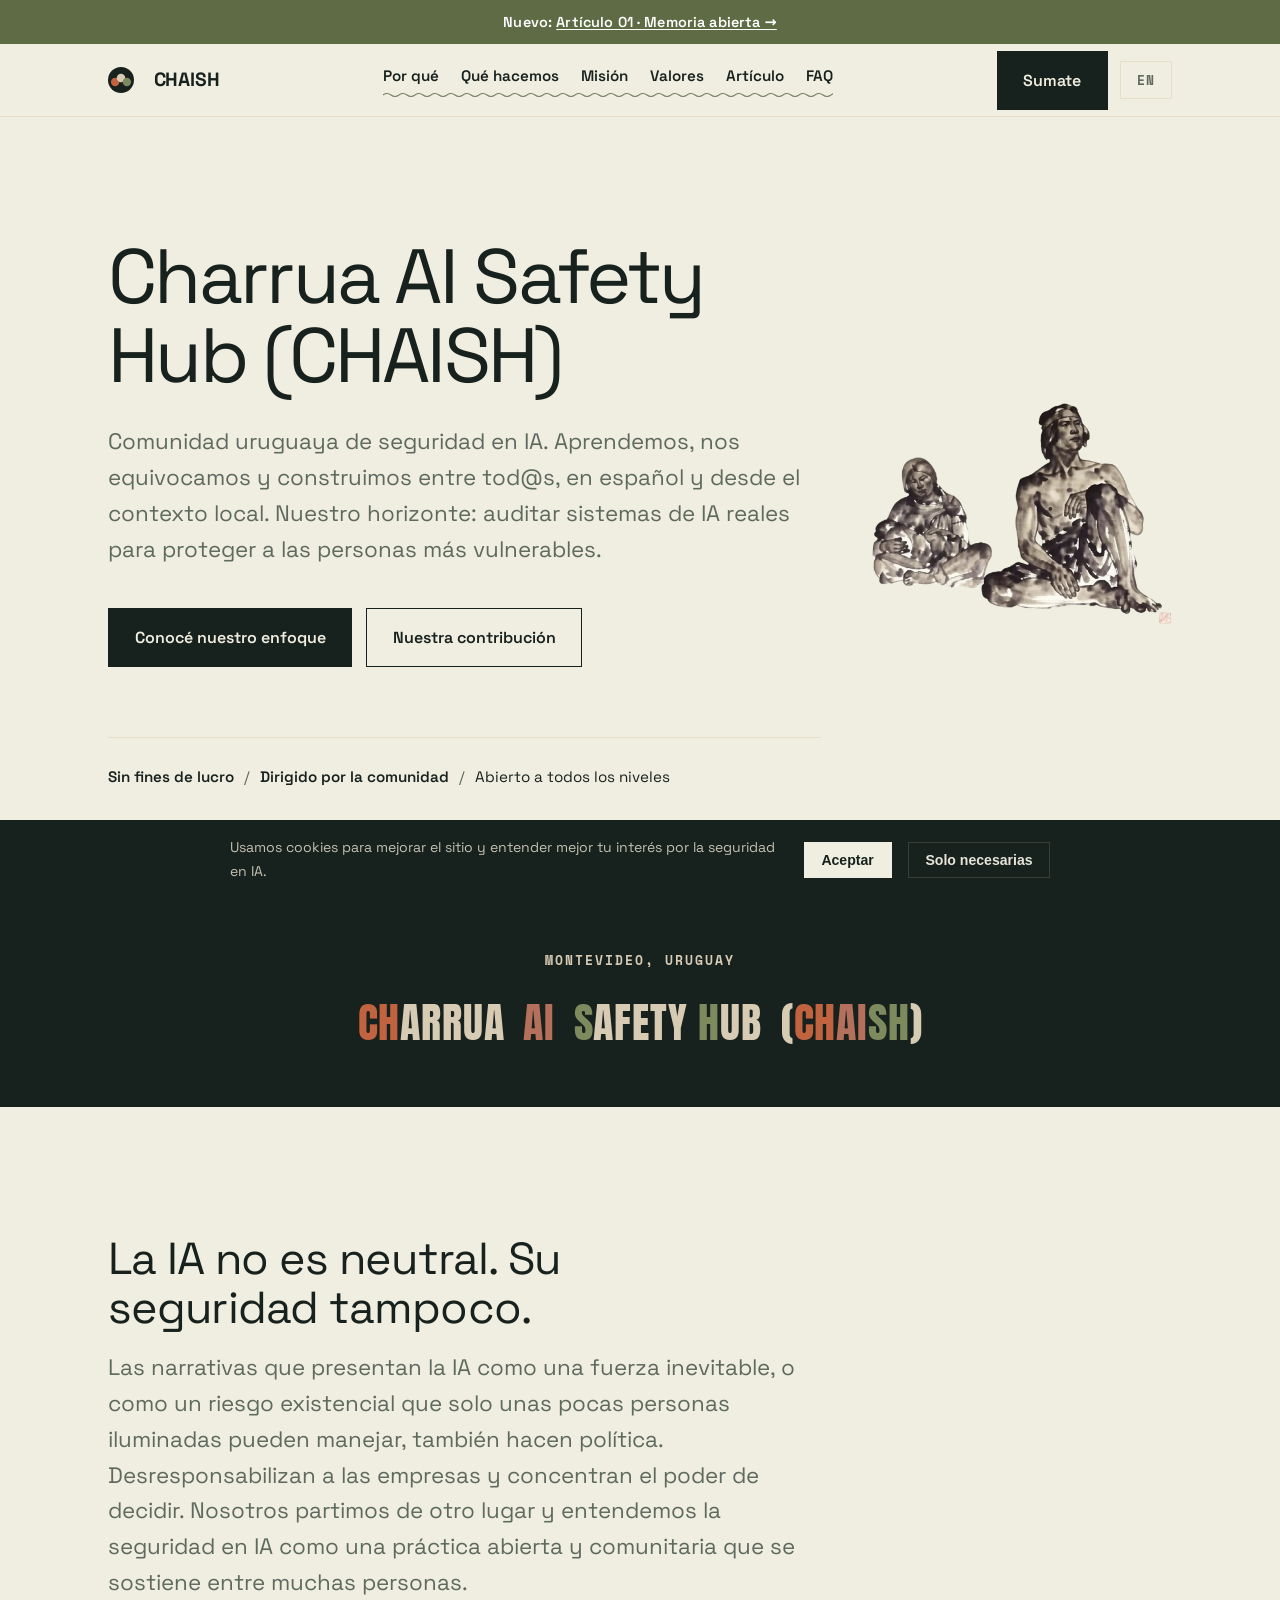
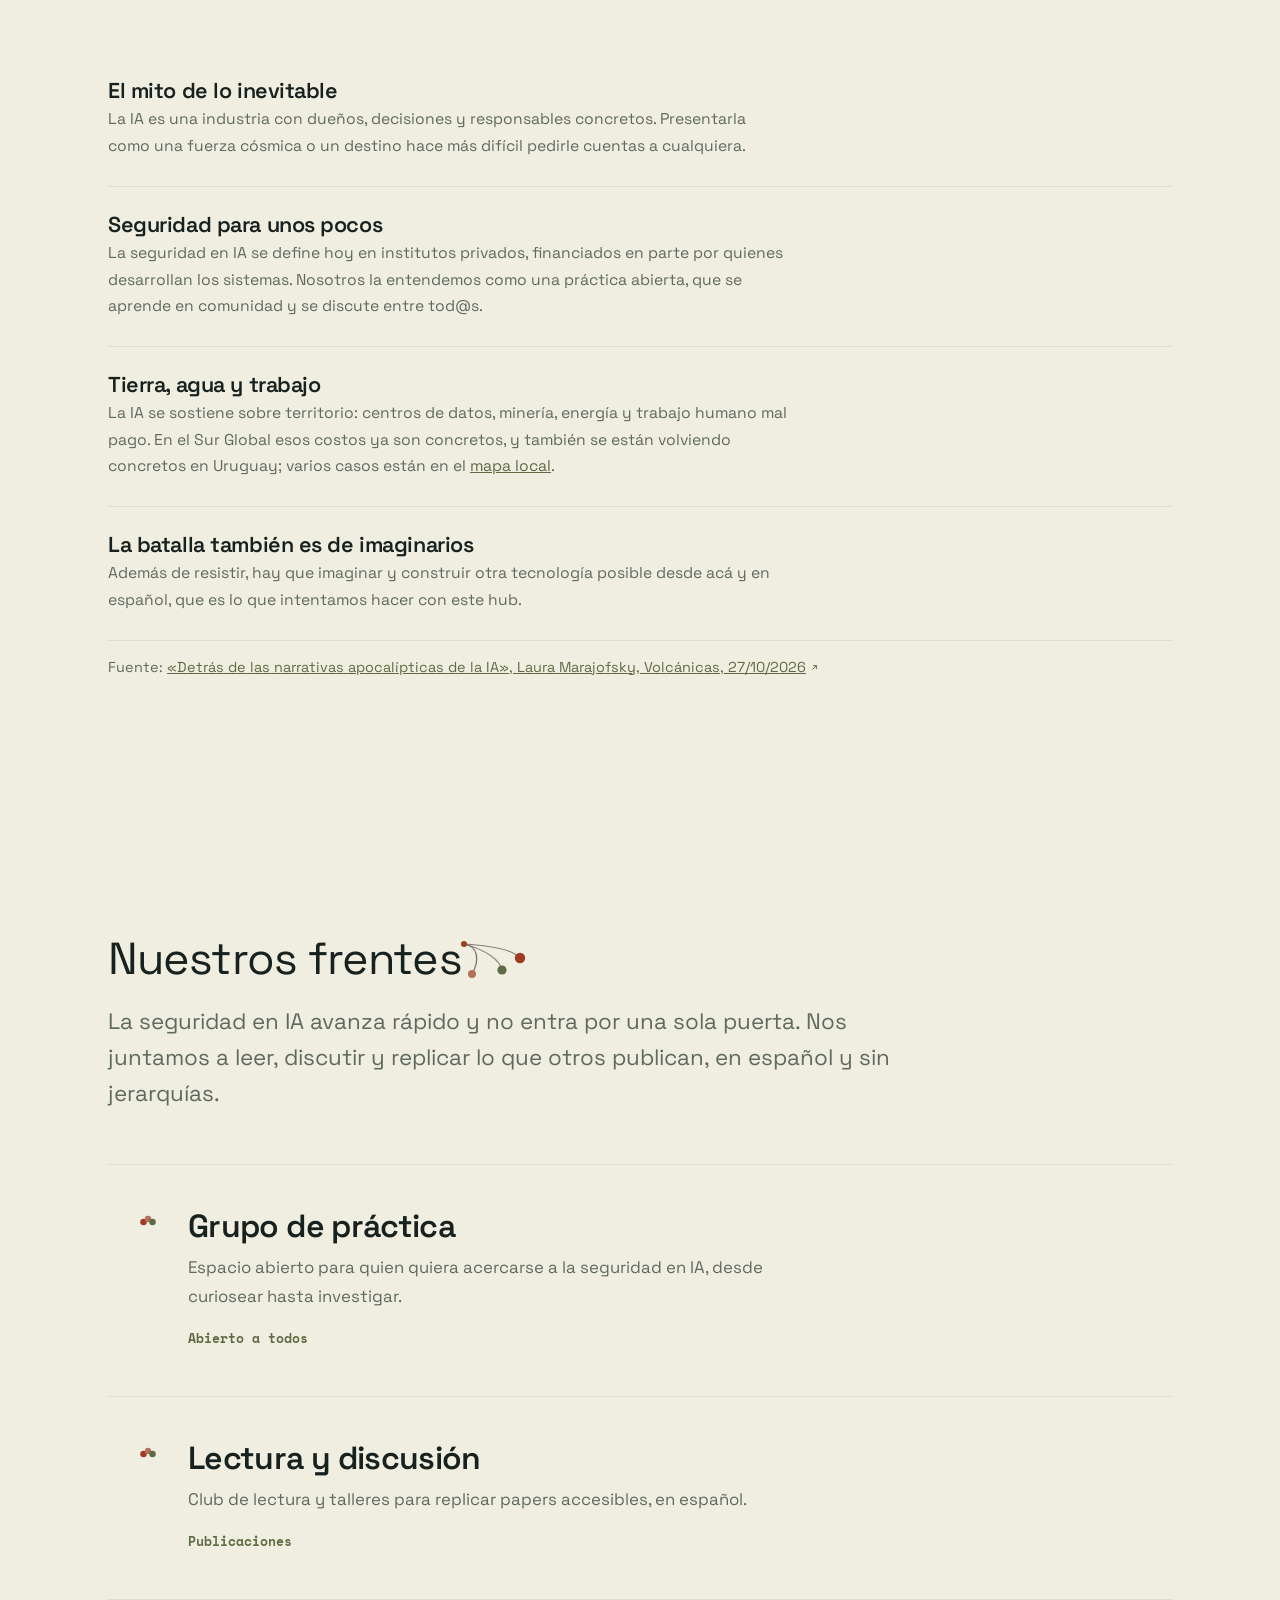
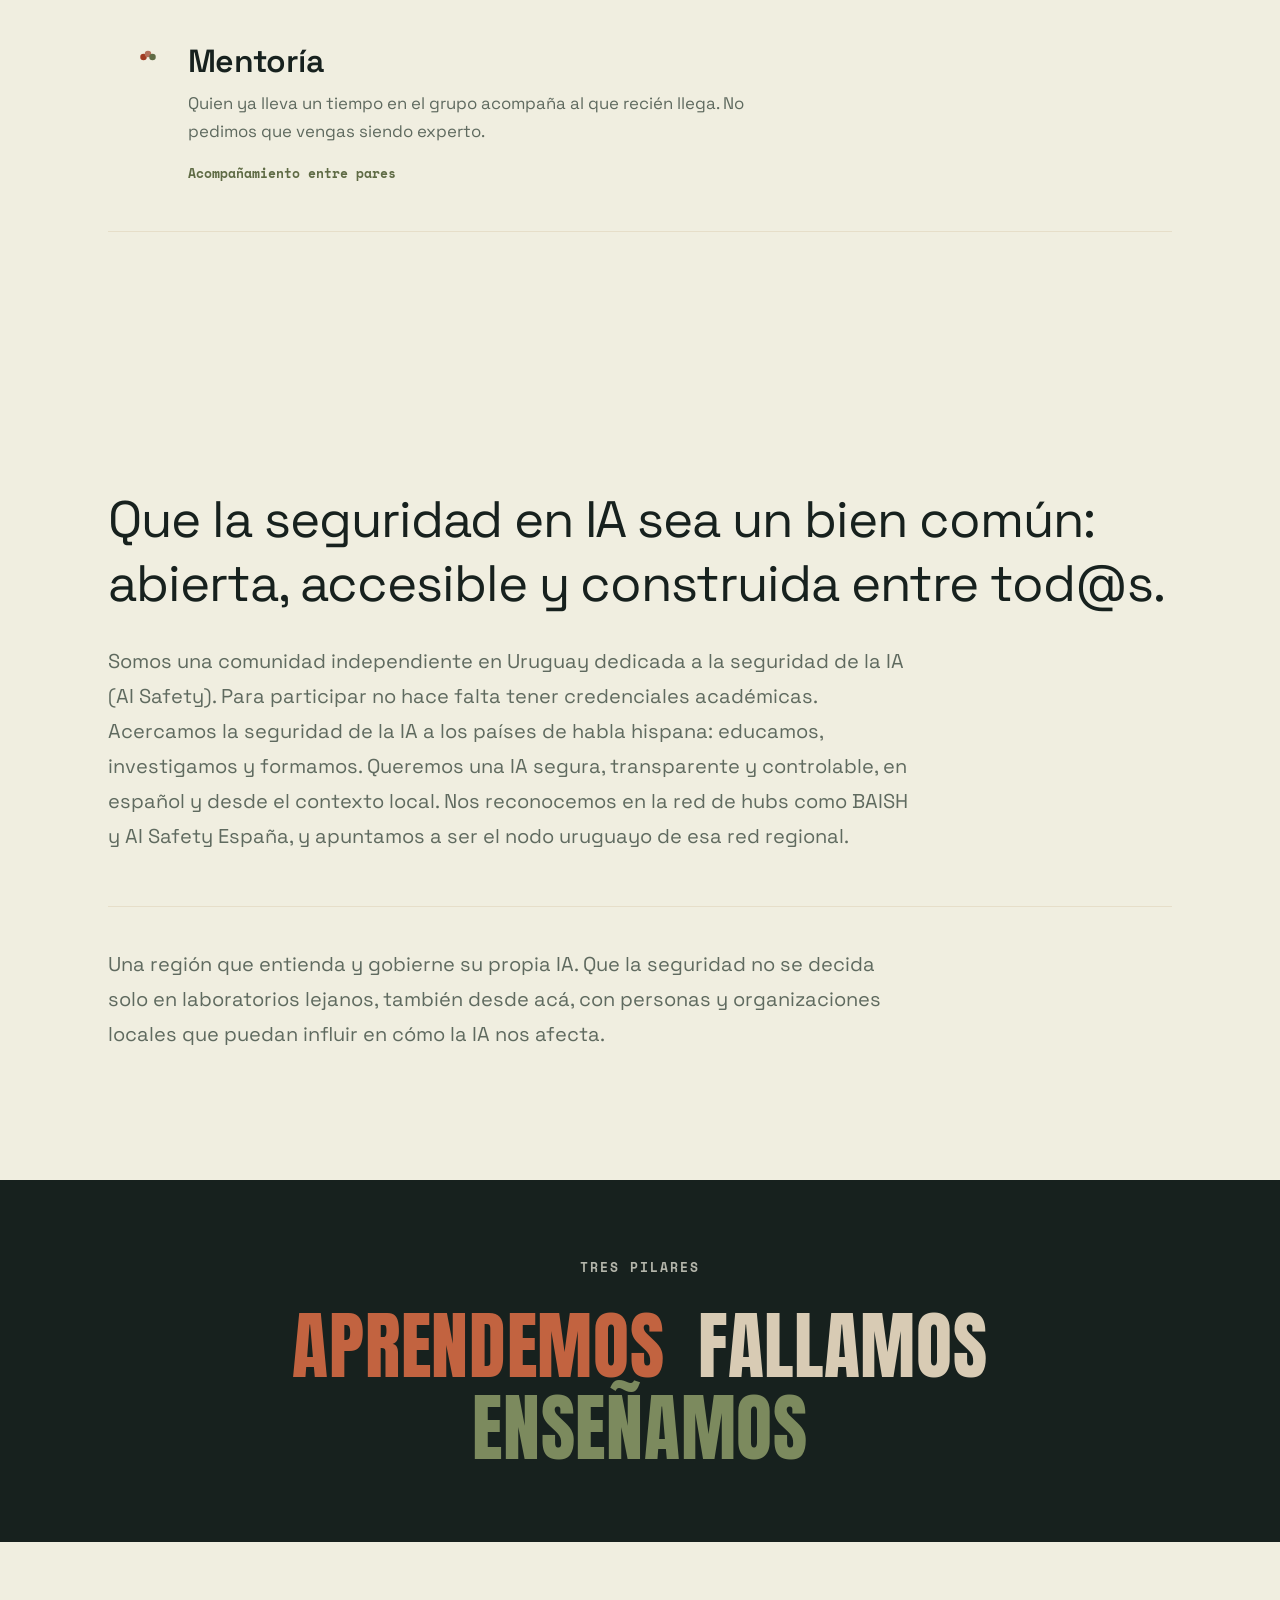
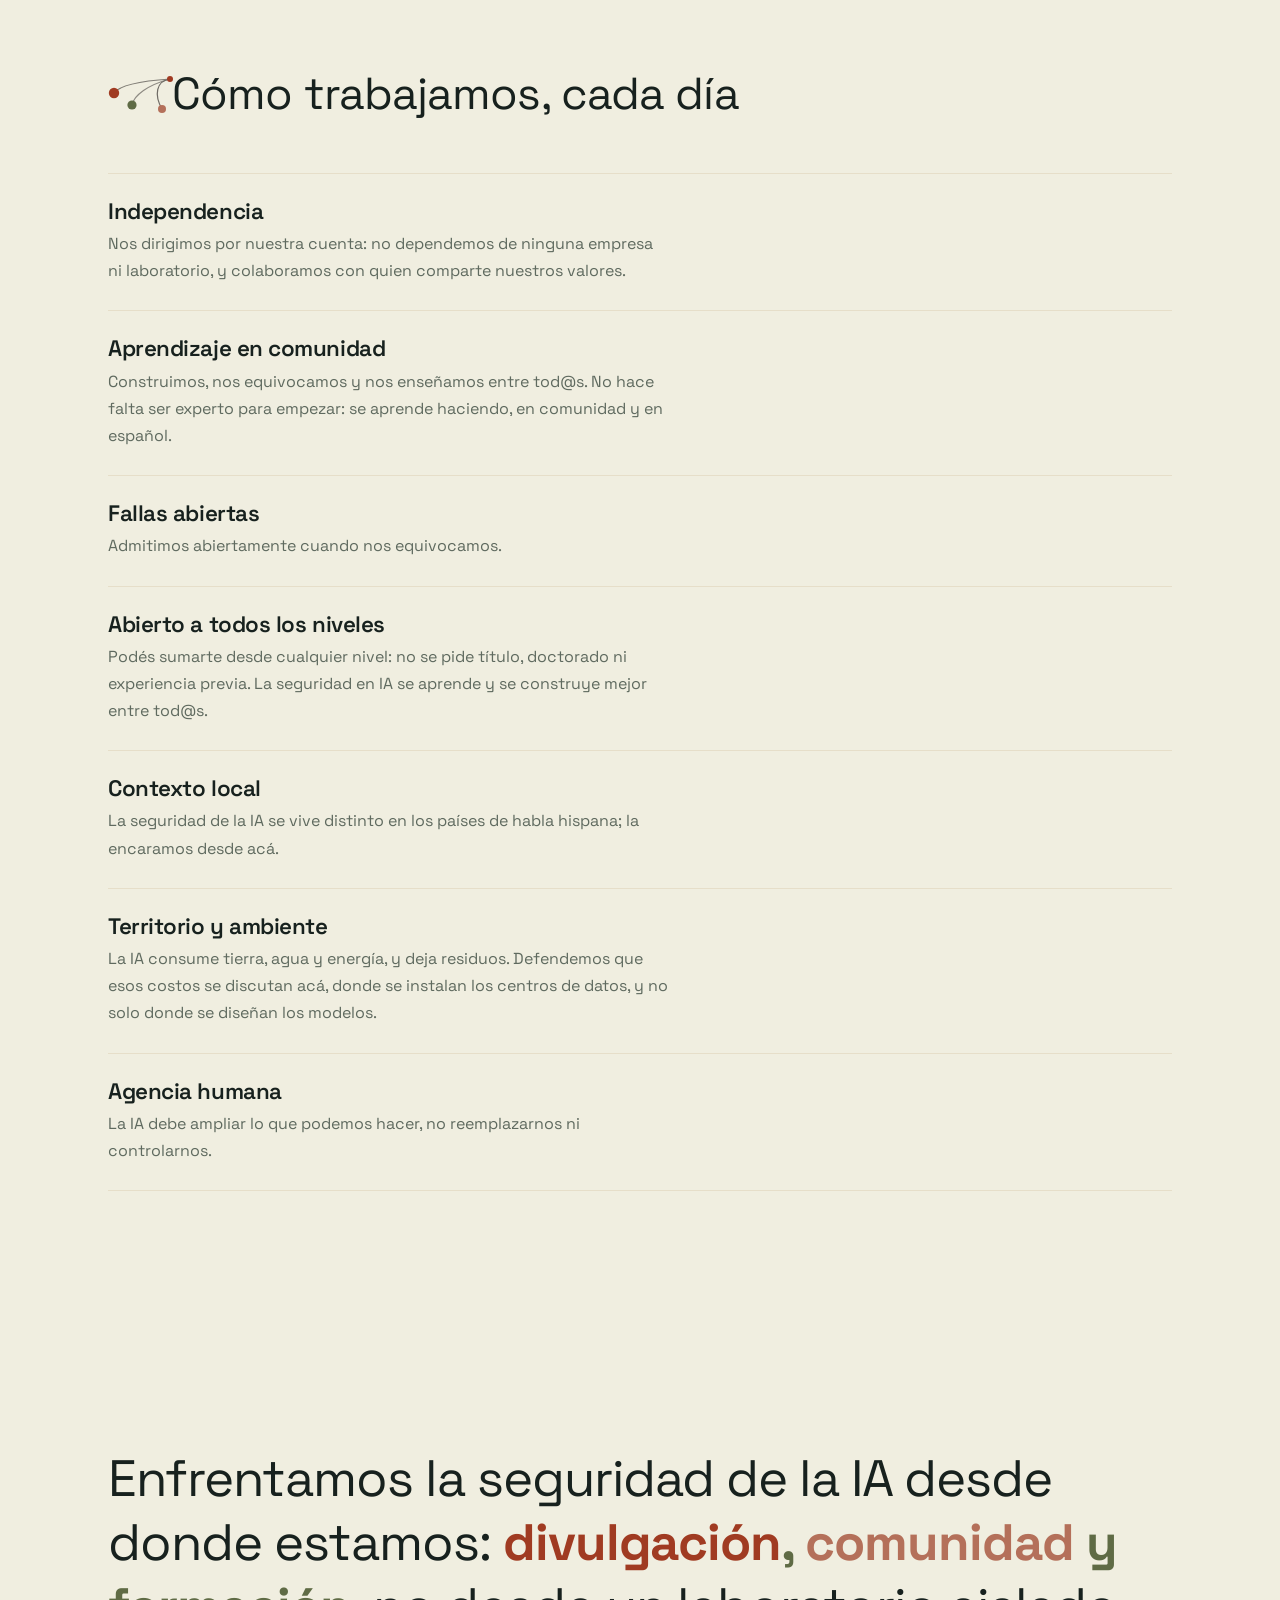
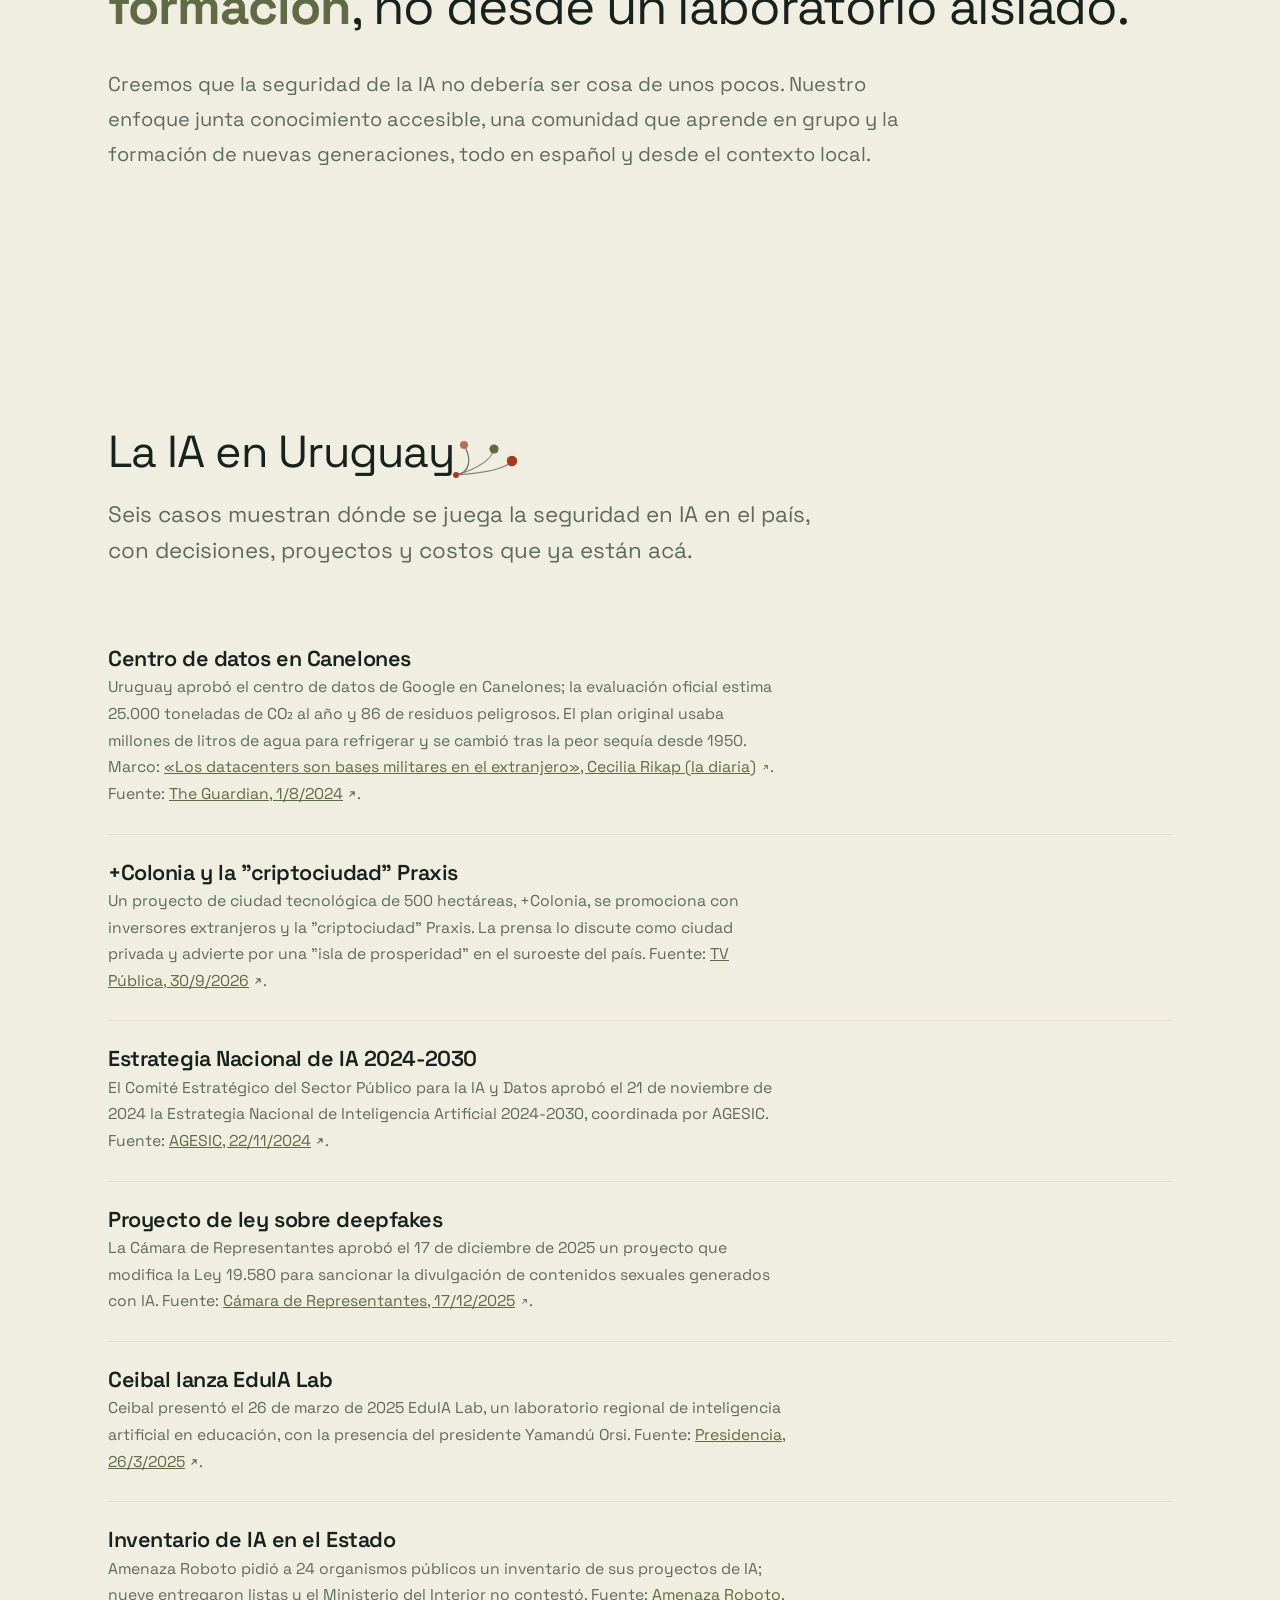
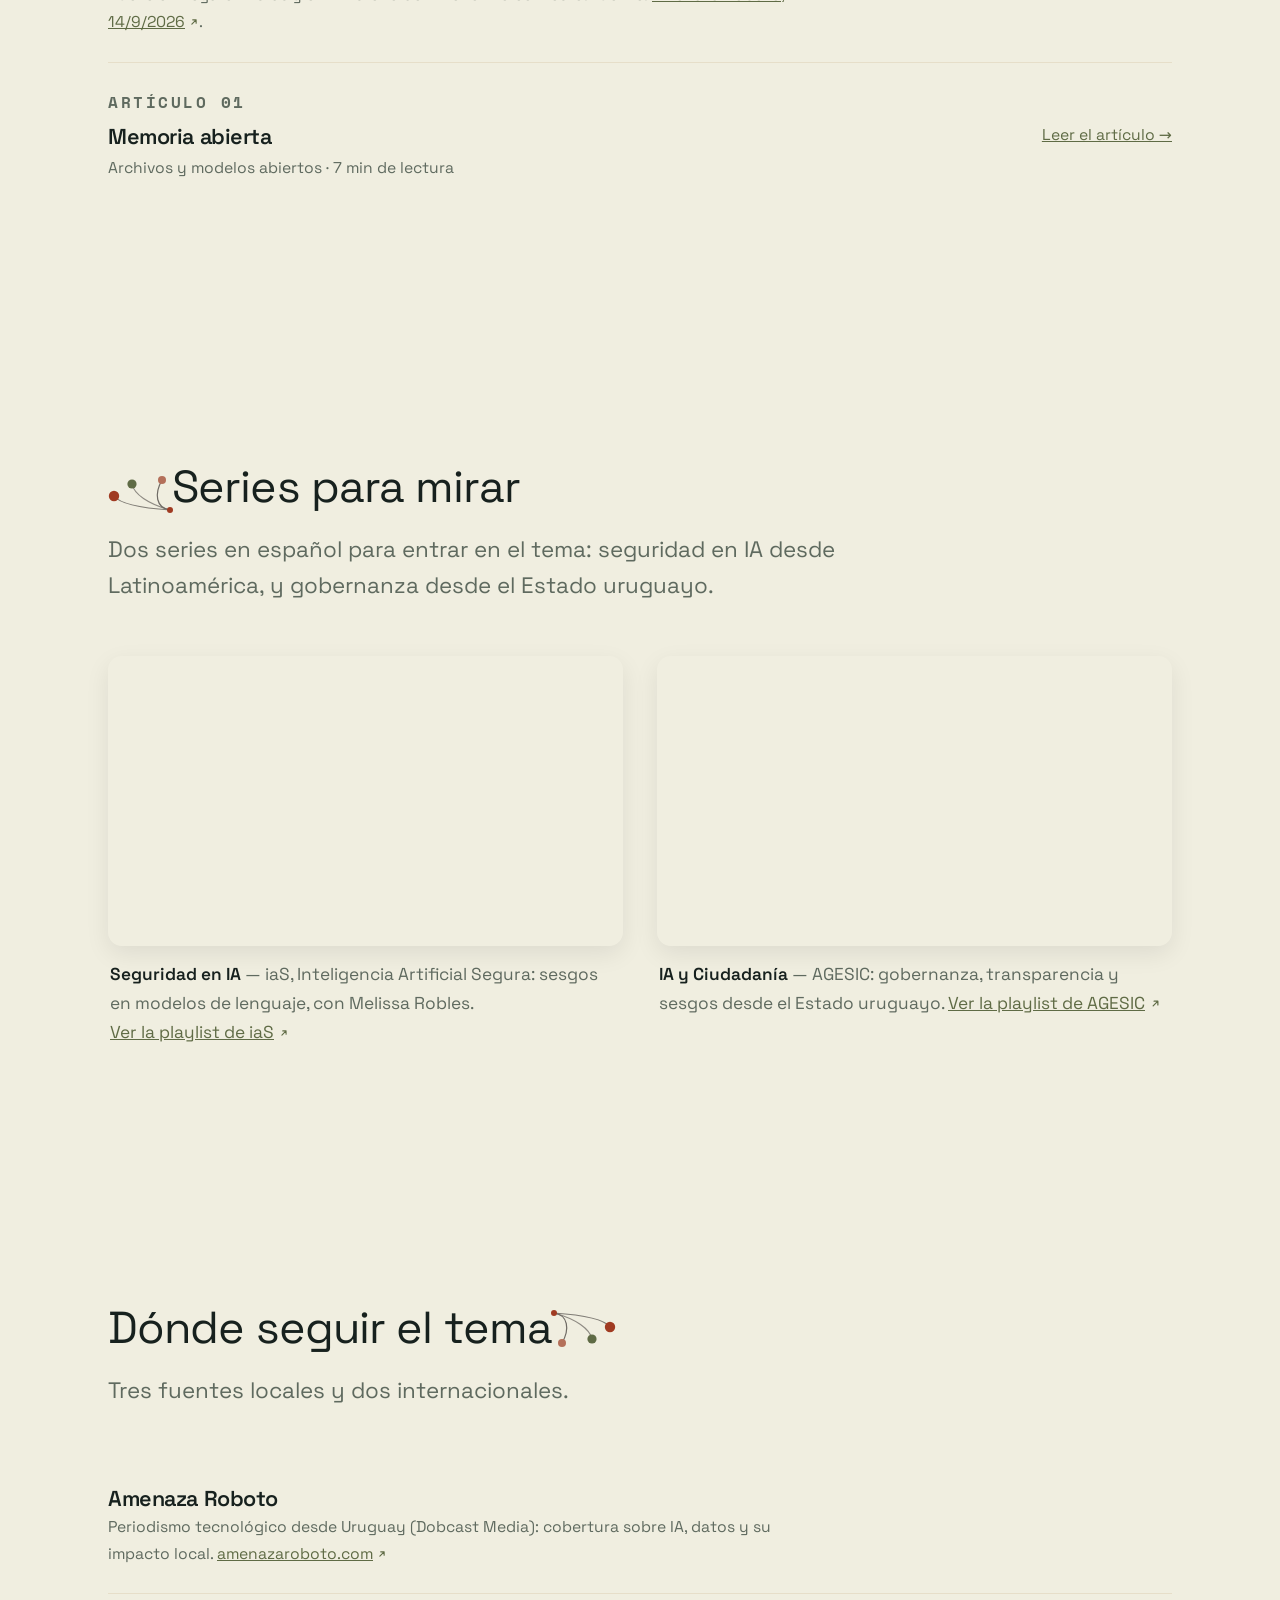
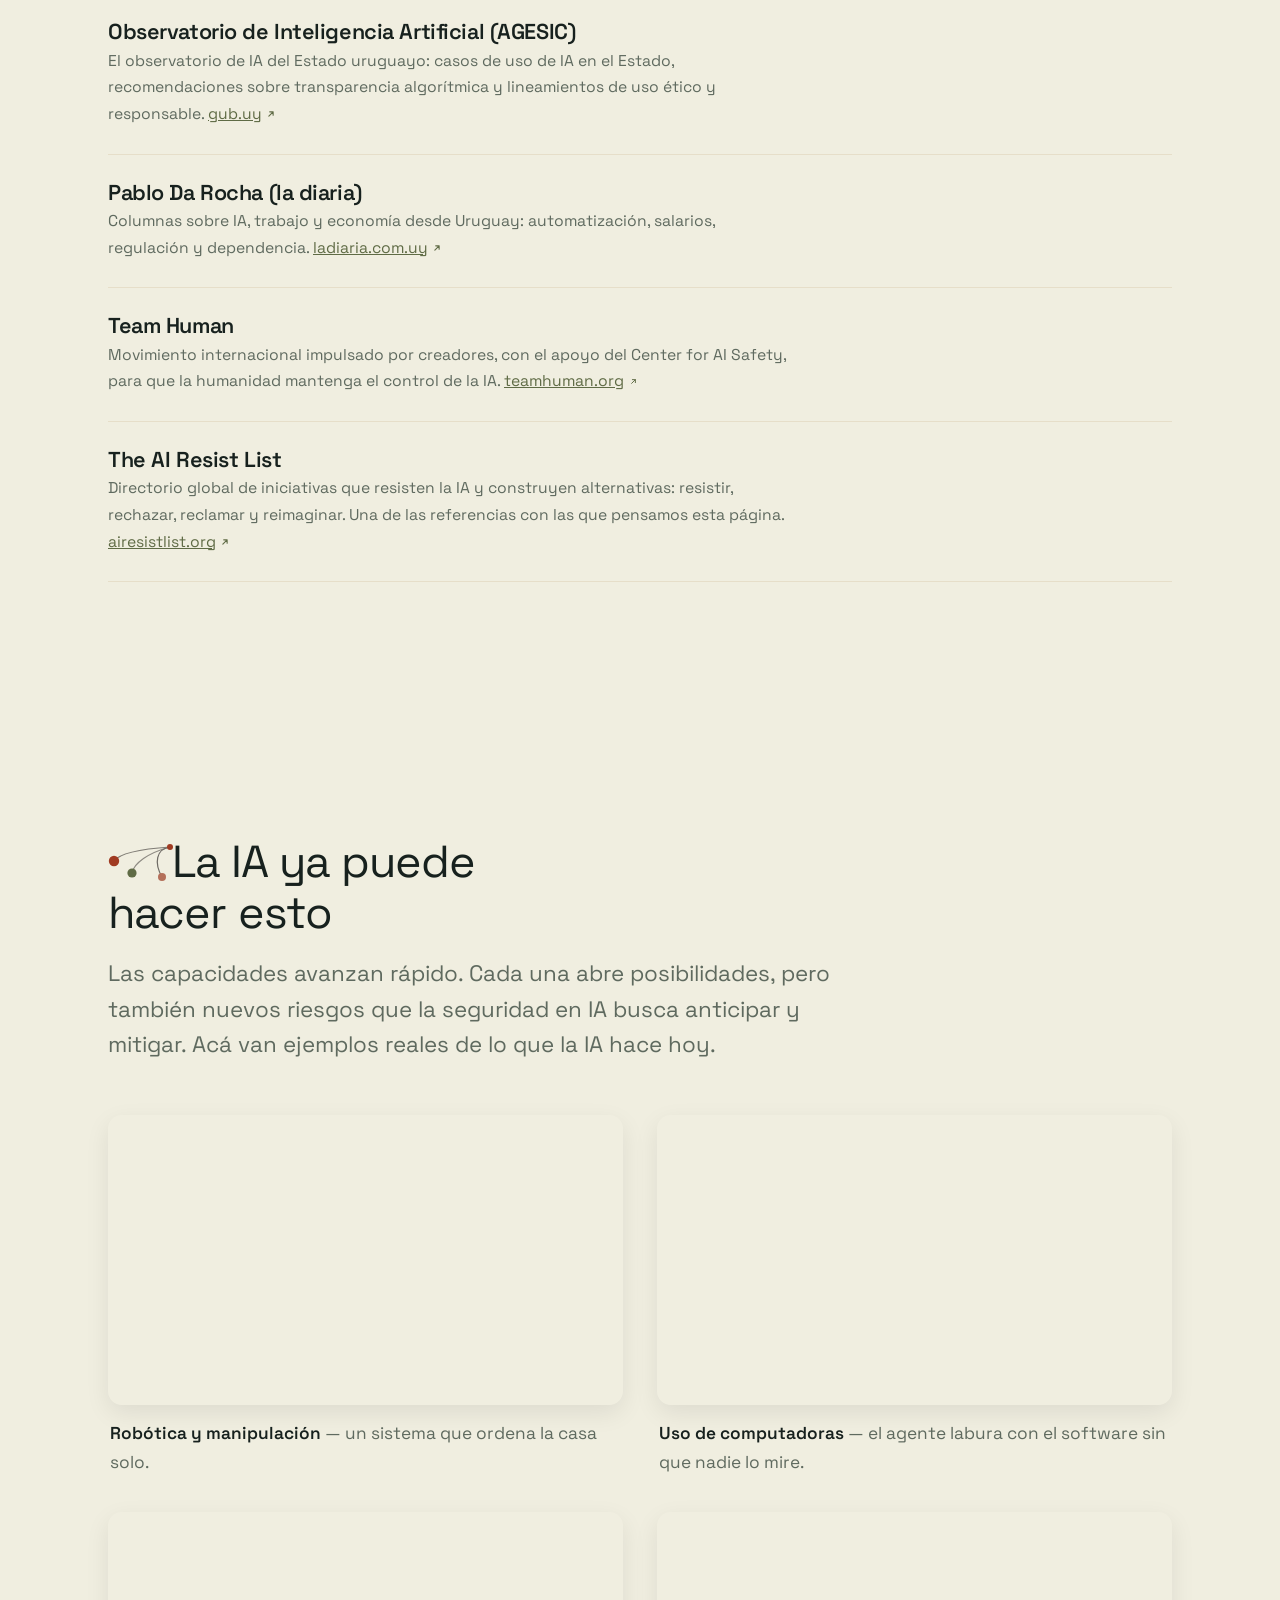
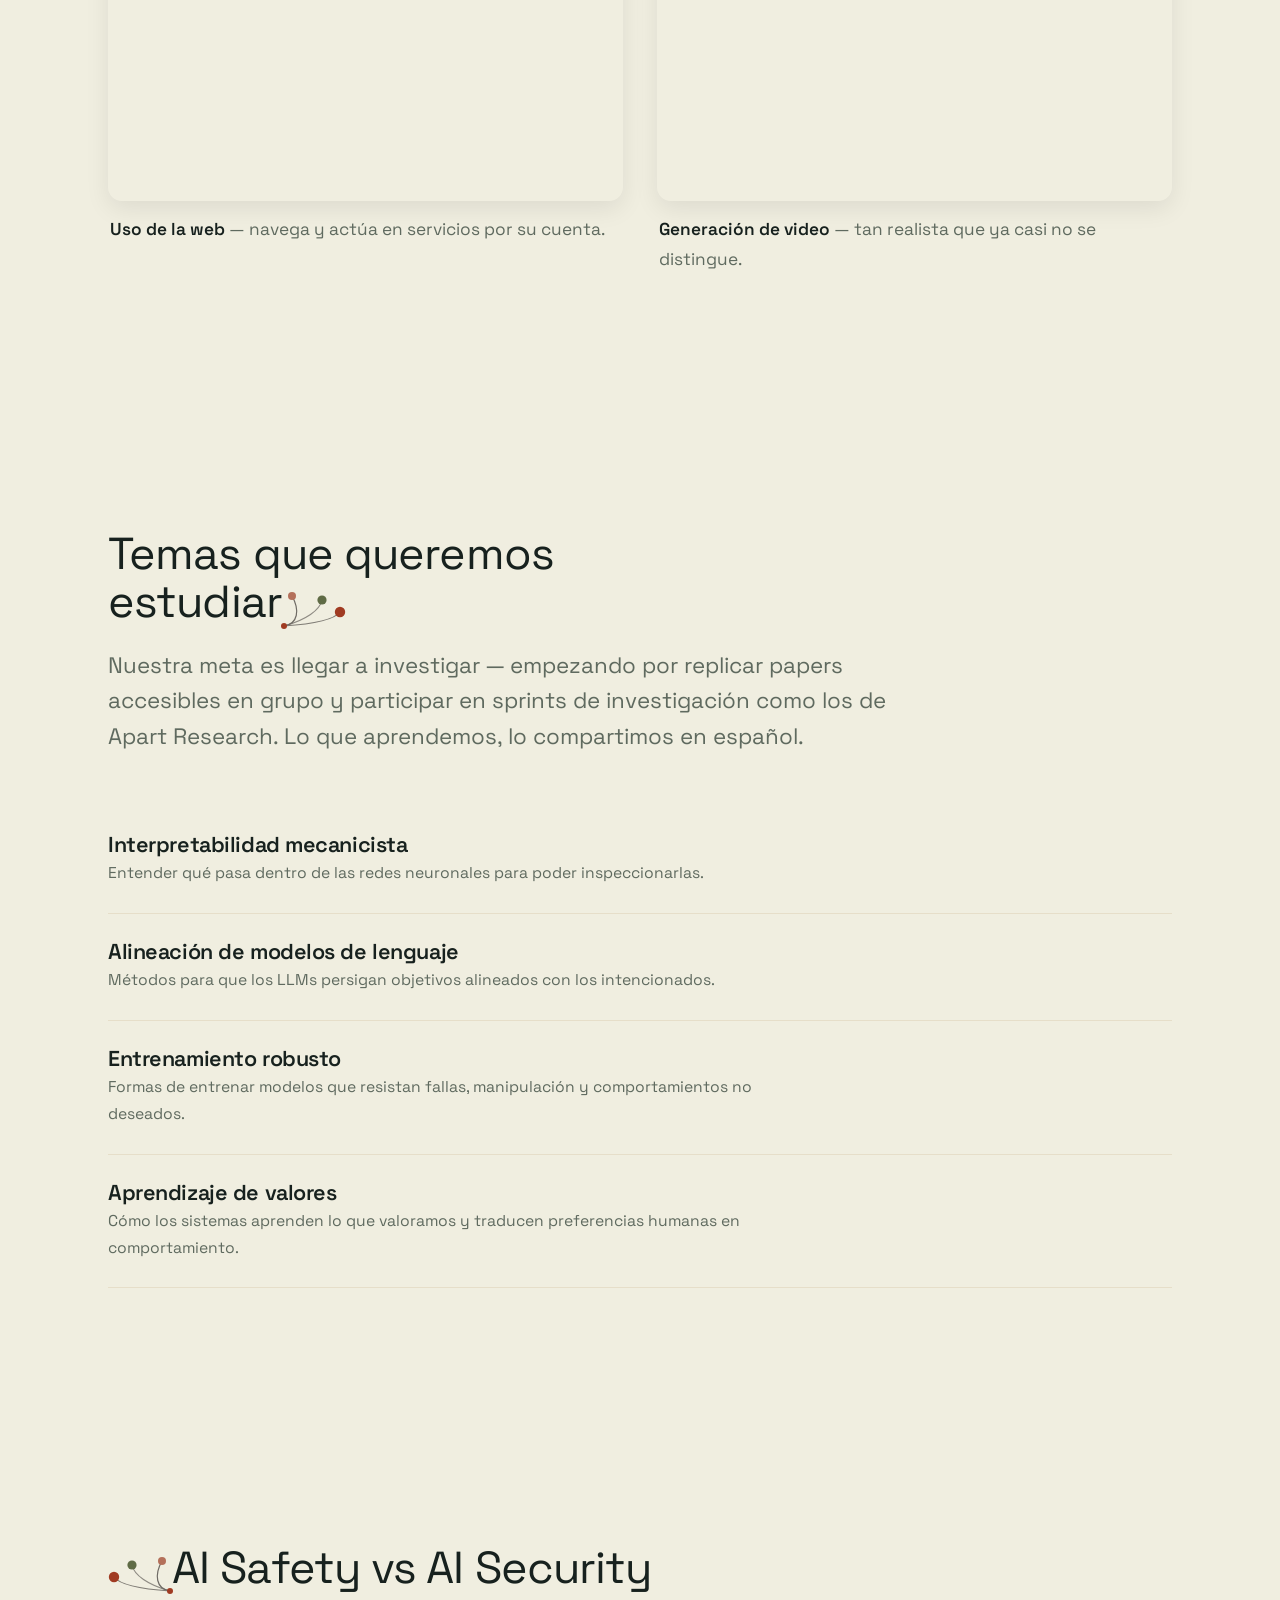
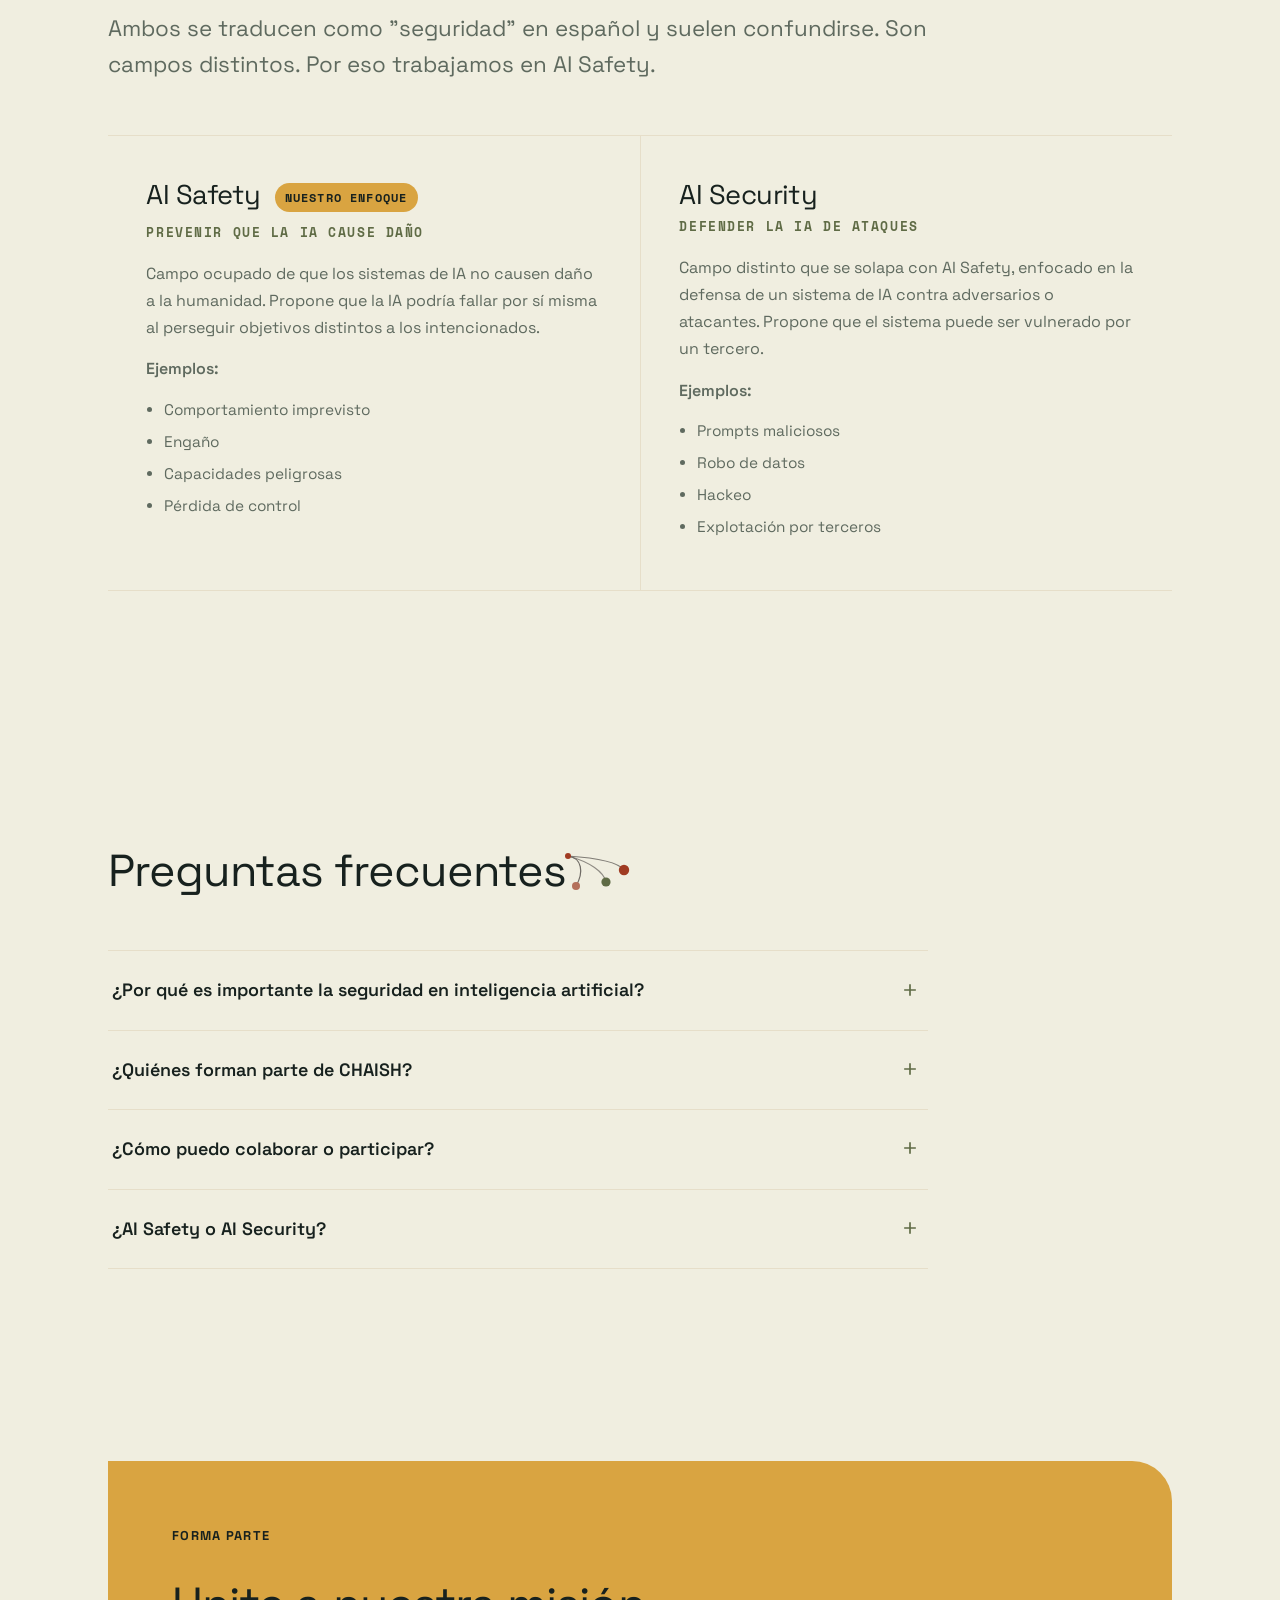
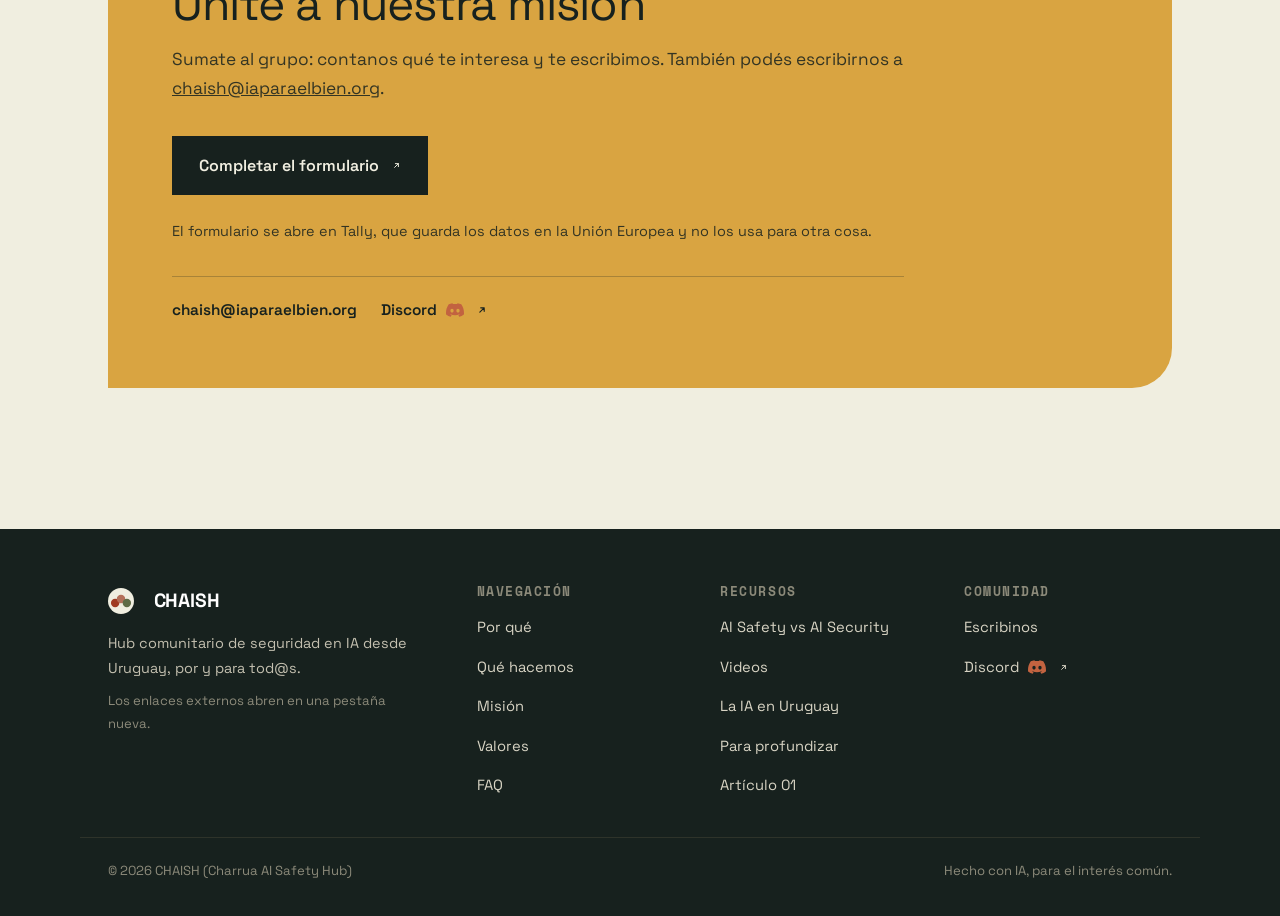
<file: index.html>
<!DOCTYPE html>
<html lang="es">
<head>
<meta charset="UTF-8">
<title>CHAISH · Seguridad en IA desde Uruguay</title>
<meta http-equiv="refresh" content="0; url=chaish/">
<meta http-equiv="Content-Security-Policy" content="default-src 'none'; script-src 'none'; style-src 'none'; img-src 'none'; connect-src 'none'; frame-src 'none'; base-uri 'none'; form-action 'none'">
<meta name="referrer" content="strict-origin-when-cross-origin">
<link rel="canonical" href="chaish/">
<!-- context7:meta:begin -->
<meta name="context7-site-verification" content="ask_b1bd943202d5e59a5a562503">
<!-- context7:meta:end -->
</head>
<body>
<!-- context7:note:begin -->
<blockquote data-context7-ask="true" aria-hidden="true" hidden>
  <h2>Search</h2>
  <p>Page index: https://iaparaelbien.org/llms.txt.</p>
  <p>This site has a search endpoint: https://context7.com/api/v2/ask?siteKey=ask_b1bd943202d5e59a5a562503&amp;query=&lt;URL-encoded question&gt;. It returns documentation that answers the question, with a source link for each part. No API key is needed. If nothing matches, it says so.</p>
</blockquote>
<!-- context7:note:end -->
<p>Redirigiendo a <a href="chaish/">CHAISH · Seguridad en IA desde Uruguay</a>…</p>
</body>
</html>
</file>
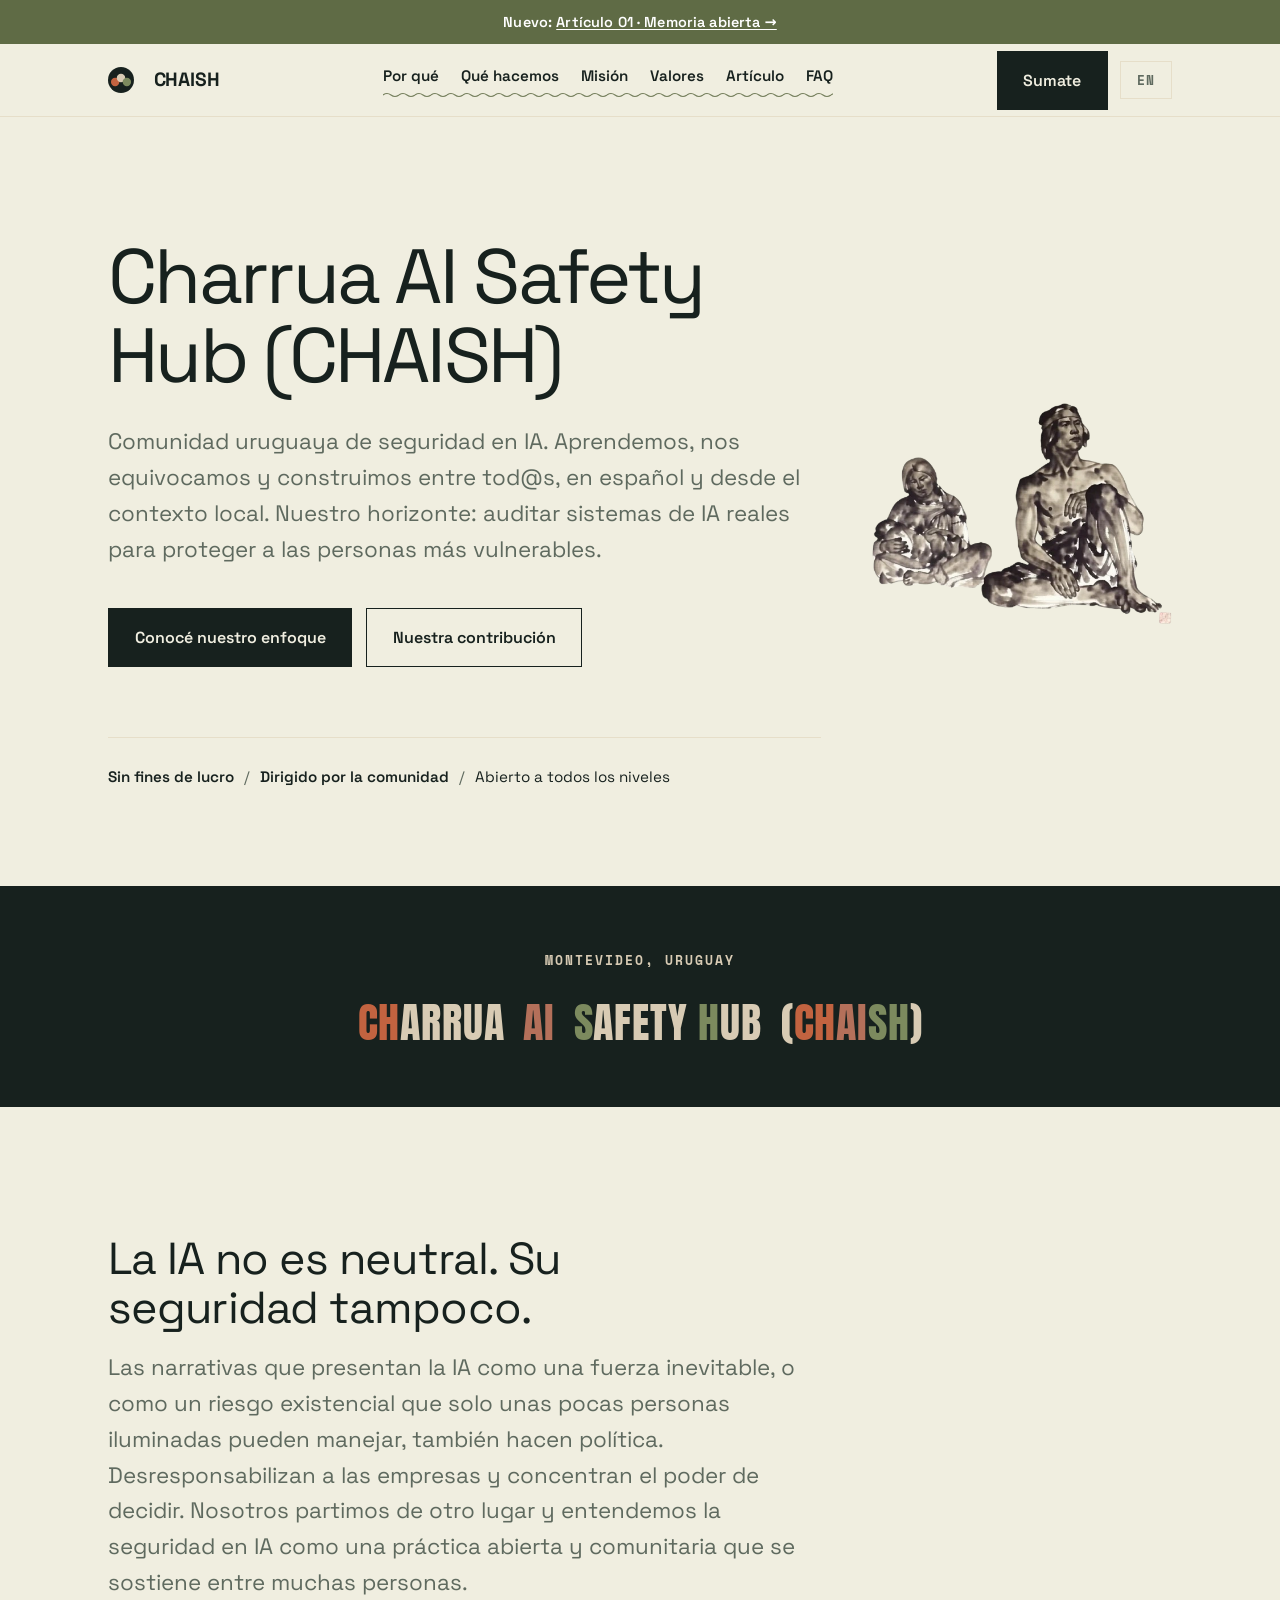
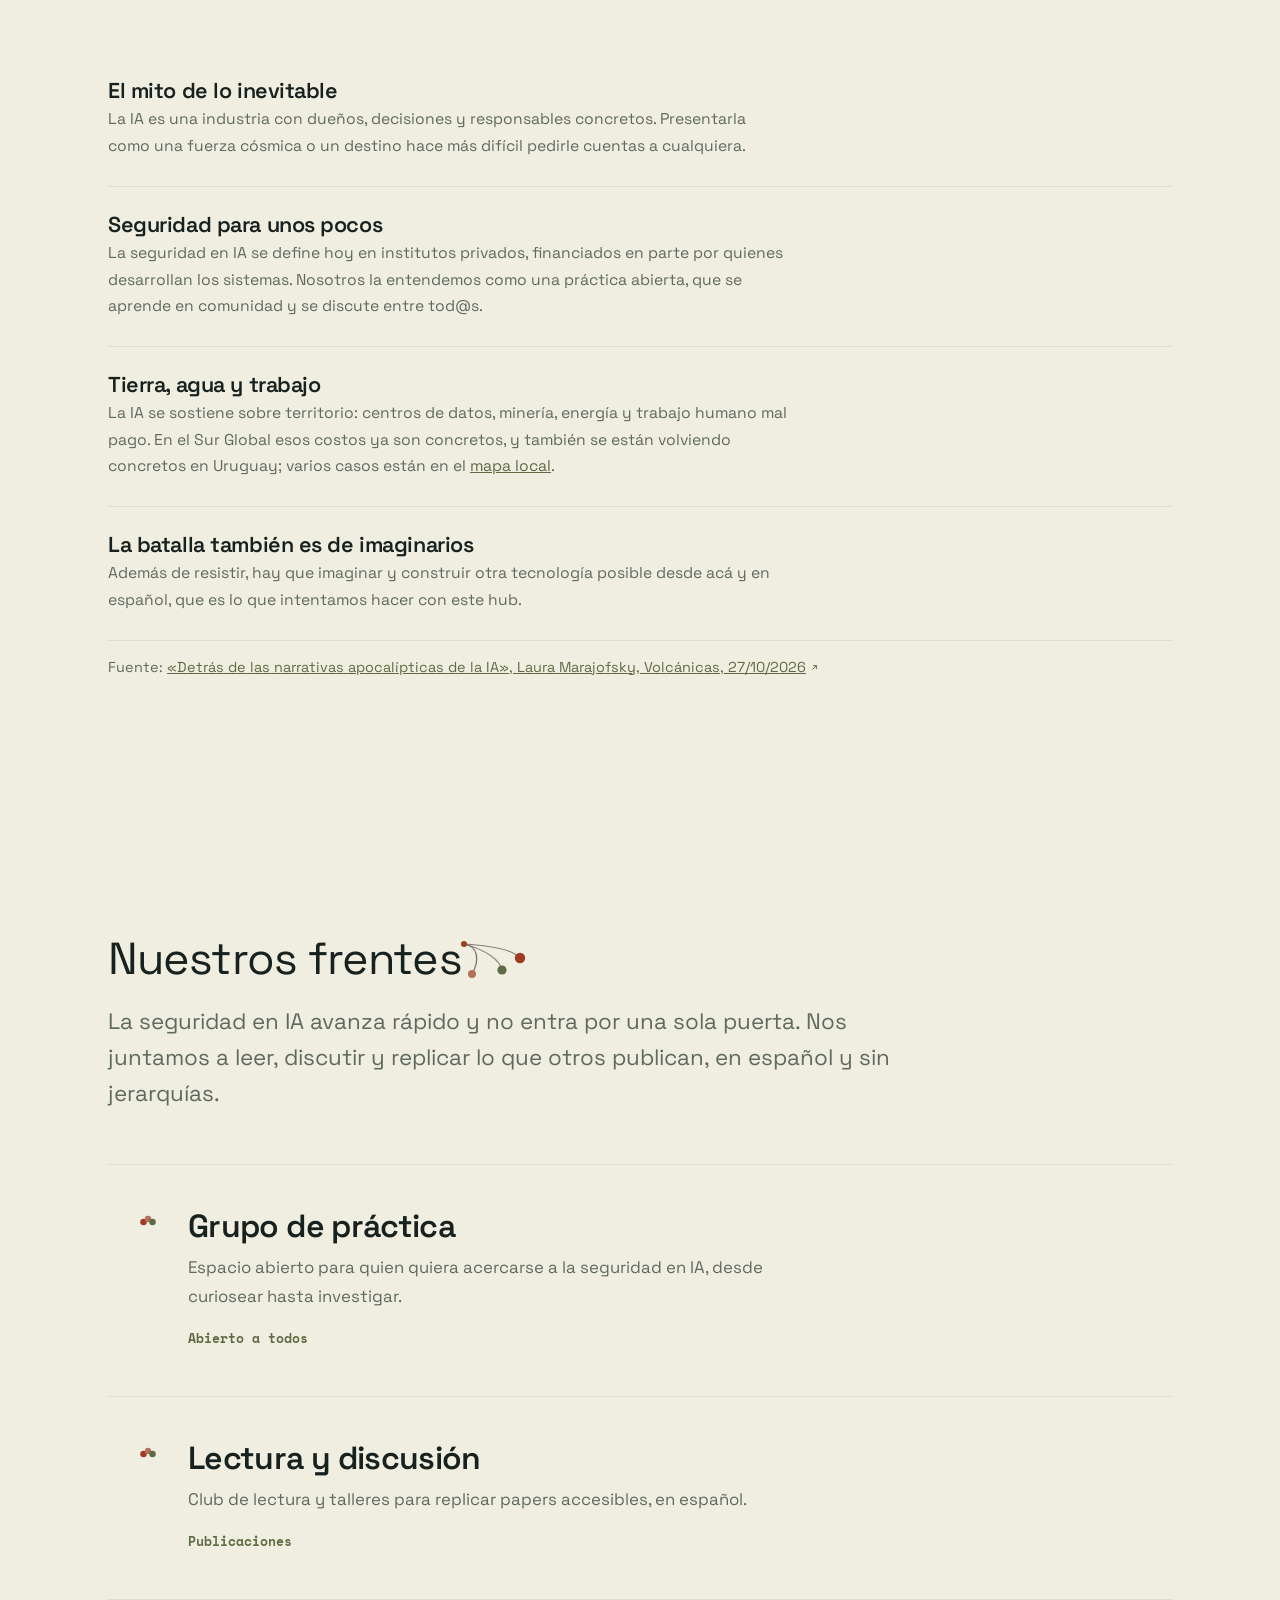
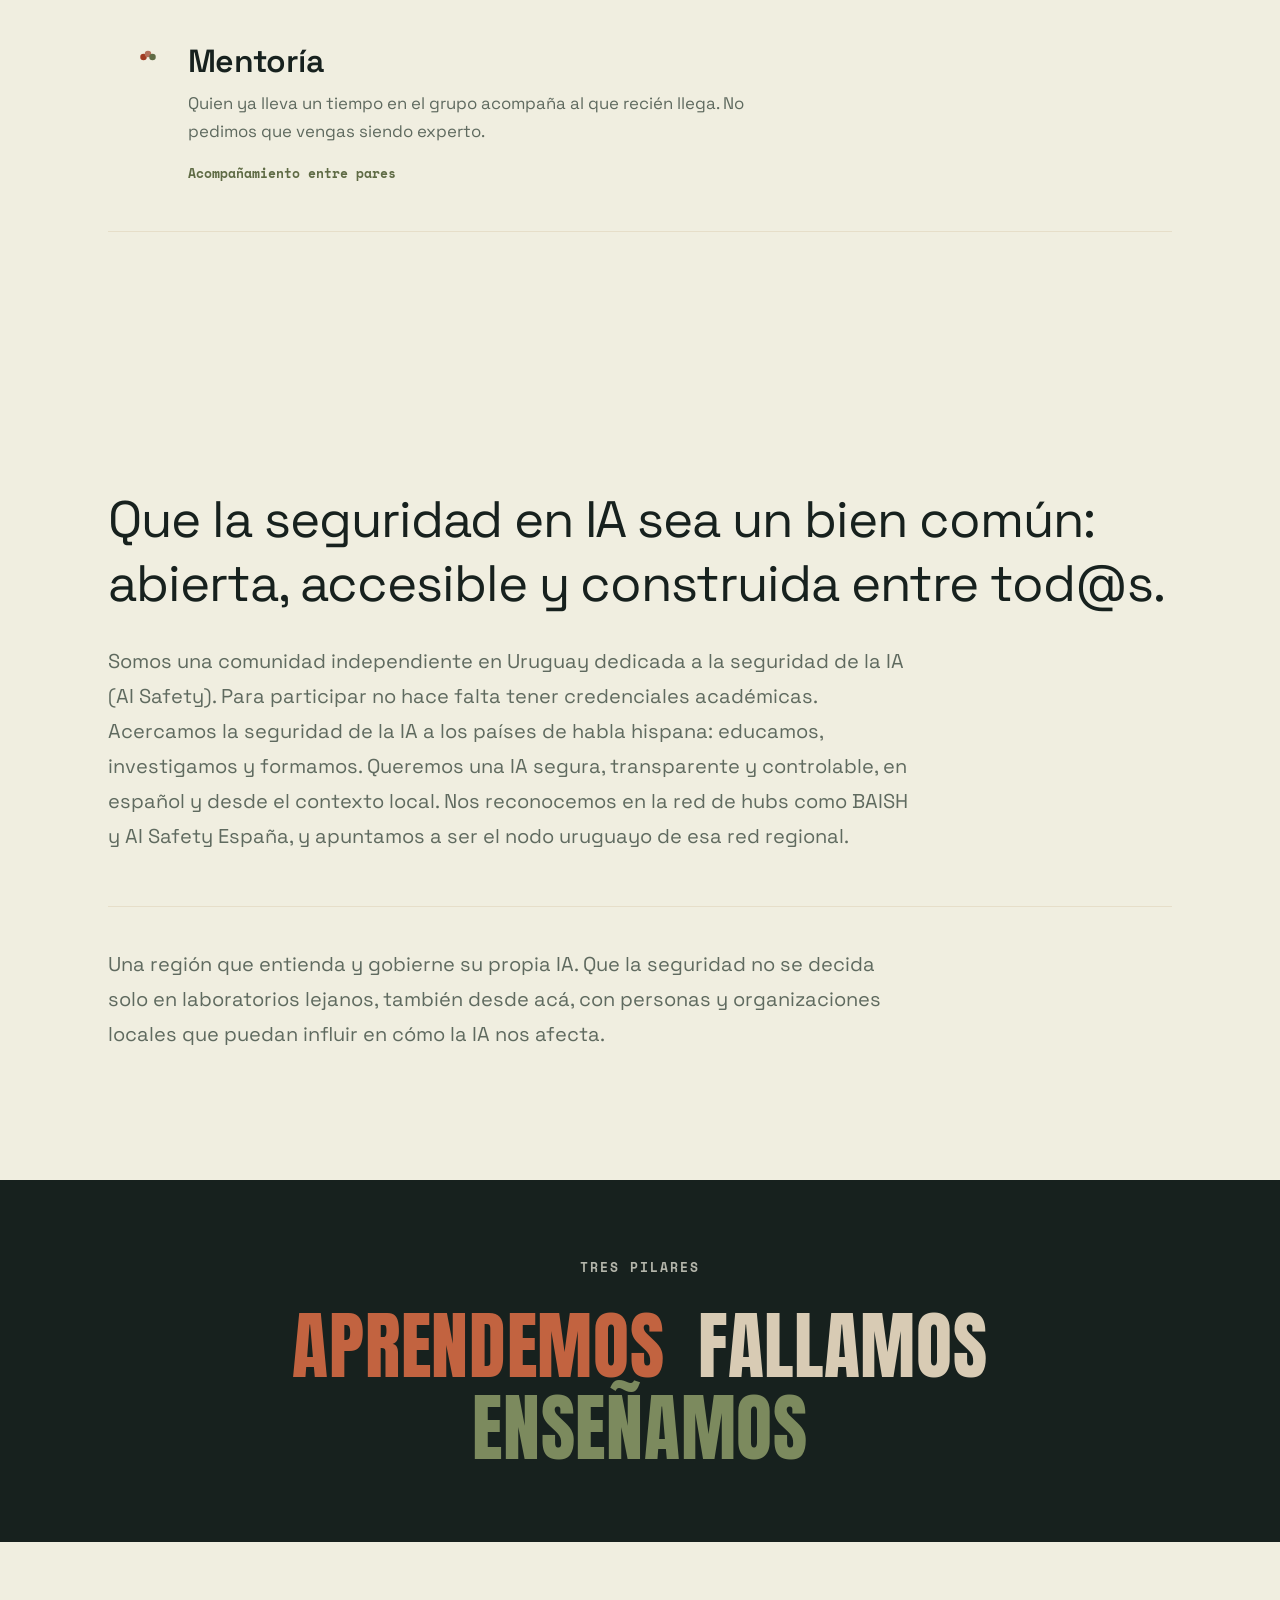
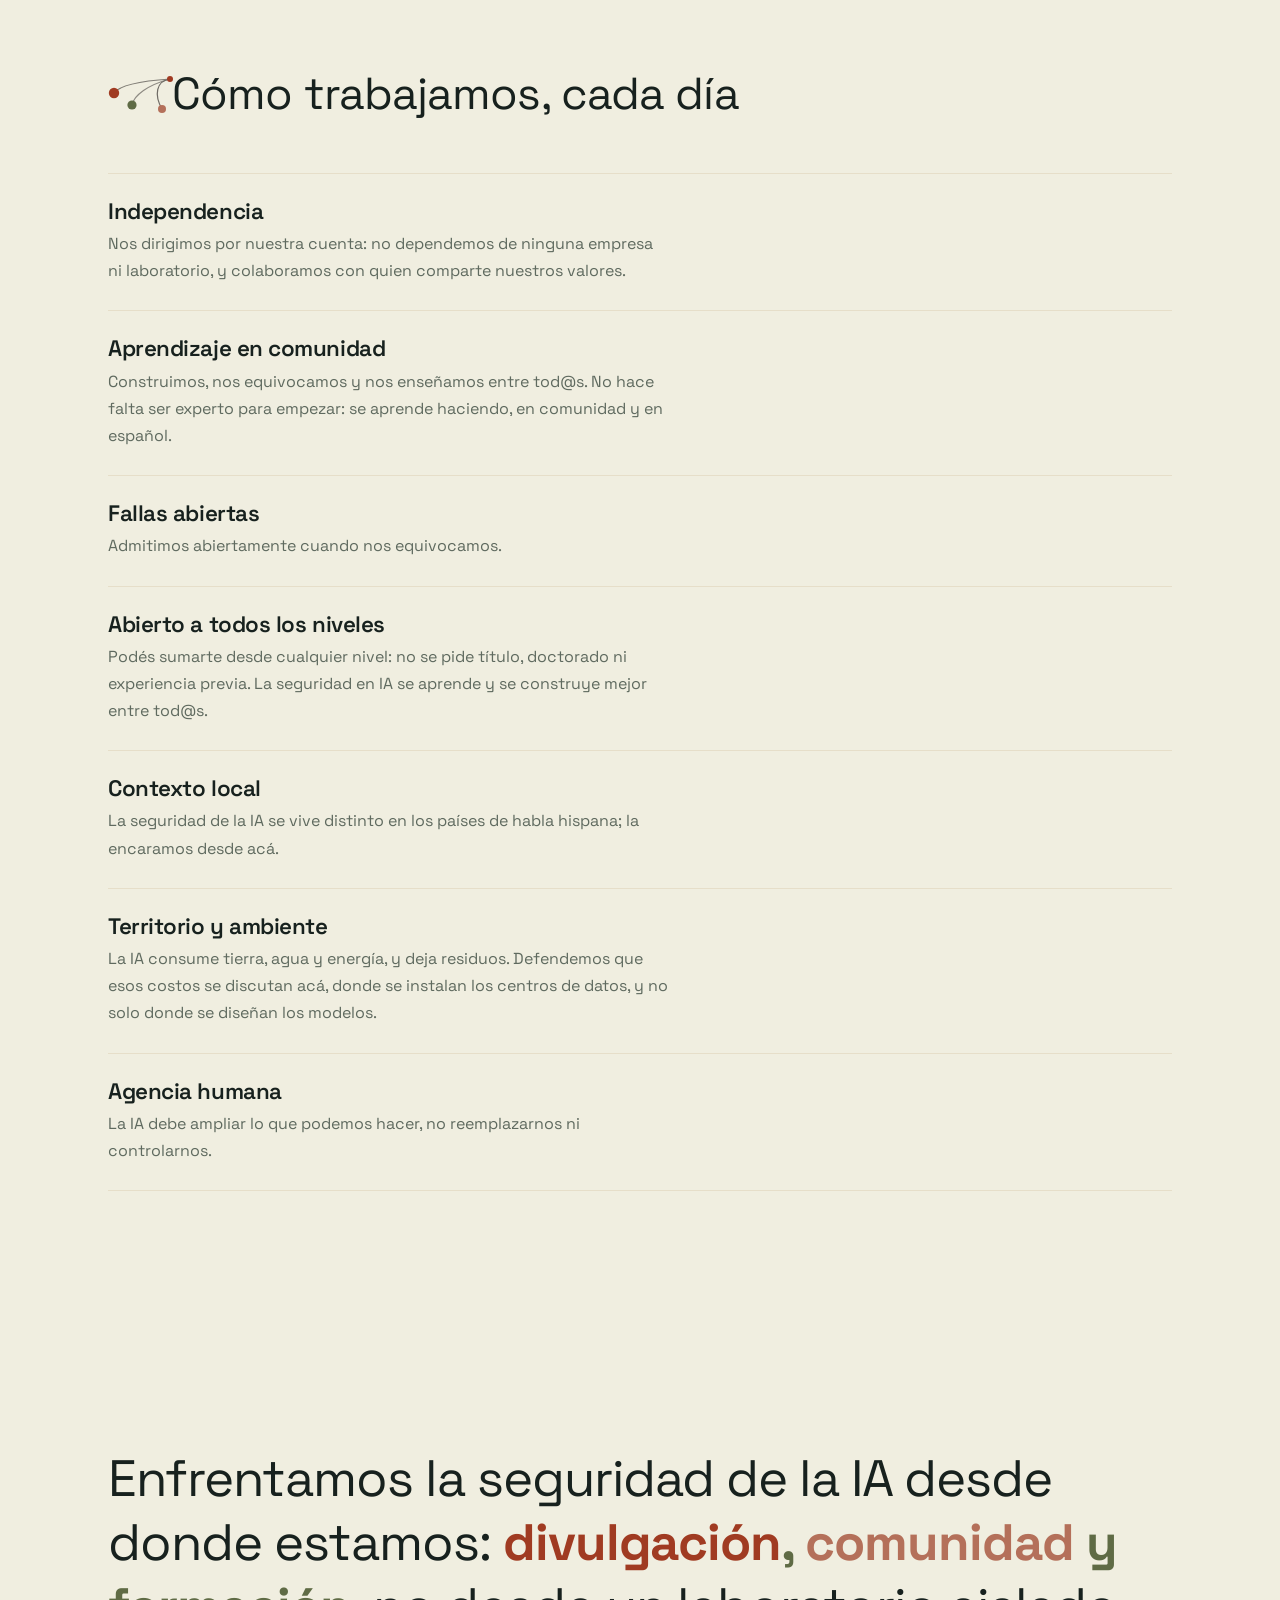
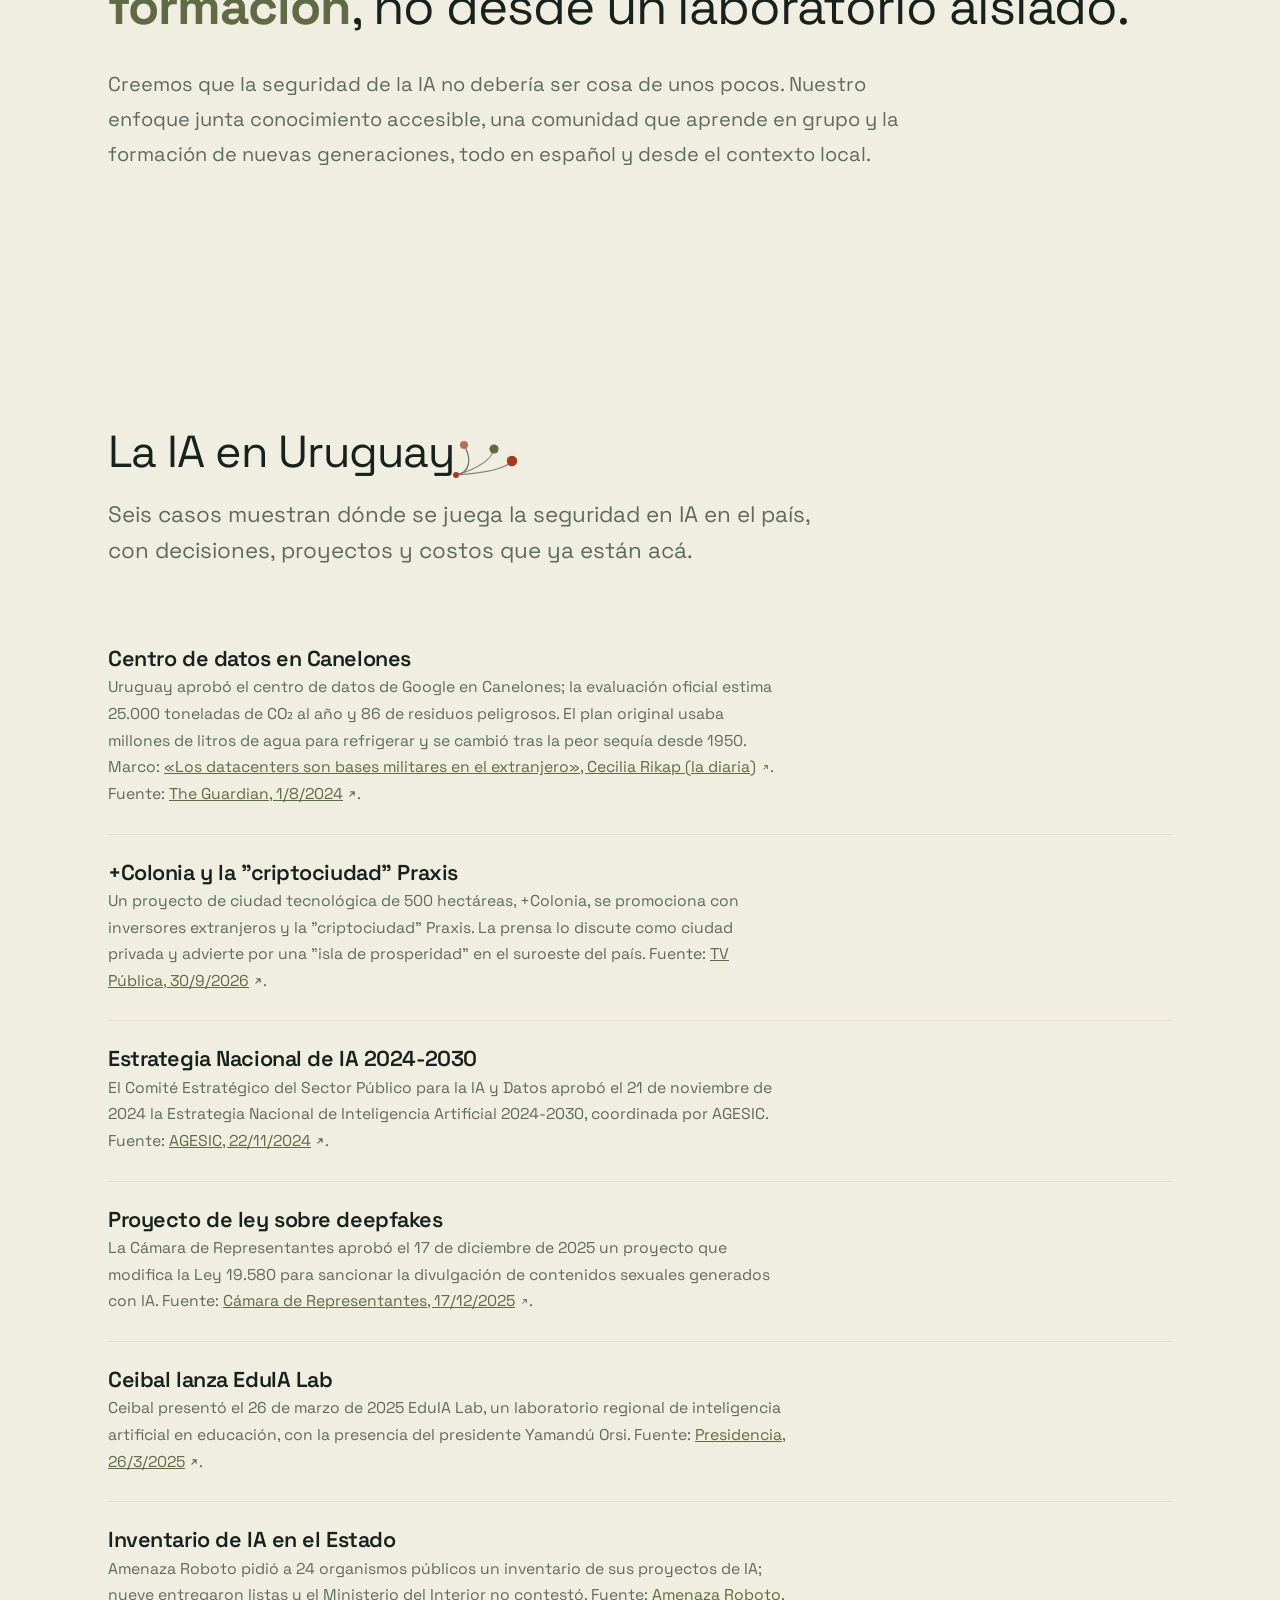
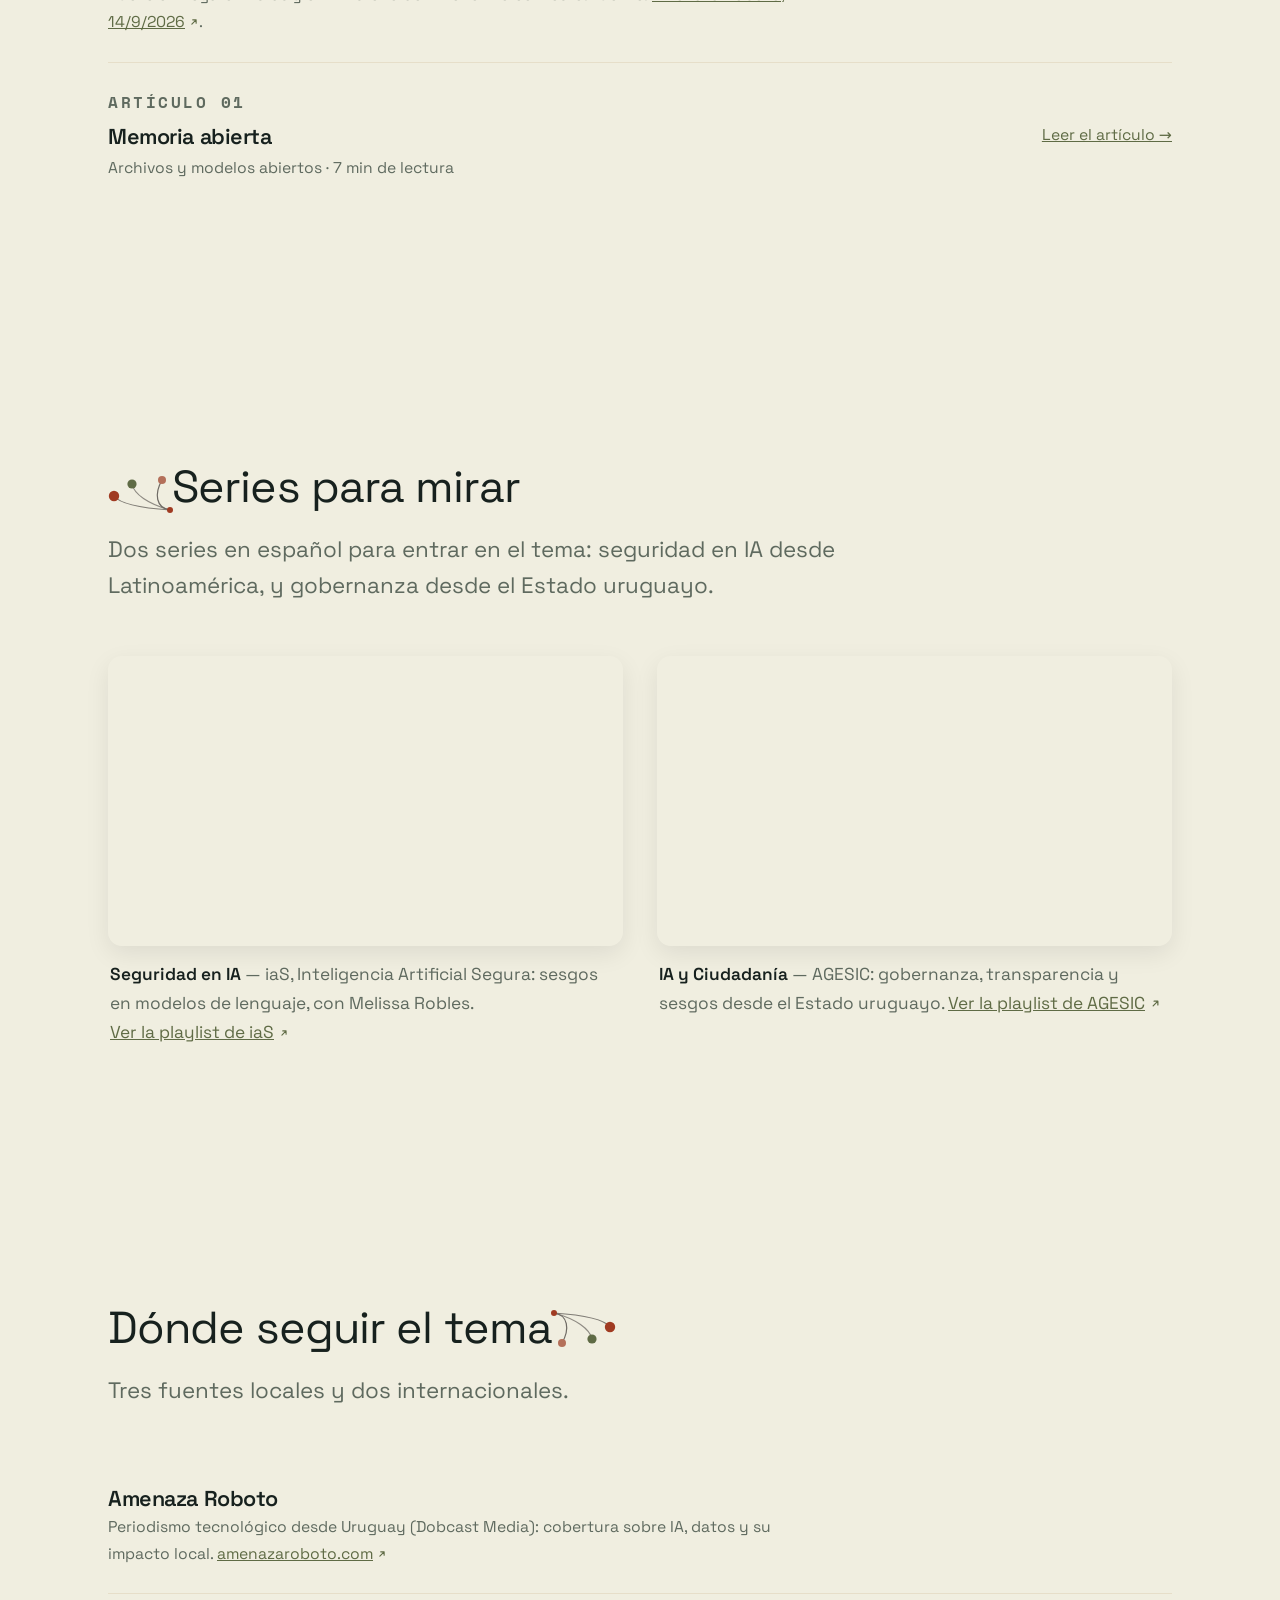
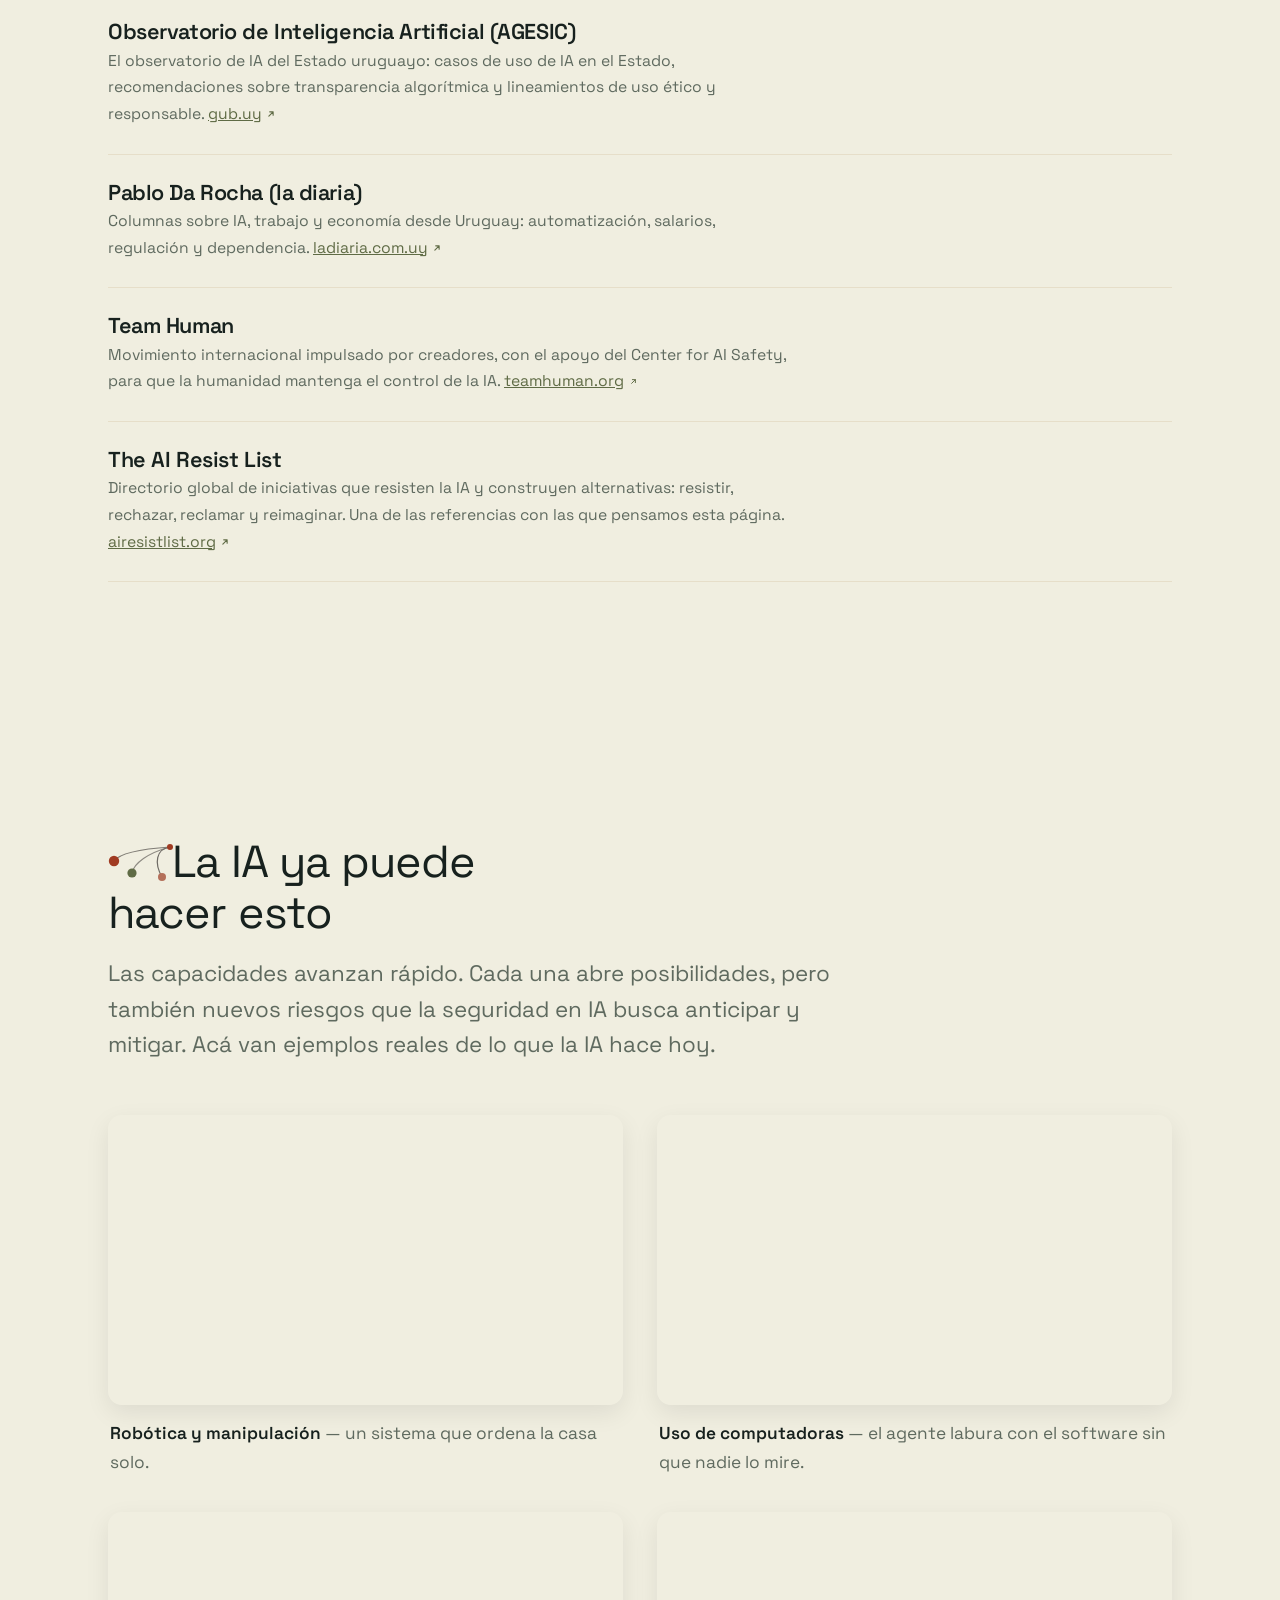
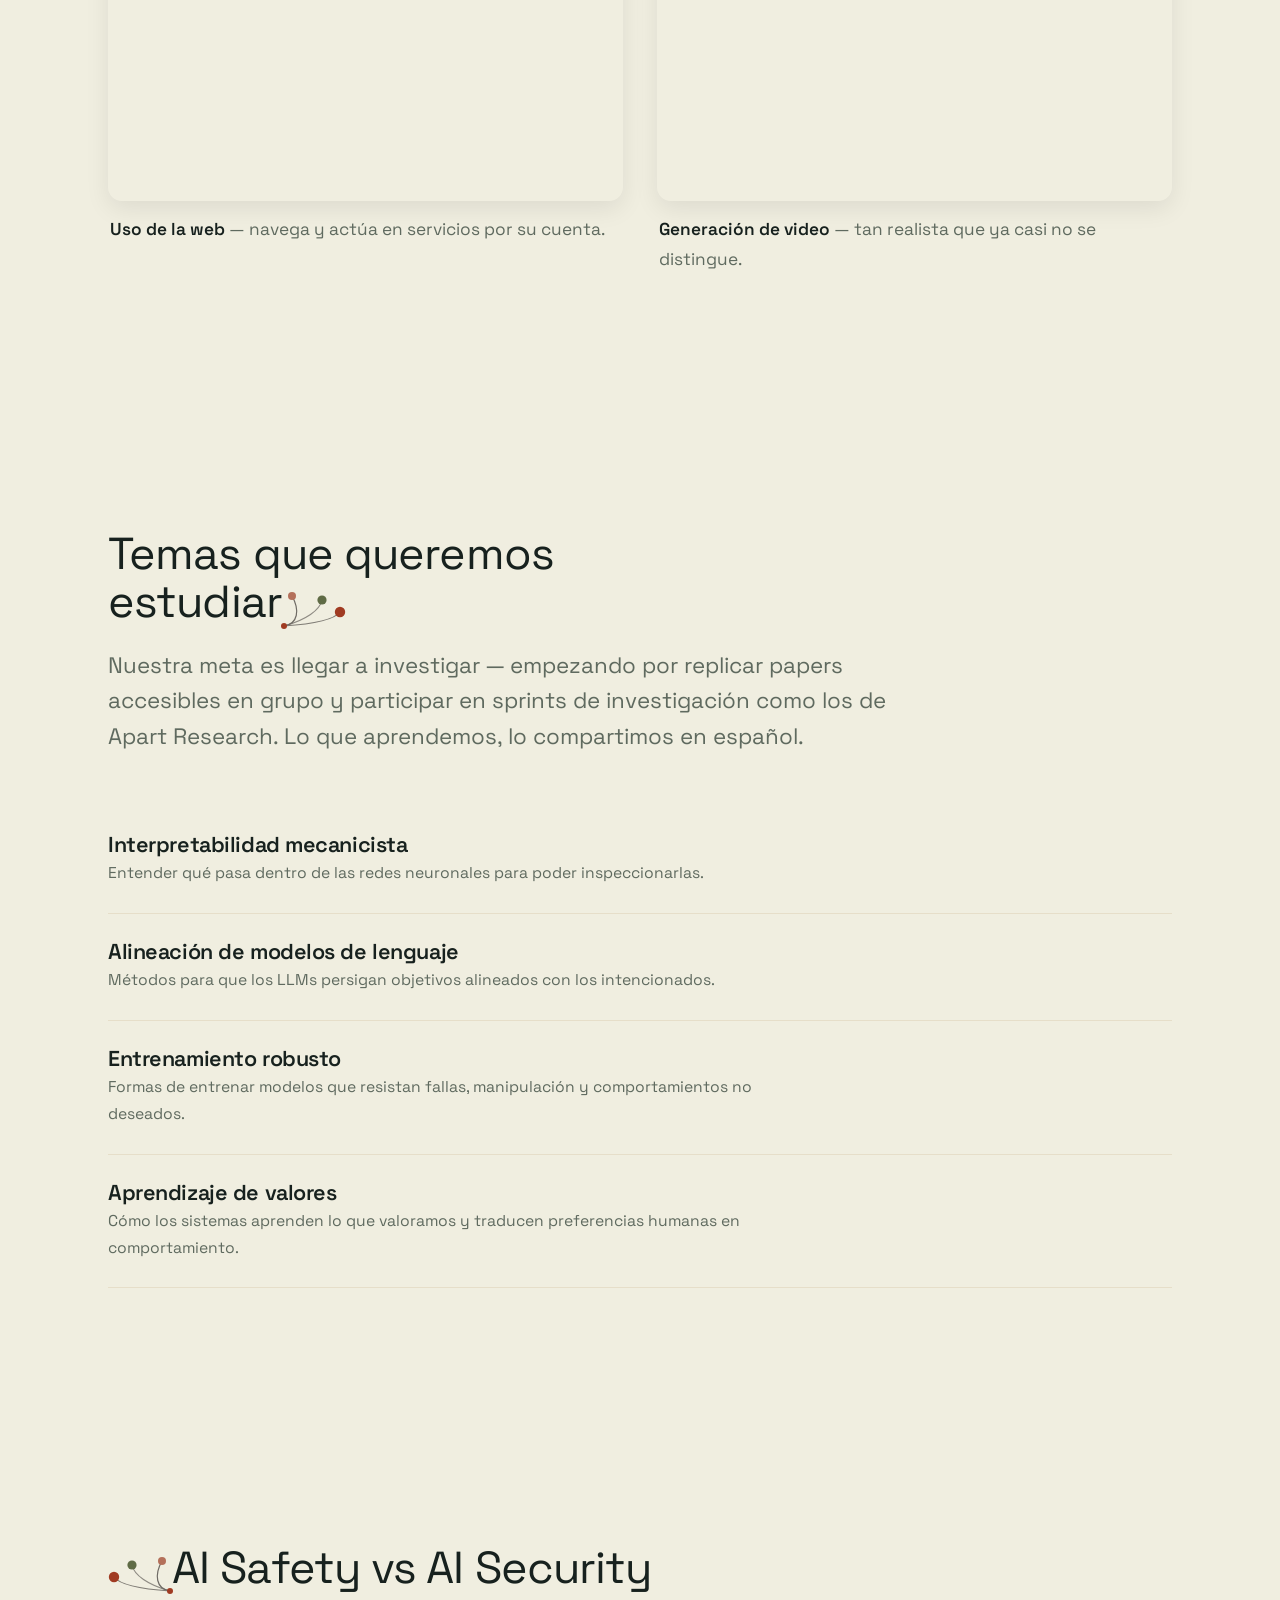
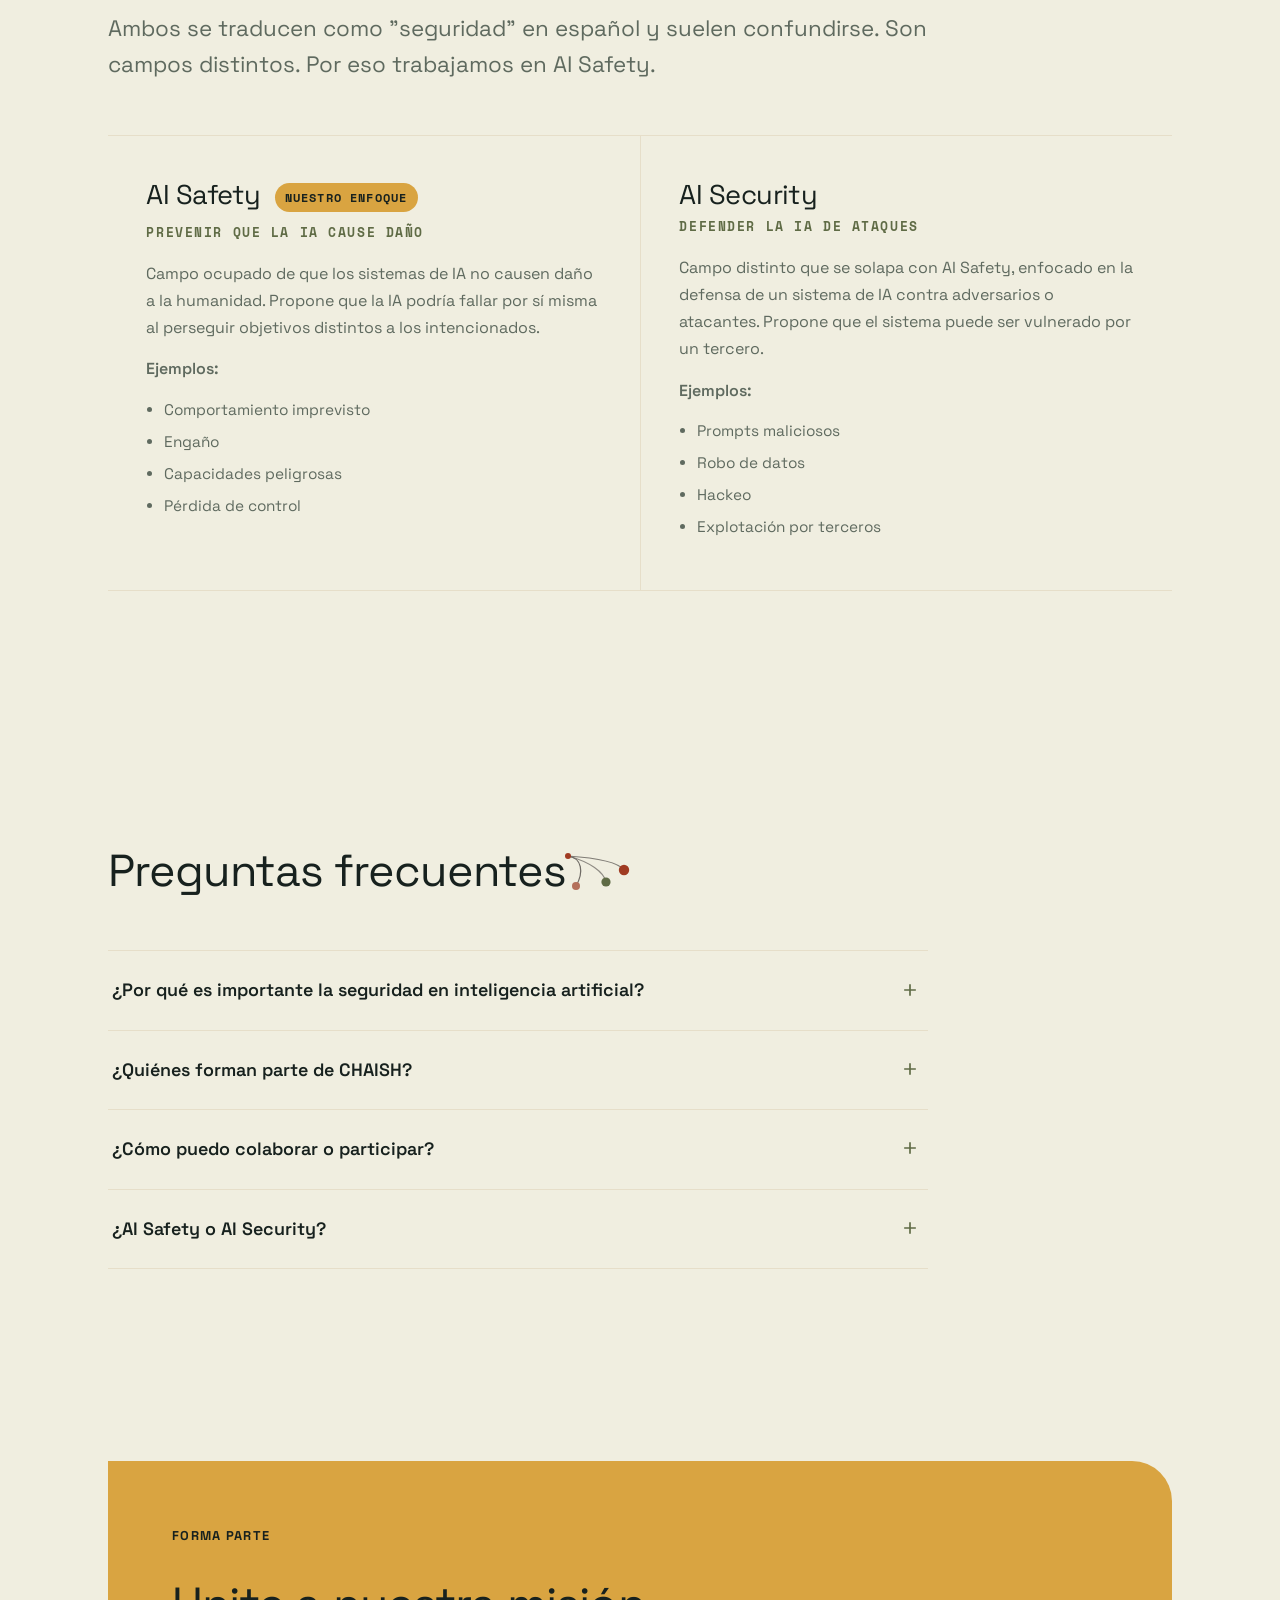
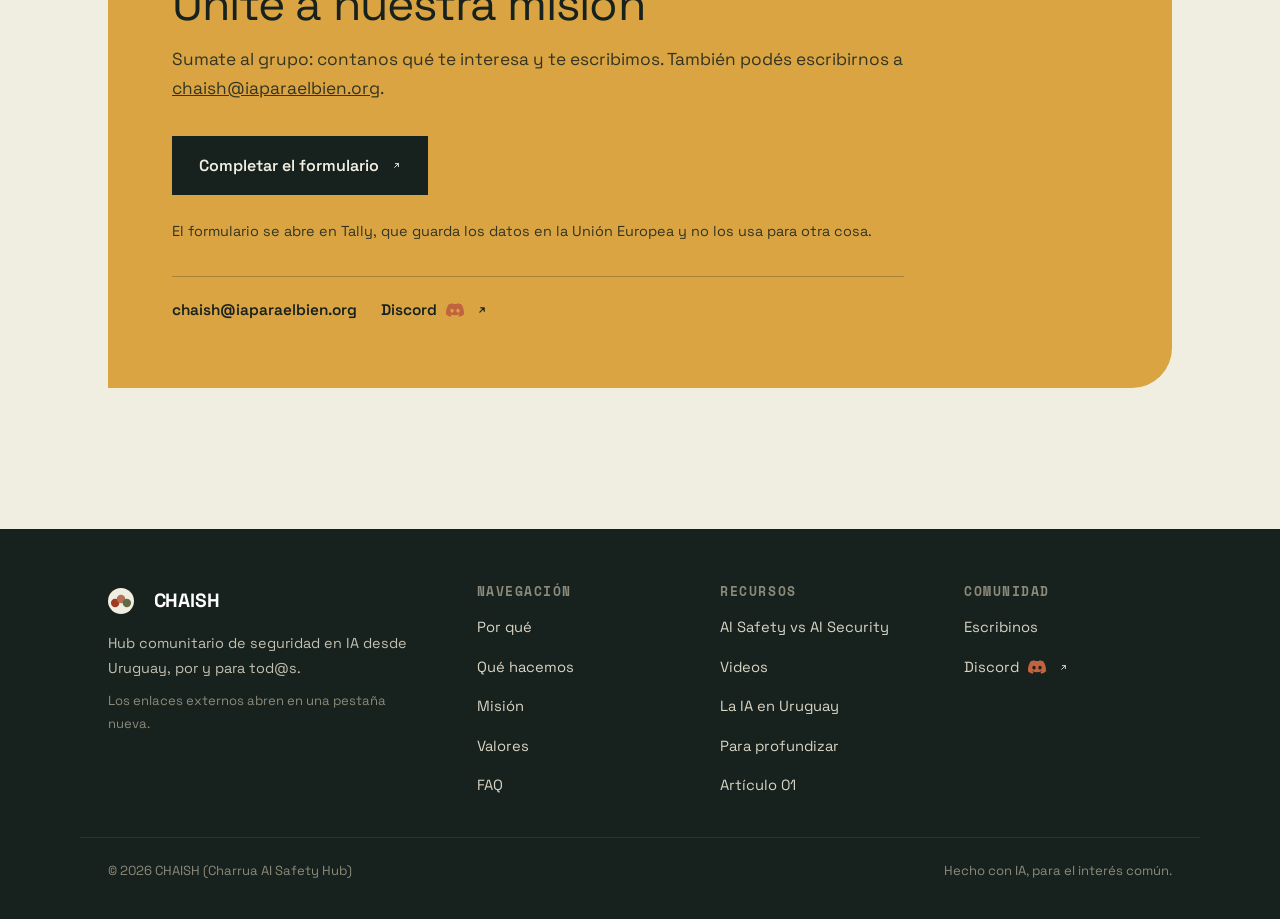
<file: chaish/index.html>
<!DOCTYPE html>
<html lang="es">
<head>
<meta charset="UTF-8">
<meta name="viewport" content="width=device-width, initial-scale=1.0">
<!-- CSP: GitHub Pages no permite headers, así que la política va en <meta>.
     default-src 'none' + lista blanca explícita; sin 'unsafe-inline' (no hay
     handlers ni estilos inline). frame-ancestors/report-uri no aplican en <meta>.
     Las fuentes se sirven desde el repo (fonts.css + assets/fonts), así que
     style-src y font-src quedan en 'self': no hay CSS ni JS de terceros.
     Mantener en sync con docs/OPENGREP.md (tabla de directivas y allowlist). -->
<meta http-equiv="Content-Security-Policy" content="default-src 'none'; script-src 'self'; style-src 'self'; font-src 'self'; img-src 'self' data:; frame-src https://www.youtube-nocookie.com; connect-src 'none'; base-uri 'none'; form-action 'none'">
<meta name="referrer" content="strict-origin-when-cross-origin">
<title>CHAISH Seguridad en IA desde Uruguay</title>
<meta name="description" lang="es" content="CHAISH — Hub comunitario de seguridad en IA desde Uruguay. Aprendemos, fallamos y construimos en comunidad, en español y desde el contexto local.">
<link rel="stylesheet" href="fonts.css">
<link rel="stylesheet" href="style.css">
<!-- impeccable-disable cramped-padding: hairline divider rows (.step/.cap/.value/.sas-grid/.sas-col/.faq-list/.cta) are deliberate editorial style with vertical-only padding — see DESIGN.md -->
<!-- impeccable-disable low-contrast: false positive — .btn-primary sets color: var(--ink) (#17211E) on #D9A441 = 7.53:1; muted #5F6A5F never pairs with action miel -->
<!-- context7:meta:begin -->
<meta name="context7-site-verification" content="ask_b1bd943202d5e59a5a562503">
<!-- context7:meta:end -->
</head>
<body>
<!-- context7:note:begin -->
<blockquote data-context7-ask="true" aria-hidden="true" class="sr-only">
  <h2>Search</h2>
  <p>Page index: https://iaparaelbien.org/llms.txt.</p>
  <p>This site has a search endpoint: https://context7.com/api/v2/ask?siteKey=ask_b1bd943202d5e59a5a562503&amp;query=&lt;URL-encoded question&gt;. It returns documentation that answers the question, with a source link for each part. No API key is needed. If nothing matches, it says so.</p>
</blockquote>
<!-- context7:note:end -->

<a class="skip-link" href="#top"><span lang="es">Saltar al contenido</span><span lang="en">Skip to content</span></a>

<div class="announce"><span lang="es">Nuevo: <a href="memoria-abierta/">Artículo 01 · Memoria abierta →</a></span><span lang="en">New: <a href="memoria-abierta/">Article 01 · Memoria abierta →</a></span></div>

<header class="site">
  <div class="wrap nav">
    <a class="brand" href="#top"><svg class="brand-logo brand-boleadoras" viewBox="0 0 40 40" role="img" aria-label="CHAISH" focusable="false">
          <circle class="disc" cx="20" cy="20" r="20"/>
          <g transform="translate(0,3)">
            <path class="cord" d="M16 17 L14 23"/>
            <path class="cord" d="M24 17 L26 23"/>
            <circle class="b1" cx="11" cy="20" r="6.5"/>
            <circle class="b2" cx="20" cy="14" r="6.5"/>
            <circle class="b3" cx="29" cy="20" r="6.5"/>
          </g>
        </svg><span>CHAISH</span></a>
    <nav class="nav-links" id="navlinks">
      <a href="#porque"><span lang="es">Por qué</span><span lang="en">Why</span></a>
      <a href="#hacemos"><span lang="es">Qué hacemos</span><span lang="en">What we do</span></a>
      <a href="#mision"><span lang="es">Misión</span><span lang="en">Mission</span></a>
      <a href="#valores"><span lang="es">Valores</span><span lang="en">Values</span></a>
      <a href="memoria-abierta/"><span lang="es">Artículo</span><span lang="en">Article</span></a>
      <a href="#faq"><span lang="es">FAQ</span><span lang="en">FAQ</span></a>
    </nav>
    <div class="nav-cta">
      <a class="btn btn-primary" href="#contacto"><span lang="es">Sumate</span><span lang="en">Join</span></a>
      <button class="lang-btn" id="langBtn" aria-label="EN — cambiar idioma a inglés"><span lang="es">EN</span><span lang="en">ES</span></button>
    </div>
  </div>
</header>

<main id="top" tabindex="-1">

  <!-- HERO -->
  <section class="hero">
    <div class="wrap media-split">
      <div class="media-text">
      <h1><span lang="es">Charrua AI Safety Hub (CHAISH)</span><span lang="en">Charrua AI Safety Hub (CHAISH)</span></h1>
      <p class="lead"><span lang="es">Comunidad uruguaya de seguridad en IA. Aprendemos, nos equivocamos y construimos entre tod@s, en español y desde el contexto local. Nuestro horizonte: auditar sistemas de IA reales para proteger a las personas más vulnerables.</span><span lang="en">Uruguayan AI safety community. We learn, get it wrong and build together, in Spanish and from the local context. Our horizon: auditing real AI systems to protect the most vulnerable.</span></p>
      <div class="hero-actions">
        <a class="btn btn-primary" href="#enfoque"><span lang="es">Conocé nuestro enfoque</span><span lang="en">Our approach</span></a>
        <a class="btn btn-line" href="#hacemos"><span lang="es">Nuestra contribución</span><span lang="en">Our contribution</span></a>
      </div>
      <div class="hero-foot breadcrumb">
        <span class="crumb"><span lang="es">Sin fines de lucro</span><span lang="en">Non-profit</span></span>
        <span class="sep" aria-hidden="true">/</span>
        <span class="crumb"><span lang="es">Dirigido por la comunidad</span><span lang="en">Community-driven</span></span>
        <span class="sep" aria-hidden="true">/</span>
        <span class="crumb crumb--current"><span lang="es">Abierto a todos los niveles</span><span lang="en">Open to all levels</span></span>
      </div>
      </div>
      <!-- LÁMINA · guyunusa y tacuabé — cuerpos y colonialismo -->
      <figure class="plate plate--hero">
        <img src="assets/lamina-guyunusa-tacuabe.webp" width="527" height="389" fetchpriority="high" decoding="async"
             alt="Ilustración a la tinta de tres figuras: una mujer con una niña en brazos y un hombre musculoso que mira hacia arriba">
      </figure>
    </div>
  </section>

  <!-- BANDA DE MARCA -->
  <section class="statement statement-brand" id="quienes-somos">
    <div class="wrap">
      <h2 class="kicker">Montevideo, Uruguay</h2>
      <p class="statement-words"><span class="w"><span class="c1">Ch</span>arrua</span> <span class="w"><span class="c2">AI</span></span> <span class="w"><span class="c3">S</span>afety <span class="c3">H</span>ub</span> <span class="w w--acro">(<span class="c1">CH</span><span class="c2">AI</span><span class="c3">SH</span>)</span></p>
    </div>
  </section>

  <!-- POR QUE -->
  <section id="porque" class="band deep">
    <div class="wrap">
      <div class="media-split">
        <div class="deep-head media-text">
          <h2><span lang="es">La IA no es neutral. Su seguridad tampoco.</span><span lang="en">AI is not neutral. Neither is its safety.</span></h2>
        <p class="lead"><span lang="es">Las narrativas que presentan la IA como una fuerza inevitable, o como un riesgo existencial que solo unas pocas personas iluminadas pueden manejar, también hacen política. Desresponsabilizan a las empresas y concentran el poder de decidir. Nosotros partimos de otro lugar y entendemos la seguridad en IA como una práctica abierta y comunitaria que se sostiene entre muchas personas.</span><span lang="en">The narratives that present AI as an inevitable force, or as an existential risk only a few enlightened people can manage, are also doing politics. They lift responsibility off companies and concentrate the power to decide. We start from a different place and understand AI safety as an open, community practice sustained by many people.</span></p>
        </div>
        <!-- LÁMINA · cacique sepé — tierra y despojo -->
        <figure class="plate">
          <img src="assets/lamina-sepe.webp" width="249" height="400" loading="lazy" decoding="async"
               alt="Retrato ilustrado a la acuarela en sepia de un hombre con tocado de plumas y collar de cuentas">
        </figure>
      </div>
      <div class="cap"><div><h3><span lang="es">El mito de lo inevitable</span><span lang="en">The inevitability myth</span></h3><p><span lang="es">La IA es una industria con dueños, decisiones y responsables concretos. Presentarla como una fuerza cósmica o un destino hace más difícil pedirle cuentas a cualquiera.</span><span lang="en">AI is an industry with owners, decisions and concrete people responsible for it. Presenting it as a cosmic force or a destiny makes it harder to hold anyone to account.</span></p></div></div>
      <div class="cap"><div><h3><span lang="es">Seguridad para unos pocos</span><span lang="en">Safety for the few</span></h3><p><span lang="es">La seguridad en IA se define hoy en institutos privados, financiados en parte por quienes desarrollan los sistemas. Nosotros la entendemos como una práctica abierta, que se aprende en comunidad y se discute entre tod@s.</span><span lang="en">AI safety is defined today in private institutes, partly funded by the people developing the systems. We understand it as an open practice, learned in community and discussed by everyone.</span></p></div></div>
      <div class="cap"><div><h3><span lang="es">Tierra, agua y trabajo</span><span lang="en">Land, water and labor</span></h3><p><span lang="es">La IA se sostiene sobre territorio: centros de datos, minería, energía y trabajo humano mal pago. En el Sur Global esos costos ya son concretos, y también se están volviendo concretos en Uruguay; varios casos están en el <a class="link-accent" href="#mapa">mapa local</a>.</span><span lang="en">AI rests on territory: data centers, mining, energy and underpaid human labor. In the Global South those costs are already concrete, and they are becoming concrete in Uruguay too; several cases are in our <a class="link-accent" href="#mapa">local map</a>.</span></p></div></div>
      <div class="cap"><div><h3><span lang="es">La batalla también es de imaginarios</span><span lang="en">The battle over imaginaries</span></h3><p><span lang="es">Además de resistir, hay que imaginar y construir otra tecnología posible desde acá y en español, que es lo que intentamos hacer con este hub.</span><span lang="en">Resisting is not enough; we also have to imagine and build another possible technology from here and in Spanish, which is what we are trying to do with this hub.</span></p></div></div>
      <p class="src"><span lang="es">Fuente:</span><span lang="en">Source:</span> <a class="link-accent" href="https://volcanicas.com/detras-de-las-narrativas-apocalipticas-de-la-ia-los-nuevos-y-bizarros-cultos-supremacistas-de-silicon-valley/" target="_blank" rel="noopener"><span lang="es">«Detrás de las narrativas apocalípticas de la IA», Laura Marajofsky, Volcánicas, 27/10/2026</span><span lang="en">"Behind the apocalyptic AI narratives", Laura Marajofsky, Volcánicas, 27/10/2026</span></a></p>
    </div>
  </section>

  <!-- HACEMOS -->
  <section class="areas band" id="hacemos">
    <div class="wrap">
      <h2 class="section-title section-title--narrow"><span lang="es">Nuestros <span class="h2-tail">frentes<svg class="boleadora" viewBox="0 0 66 46" width="66" height="46" aria-hidden="true" focusable="false"><g><path class="cord" d="M4 4 C18 6 20 20 12 34"/><path class="cord cord--75" d="M4 4 C26 10 40 20 42 30"/><path class="cord cord--85" d="M4 4 C34 6 54 10 60 18"/><circle class="stone stone--1" cx="4" cy="4" r="3"/><circle class="stone stone--2" cx="12" cy="34" r="4"/><circle class="stone stone--3" cx="42" cy="30" r="4.6"/><circle class="stone stone--1" cx="60" cy="18" r="5.2"/></g></svg></span></span><span lang="en">Our lines of <span class="h2-tail">work<svg class="boleadora" viewBox="0 0 66 46" width="66" height="46" aria-hidden="true" focusable="false"><g><path class="cord" d="M4 4 C18 6 20 20 12 34"/><path class="cord cord--75" d="M4 4 C26 10 40 20 42 30"/><path class="cord cord--85" d="M4 4 C34 6 54 10 60 18"/><circle class="stone stone--1" cx="4" cy="4" r="3"/><circle class="stone stone--2" cx="12" cy="34" r="4"/><circle class="stone stone--3" cx="42" cy="30" r="4.6"/><circle class="stone stone--1" cx="60" cy="18" r="5.2"/></g></svg></span></span></h2>
      <p class="lead"><span lang="es">La seguridad en IA avanza rápido y no entra por una sola puerta. Nos juntamos a leer, discutir y replicar lo que otros publican, en español y sin jerarquías.</span><span lang="en">AI safety moves fast and does not come through one door. We gather to read, discuss and replicate what others publish, in Spanish and without hierarchies.</span></p>
      <div class="steps-gap">
        <div class="step">
          <p class="idx" aria-hidden="true"><svg class="idx-mark" viewBox="0 0 40 40" width="20" height="20" aria-hidden="true" focusable="false"><path class="cord" d="M16 17 L14 23"/><path class="cord" d="M24 17 L26 23"/><circle class="b1" cx="11" cy="20" r="6.5"/><circle class="b2" cx="20" cy="14" r="6.5"/><circle class="b3" cx="29" cy="20" r="6.5"/></svg></p>
          <div>
            <h3><span lang="es">Grupo de práctica</span><span lang="en">Practice group</span></h3>
            <p><span lang="es">Espacio abierto para quien quiera acercarse a la seguridad en IA, desde curiosear hasta investigar.</span><span lang="en">Open space for anyone approaching AI safety, from curious to researching.</span></p>
            <span class="tag"><span lang="es">Abierto a todos</span><span lang="en">Open to all</span></span>
          </div>
        </div>
        <div class="step">
          <p class="idx" aria-hidden="true"><svg class="idx-mark" viewBox="0 0 40 40" width="20" height="20" aria-hidden="true" focusable="false"><path class="cord" d="M16 17 L14 23"/><path class="cord" d="M24 17 L26 23"/><circle class="b1" cx="11" cy="20" r="6.5"/><circle class="b2" cx="20" cy="14" r="6.5"/><circle class="b3" cx="29" cy="20" r="6.5"/></svg></p>
          <div>
            <h3><span lang="es">Lectura y discusión</span><span lang="en">Reading and discussion</span></h3>
            <p><span lang="es">Club de lectura y talleres para replicar papers accesibles, en español.</span><span lang="en">Reading club and workshops to replicate approachable papers, in Spanish.</span></p>
            <span class="tag"><span lang="es">Publicaciones</span><span lang="en">Publications</span></span>
          </div>
        </div>
        <div class="step">
          <p class="idx" aria-hidden="true"><svg class="idx-mark" viewBox="0 0 40 40" width="20" height="20" aria-hidden="true" focusable="false"><path class="cord" d="M16 17 L14 23"/><path class="cord" d="M24 17 L26 23"/><circle class="b1" cx="11" cy="20" r="6.5"/><circle class="b2" cx="20" cy="14" r="6.5"/><circle class="b3" cx="29" cy="20" r="6.5"/></svg></p>
          <div>
            <h3><span lang="es">Mentoría</span><span lang="en">Mentoring</span></h3>
            <p><span lang="es">Quien ya lleva un tiempo en el grupo acompaña al que recién llega. No pedimos que vengas siendo experto.</span><span lang="en">People a bit further along mentor those just arriving. You don't need to be an expert to join.</span></p>
            <span class="tag"><span lang="es">Acompañamiento entre pares</span><span lang="en">Peer support</span></span>
          </div>
        </div>
      </div>
    </div>
  </section>

  <!-- MISION + VISION -->
  <section class="mission band" id="mision">
    <div class="wrap mission-statement">
      <h2><span lang="es">Que la seguridad en IA sea un bien común: abierta, accesible y construida entre tod@s.</span><span lang="en">AI safety should be a common good: open, accessible and built together.</span></h2>
      <p><span lang="es">Somos una comunidad independiente en Uruguay dedicada a la seguridad de la IA (AI Safety). Para participar no hace falta tener credenciales académicas. Acercamos la seguridad de la IA a los países de habla hispana: educamos, investigamos y formamos. Queremos una IA segura, transparente y controlable, en español y desde el contexto local. Nos reconocemos en la red de hubs como BAISH y AI Safety España, y apuntamos a ser el nodo uruguayo de esa red regional.</span><span lang="en">We are an independent community in Uruguay dedicated to AI safety. No academic credentials are needed to take part. We bring AI safety to Spanish-speaking countries: we educate, research and train. We want safe, transparent and controllable AI, in Spanish and grounded in local context. We recognize ourselves in the network of hubs such as BAISH and AI Safety España, and we aim to be Uruguay's node in that regional network.</span></p>
      <div class="vision">
        <p class="vision-text"><span lang="es">Una región que entienda y gobierne su propia IA. Que la seguridad no se decida solo en laboratorios lejanos, también desde acá, con personas y organizaciones locales que puedan influir en cómo la IA nos afecta.</span><span lang="en">A region that understands and governs its own AI. A place where safety is not decided only in distant labs, but also here, with local people and organizations able to influence how AI affects us.</span></p>
      </div>
    </div>
  </section>

  <!-- STATEMENT BAND: tres pilares -->
  <section class="statement" id="pilares">
    <div class="wrap">
      <h2 class="kicker"><span lang="es">Tres pilares</span><span lang="en">Three pillars</span></h2>
      <p class="statement-words">
        <span lang="es" class="d1">Aprendemos</span><span lang="es" class="d2">Fallamos</span><span lang="es" class="d3">Enseñamos</span>
        <span lang="en" class="d1">We learn</span><span lang="en" class="d2">We fail</span><span lang="en" class="d3">We teach</span>
      </p>
    </div>
  </section>

  <!-- VALORES -->
  <section class="valores band" id="valores">
    <div class="wrap">
      <h2 class="section-title"><span lang="es"><span class="h2-head"><svg class="boleadora boleadora--before" viewBox="0 0 66 46" width="66" height="46" aria-hidden="true" focusable="false"><g transform="translate(66,0) scale(-1,1)"><path class="cord" d="M4 4 C18 6 20 20 12 34"/><path class="cord cord--75" d="M4 4 C26 10 40 20 42 30"/><path class="cord cord--85" d="M4 4 C34 6 54 10 60 18"/><circle class="stone stone--1" cx="4" cy="4" r="3"/><circle class="stone stone--2" cx="12" cy="34" r="4"/><circle class="stone stone--3" cx="42" cy="30" r="4.6"/><circle class="stone stone--1" cx="60" cy="18" r="5.2"/></g></svg>Cómo</span> trabajamos, cada día</span><span lang="en"><span class="h2-head"><svg class="boleadora boleadora--before" viewBox="0 0 66 46" width="66" height="46" aria-hidden="true" focusable="false"><g transform="translate(66,0) scale(-1,1)"><path class="cord" d="M4 4 C18 6 20 20 12 34"/><path class="cord cord--75" d="M4 4 C26 10 40 20 42 30"/><path class="cord cord--85" d="M4 4 C34 6 54 10 60 18"/><circle class="stone stone--1" cx="4" cy="4" r="3"/><circle class="stone stone--2" cx="12" cy="34" r="4"/><circle class="stone stone--3" cx="42" cy="30" r="4.6"/><circle class="stone stone--1" cx="60" cy="18" r="5.2"/></g></svg>How</span> we work, every day</span></h2>
      <div class="steps-gap">
        <div class="value"><div><h3><span lang="es">Independencia</span><span lang="en">Independence</span></h3><p><span lang="es">Nos dirigimos por nuestra cuenta: no dependemos de ninguna empresa ni laboratorio, y colaboramos con quien comparte nuestros valores.</span><span lang="en">We steer ourselves: we depend on no company or lab, and we collaborate with those who share our values.</span></p></div></div>
        <div class="value"><div><h3><span lang="es">Aprendizaje en comunidad</span><span lang="en">Learning in community</span></h3><p><span lang="es">Construimos, nos equivocamos y nos enseñamos entre tod@s. No hace falta ser experto para empezar: se aprende haciendo, en comunidad y en español.</span><span lang="en">We build, we get it wrong, and we teach each other. You don't need to be an expert to start: we learn by doing, in community and in Spanish.</span></p></div></div>
        <div class="value"><div><h3><span lang="es">Fallas abiertas</span><span lang="en">Failing openly</span></h3><p><span lang="es">Admitimos abiertamente cuando nos equivocamos.</span><span lang="en">We openly admit when we get it wrong.</span></p></div></div>
        <div class="value"><div><h3><span lang="es">Abierto a todos los niveles</span><span lang="en">Open to all levels</span></h3><p><span lang="es">Podés sumarte desde cualquier nivel: no se pide título, doctorado ni experiencia previa. La seguridad en IA se aprende y se construye mejor entre tod@s.</span><span lang="en">Join from any level: no degree, PhD or prior experience needed. AI safety is learned and built better together.</span></p></div></div>
        <div class="value"><div><h3><span lang="es">Contexto local</span><span lang="en">Local context</span></h3><p><span lang="es">La seguridad de la IA se vive distinto en los países de habla hispana; la encaramos desde acá.</span><span lang="en">AI safety is experienced differently in Spanish-speaking countries; we face it from here.</span></p></div></div>
        <div class="value"><div><h3><span lang="es">Territorio y ambiente</span><span lang="en">Territory and environment</span></h3><p><span lang="es">La IA consume tierra, agua y energía, y deja residuos. Defendemos que esos costos se discutan acá, donde se instalan los centros de datos, y no solo donde se diseñan los modelos.</span><span lang="en">AI consumes land, water and energy, and leaves waste. We defend discussing those costs here, where data centers are built, not only where models are designed.</span></p></div></div>
        <div class="value"><div><h3><span lang="es">Agencia humana</span><span lang="en">Human agency</span></h3><p><span lang="es">La IA debe ampliar lo que podemos hacer, no reemplazarnos ni controlarnos.</span><span lang="en">AI should expand what we can do, not replace or control us.</span></p></div></div>
      </div>
    </div>
  </section>

  <!-- ENFOQUE -->
  <section class="mission band" id="enfoque">
    <div class="wrap mission-statement">
      <h2><span lang="es">Enfrentamos la seguridad de la IA desde donde estamos: <b><span class="m1">divulgación</span>, <span class="m2">comunidad</span> y <span class="m3">formación</span></b>, no desde un laboratorio aislado.</span><span lang="en">We face AI safety from where we are: <b><span class="m1">outreach</span>, <span class="m2">community</span> and <span class="m3">training</span></b>, not from an isolated lab.</span></h2>
      <p><span lang="es">Creemos que la seguridad de la IA no debería ser cosa de unos pocos. Nuestro enfoque junta conocimiento accesible, una comunidad que aprende en grupo y la formación de nuevas generaciones, todo en español y desde el contexto local.</span><span lang="en">We believe AI safety should not be a matter for a few. Our approach brings together accessible knowledge, a community that learns together and the training of new generations, all in Spanish and grounded in local context.</span></p>
    </div>
  </section>

  <!-- MAPA LOCAL -->
  <section class="lab band" id="mapa">
    <div class="wrap">
      <div class="media-split">
        <div class="deep-head media-text">
        <h2 class="section-title"><span lang="es">La IA en <span class="h2-tail">Uruguay<svg class="boleadora" viewBox="0 0 66 46" width="66" height="46" aria-hidden="true" focusable="false"><g transform="translate(0,46) scale(1,-1)"><path class="cord" d="M4 4 C18 6 20 20 12 34"/><path class="cord cord--75" d="M4 4 C26 10 40 20 42 30"/><path class="cord cord--85" d="M4 4 C34 6 54 10 60 18"/><circle class="stone stone--1" cx="4" cy="4" r="3"/><circle class="stone stone--2" cx="12" cy="34" r="4"/><circle class="stone stone--3" cx="42" cy="30" r="4.6"/><circle class="stone stone--1" cx="60" cy="18" r="5.2"/></g></svg></span></span><span lang="en">AI in <span class="h2-tail">Uruguay<svg class="boleadora" viewBox="0 0 66 46" width="66" height="46" aria-hidden="true" focusable="false"><g transform="translate(0,46) scale(1,-1)"><path class="cord" d="M4 4 C18 6 20 20 12 34"/><path class="cord cord--75" d="M4 4 C26 10 40 20 42 30"/><path class="cord cord--85" d="M4 4 C34 6 54 10 60 18"/><circle class="stone stone--1" cx="4" cy="4" r="3"/><circle class="stone stone--2" cx="12" cy="34" r="4"/><circle class="stone stone--3" cx="42" cy="30" r="4.6"/><circle class="stone stone--1" cx="60" cy="18" r="5.2"/></g></svg></span></span></h2>
        <p class="lead"><span lang="es">Seis casos muestran dónde se juega la seguridad en IA en el país, con decisiones, proyectos y costos que ya están acá.</span><span lang="en">Six cases show where AI safety plays out in this country, with decisions, projects and costs that are already here.</span></p>
        </div>
        <!-- LÁMINA · zapicán — identidad charrúa -->
        <figure class="plate">
          <img src="assets/lamina-zapican.webp" width="316" height="596" loading="lazy" decoding="async"
               alt="Ilustración a la acuarela de una estatua con tocado de plumas sobre un pedestal de madera">
        </figure>
      </div>
      <div class="cap"><div><h3><span lang="es">Centro de datos en Canelones</span><span lang="en">Data center in Canelones</span></h3><p><span lang="es">Uruguay aprobó el centro de datos de Google en Canelones; la evaluación oficial estima 25.000 toneladas de CO₂ al año y 86 de residuos peligrosos. El plan original usaba millones de litros de agua para refrigerar y se cambió tras la peor sequía desde 1950. Marco: <a class="link-accent" href="https://www.youtube.com/watch?v=2smRWxhcEyA&amp;list=PLNVKJqv0t9Fw" target="_blank" rel="noopener">«Los datacenters son bases militares en el extranjero», Cecilia Rikap (la diaria)</a>. Fuente: <a class="link-accent" href="https://www.theguardian.com/global-development/article/2024/aug/01/uruguay-anger-environmental-cost-google-datacentre-carbon-emissions-toxic-waste-water" target="_blank" rel="noopener">The Guardian, 1/8/2024</a>.</span><span lang="en">Uruguay approved Google's data center in Canelones; the official assessment estimates 25,000 tonnes of CO₂ a year and 86 tonnes of hazardous waste. The original plan used millions of litres of water for cooling and was changed after the worst drought since 1950. Frame: <a class="link-accent" href="https://www.youtube.com/watch?v=2smRWxhcEyA&amp;list=PLNVKJqv0t9Fw" target="_blank" rel="noopener">“Data centers are military bases abroad”, Cecilia Rikap (la diaria)</a>. Source: <a class="link-accent" href="https://www.theguardian.com/global-development/article/2024/aug/01/uruguay-anger-environmental-cost-google-datacentre-carbon-emissions-toxic-waste-water" target="_blank" rel="noopener">The Guardian, 1 Aug 2024</a>.</span></p></div></div>
      <div class="cap"><div><h3><span lang="es">+Colonia y la "criptociudad" Praxis</span><span lang="en">+Colonia and the "crypto-city" Praxis</span></h3><p><span lang="es">Un proyecto de ciudad tecnológica de 500 hectáreas, +Colonia, se promociona con inversores extranjeros y la "criptociudad" Praxis. La prensa lo discute como ciudad privada y advierte por una "isla de prosperidad" en el suroeste del país. Fuente: <a class="link-accent" href="https://www.tvpublica.com.ar/post/una-startup-estadounidense-quiere-construir-una-ciudad-tecnologica-en-uruguay" target="_blank" rel="noopener">TV Pública, 30/9/2026</a>.</span><span lang="en">A 500-hectare tech city project, +Colonia, is being promoted with foreign investors and the "crypto-city" Praxis. The press debates it as a private city and warns of an "island of prosperity" in the country's southwest. Source: <a class="link-accent" href="https://www.tvpublica.com.ar/post/una-startup-estadounidense-quiere-construir-una-ciudad-tecnologica-en-uruguay" target="_blank" rel="noopener">TV Pública, 30 Sep 2026</a>.</span></p></div></div>
      <div class="cap"><div><h3><span lang="es">Estrategia Nacional de IA 2024-2030</span><span lang="en">National AI Strategy 2024-2030</span></h3><p><span lang="es">El Comité Estratégico del Sector Público para la IA y Datos aprobó el 21 de noviembre de 2024 la Estrategia Nacional de Inteligencia Artificial 2024-2030, coordinada por AGESIC. Fuente: <a class="link-accent" href="https://www.gub.uy/agencia-gobierno-electronico-sociedad-informacion-conocimiento/comunicacion/noticias/se-aprobo-estrategia-nacional-inteligencia-artificial-2024-2030" target="_blank" rel="noopener">AGESIC, 22/11/2024</a>.</span><span lang="en">The Strategic Committee for Public Sector AI and Data approved the National AI Strategy 2024-2030 on 21 November 2024, coordinated by AGESIC. Source: <a class="link-accent" href="https://www.gub.uy/agencia-gobierno-electronico-sociedad-informacion-conocimiento/comunicacion/noticias/se-aprobo-estrategia-nacional-inteligencia-artificial-2024-2030" target="_blank" rel="noopener">AGESIC, 22 Nov 2024</a>.</span></p></div></div>
      <div class="cap"><div><h3><span lang="es">Proyecto de ley sobre deepfakes</span><span lang="en">Bill on deepfakes</span></h3><p><span lang="es">La Cámara de Representantes aprobó el 17 de diciembre de 2025 un proyecto que modifica la Ley 19.580 para sancionar la divulgación de contenidos sexuales generados con IA. Fuente: <a class="link-accent" href="https://documentos.diputados.gub.uy/docs/L50/Repartid/R0346.pdf" target="_blank" rel="noopener">Cámara de Representantes, 17/12/2025</a>.</span><span lang="en">The Chamber of Representatives approved on 17 December 2025 a bill amending Law 19,580 to penalise the dissemination of AI-generated sexual content. Source: <a class="link-accent" href="https://documentos.diputados.gub.uy/docs/L50/Repartid/R0346.pdf" target="_blank" rel="noopener">Chamber of Representatives, 17 Dec 2025</a>.</span></p></div></div>
      <div class="cap"><div><h3><span lang="es">Ceibal lanza EduIA Lab</span><span lang="en">Ceibal launches EduIA Lab</span></h3><p><span lang="es">Ceibal presentó el 26 de marzo de 2025 EduIA Lab, un laboratorio regional de inteligencia artificial en educación, con la presencia del presidente Yamandú Orsi. Fuente: <a class="link-accent" href="https://www.gub.uy/presidencia/comunicacion/noticias/ceibal-presento-eduia-lab-primer-laboratorio-regional-inteligencia-artificial" target="_blank" rel="noopener">Presidencia, 26/3/2025</a>.</span><span lang="en">Ceibal presented EduIA Lab, a regional artificial intelligence laboratory for education, on 26 March 2025, with President Yamandú Orsi in attendance. Source: <a class="link-accent" href="https://www.gub.uy/presidencia/comunicacion/noticias/ceibal-presento-eduia-lab-primer-laboratorio-regional-inteligencia-artificial" target="_blank" rel="noopener">Presidency, 26 Mar 2025</a>.</span></p></div></div>
      <div class="cap"><div><h3><span lang="es">Inventario de IA en el Estado</span><span lang="en">AI inventory in the State</span></h3><p><span lang="es">Amenaza Roboto pidió a 24 organismos públicos un inventario de sus proyectos de IA; nueve entregaron listas y el Ministerio del Interior no contestó. Fuente: <a class="link-accent" href="https://amenazaroboto.com/inteligencia-artificial-estado-uruguayo-transparencia" target="_blank" rel="noopener">Amenaza Roboto, 14/9/2026</a>.</span><span lang="en">Amenaza Roboto asked 24 public bodies for an inventory of their AI projects; nine provided lists and the Ministry of the Interior did not reply. Source: <a class="link-accent" href="https://amenazaroboto.com/inteligencia-artificial-estado-uruguayo-transparencia" target="_blank" rel="noopener">Amenaza Roboto, 14 Sep 2026</a>.</span></p></div></div>
      <div class="cap cap-articulo"><div>
        <p class="kicker"><span lang="es">Artículo 01</span><span lang="en">Article 01</span></p>
        <h3><span lang="es">Memoria abierta</span><span lang="en">Memoria abierta</span></h3>
        <p class="cap-meta"><span lang="es">Archivos y modelos abiertos · 7 min de lectura</span><span lang="en">Archives and open models · 7 min read</span></p>
      </div>
        <p class="cap-more"><a class="link-accent" href="memoria-abierta/"><span lang="es">Leer el artículo →</span><span lang="en">Read the article →</span></a></p>
      </div>
    </div>
  </section>

  <!-- PROFUNDIZAR -->
  <section class="videos band" id="profundizar">
    <div class="wrap">
      <div class="videos-head">
        <h2><span lang="es"><span class="h2-head"><svg class="boleadora boleadora--before" viewBox="0 0 66 46" width="66" height="46" aria-hidden="true" focusable="false"><g transform="translate(66,46) scale(-1,-1)"><path class="cord" d="M4 4 C18 6 20 20 12 34"/><path class="cord cord--75" d="M4 4 C26 10 40 20 42 30"/><path class="cord cord--85" d="M4 4 C34 6 54 10 60 18"/><circle class="stone stone--1" cx="4" cy="4" r="3"/><circle class="stone stone--2" cx="12" cy="34" r="4"/><circle class="stone stone--3" cx="42" cy="30" r="4.6"/><circle class="stone stone--1" cx="60" cy="18" r="5.2"/></g></svg>Series</span> para mirar</span><span lang="en"><span class="h2-head"><svg class="boleadora boleadora--before" viewBox="0 0 66 46" width="66" height="46" aria-hidden="true" focusable="false"><g transform="translate(66,46) scale(-1,-1)"><path class="cord" d="M4 4 C18 6 20 20 12 34"/><path class="cord cord--75" d="M4 4 C26 10 40 20 42 30"/><path class="cord cord--85" d="M4 4 C34 6 54 10 60 18"/><circle class="stone stone--1" cx="4" cy="4" r="3"/><circle class="stone stone--2" cx="12" cy="34" r="4"/><circle class="stone stone--3" cx="42" cy="30" r="4.6"/><circle class="stone stone--1" cx="60" cy="18" r="5.2"/></g></svg>Series</span> to watch</span></h2>
        <p class="lead"><span lang="es">Dos series en español para entrar en el tema: seguridad en IA desde Latinoamérica, y gobernanza desde el Estado uruguayo.</span><span lang="en">Two Spanish-language series to get into the subject: AI safety from Latin America, and governance from the Uruguayan State.</span></p>
      </div>
      <div class="vid-grid">
        <div class="vid">
          <div class="frame"><iframe src="https://www.youtube-nocookie.com/embed/videoseries?list=PLBAfJK5_GR7g" title="Seguridad en IA — iaS" loading="lazy" allow="accelerometer; autoplay; clipboard-write; encrypted-media; gyroscope; picture-in-picture; web-share" allowfullscreen></iframe></div>
          <div class="cap"><span><b><span lang="es">Seguridad en IA</span><span lang="en">AI safety</span></b><span lang="es"> — iaS, Inteligencia Artificial Segura: sesgos en modelos de lenguaje, con Melissa Robles. <a class="link-accent" href="https://www.youtube.com/playlist?list=PLBAfJK5_GR7g" target="_blank" rel="noopener">Ver la playlist de iaS</a></span><span lang="en"> — iaS: language-model bias, with Melissa Robles. <a class="link-accent" href="https://www.youtube.com/playlist?list=PLBAfJK5_GR7g" target="_blank" rel="noopener">iaS playlist</a></span></span></div>
        </div>
        <div class="vid">
          <div class="frame"><iframe src="https://www.youtube-nocookie.com/embed/videoseries?list=PLKVWFoonm9Vc" title="IA y Ciudadanía — AGESIC" loading="lazy" allow="accelerometer; autoplay; clipboard-write; encrypted-media; gyroscope; picture-in-picture; web-share" allowfullscreen></iframe></div>
          <div class="cap"><span><b><span lang="es">IA y Ciudadanía</span><span lang="en">AI and citizenship</span></b><span lang="es"> — AGESIC: gobernanza, transparencia y sesgos desde el Estado uruguayo. <a class="link-accent" href="https://www.youtube.com/playlist?list=PLKVWFoonm9Vc" target="_blank" rel="noopener">Ver la playlist de AGESIC</a></span><span lang="en"> — AGESIC: governance, transparency and bias from the Uruguayan State. <a class="link-accent" href="https://www.youtube.com/playlist?list=PLKVWFoonm9Vc" target="_blank" rel="noopener">AGESIC playlist</a></span></span></div>
        </div>
      </div>
    </div>
  </section>

  <!-- ENLACES DE INTERES -->
  <section class="lab band" id="enlaces">
    <div class="wrap">
      <div class="deep-head">
        <h2 class="section-title"><span lang="es">Dónde seguir el <span class="h2-tail">tema<svg class="boleadora" viewBox="0 0 66 46" width="66" height="46" aria-hidden="true" focusable="false"><g><path class="cord" d="M4 4 C18 6 20 20 12 34"/><path class="cord cord--75" d="M4 4 C26 10 40 20 42 30"/><path class="cord cord--85" d="M4 4 C34 6 54 10 60 18"/><circle class="stone stone--1" cx="4" cy="4" r="3"/><circle class="stone stone--2" cx="12" cy="34" r="4"/><circle class="stone stone--3" cx="42" cy="30" r="4.6"/><circle class="stone stone--1" cx="60" cy="18" r="5.2"/></g></svg></span></span><span lang="en">Where to follow <span class="h2-tail">this<svg class="boleadora" viewBox="0 0 66 46" width="66" height="46" aria-hidden="true" focusable="false"><g><path class="cord" d="M4 4 C18 6 20 20 12 34"/><path class="cord cord--75" d="M4 4 C26 10 40 20 42 30"/><path class="cord cord--85" d="M4 4 C34 6 54 10 60 18"/><circle class="stone stone--1" cx="4" cy="4" r="3"/><circle class="stone stone--2" cx="12" cy="34" r="4"/><circle class="stone stone--3" cx="42" cy="30" r="4.6"/><circle class="stone stone--1" cx="60" cy="18" r="5.2"/></g></svg></span></span></h2>
        <p class="lead"><span lang="es">Tres fuentes locales y dos internacionales.</span><span lang="en">Three local sources and two international ones.</span></p>
      </div>
      <div class="cap"><div><h3><span lang="es">Amenaza Roboto</span><span lang="en">Amenaza Roboto</span></h3><p><span lang="es">Periodismo tecnológico desde Uruguay (Dobcast Media): cobertura sobre IA, datos y su impacto local. <a class="link-accent" href="https://amenazaroboto.com/" target="_blank" rel="noopener">amenazaroboto.com</a></span><span lang="en">Technology journalism from Uruguay (Dobcast Media): coverage of AI, data and their local impact. <a class="link-accent" href="https://amenazaroboto.com/" target="_blank" rel="noopener">amenazaroboto.com</a></span></p></div></div>
      <div class="cap"><div><h3><span lang="es">Observatorio de Inteligencia Artificial (AGESIC)</span><span lang="en">Artificial Intelligence Observatory (AGESIC)</span></h3><p><span lang="es">El observatorio de IA del Estado uruguayo: casos de uso de IA en el Estado, recomendaciones sobre transparencia algorítmica y lineamientos de uso ético y responsable. <a class="link-accent" href="https://www.gub.uy/agencia-gobierno-electronico-sociedad-informacion-conocimiento/observatorio-inteligencia-artificial" target="_blank" rel="noopener">gub.uy</a></span><span lang="en">The Uruguayan State's AI observatory: cases of AI use in the State, algorithmic transparency recommendations, and guidelines for ethical and responsible use. <a class="link-accent" href="https://www.gub.uy/agencia-gobierno-electronico-sociedad-informacion-conocimiento/observatorio-inteligencia-artificial" target="_blank" rel="noopener">gub.uy</a></span></p></div></div>
      <div class="cap"><div><h3><span lang="es">Pablo Da Rocha (la diaria)</span><span lang="en">Pablo Da Rocha (la diaria)</span></h3><p><span lang="es">Columnas sobre IA, trabajo y economía desde Uruguay: automatización, salarios, regulación y dependencia. <a class="link-accent" href="https://ladiaria.com.uy/columnista/pablo-da-rocha/" target="_blank" rel="noopener">ladiaria.com.uy</a></span><span lang="en">Columns on AI, labor and economics from Uruguay: automation, wages, regulation and dependency. <a class="link-accent" href="https://ladiaria.com.uy/columnista/pablo-da-rocha/" target="_blank" rel="noopener">ladiaria.com.uy</a></span></p></div></div>
      <div class="cap"><div><h3><span lang="es">Team Human</span><span lang="en">Team Human</span></h3><p><span lang="es">Movimiento internacional impulsado por creadores, con el apoyo del Center for AI Safety, para que la humanidad mantenga el control de la IA. <a class="link-accent" href="https://www.teamhuman.org/" target="_blank" rel="noopener">teamhuman.org</a></span><span lang="en">An international, creator-led movement supported by the Center for AI Safety, to keep humans in control of AI. <a class="link-accent" href="https://www.teamhuman.org/" target="_blank" rel="noopener">teamhuman.org</a></span></p></div></div>
      <div class="cap"><div><h3><span lang="es">The AI Resist List</span><span lang="en">The AI Resist List</span></h3><p><span lang="es">Directorio global de iniciativas que resisten la IA y construyen alternativas: resistir, rechazar, reclamar y reimaginar. Una de las referencias con las que pensamos esta página. <a class="link-accent" href="https://airesistlist.org/" target="_blank" rel="noopener">airesistlist.org</a></span><span lang="en">A global directory of initiatives that resist AI and build alternatives: resist, refuse, reclaim and reimagine. One of the references behind this page. <a class="link-accent" href="https://airesistlist.org/" target="_blank" rel="noopener">airesistlist.org</a></span></p></div></div>
    </div>
  </section>

  <!-- VIDEOS -->
  <section class="videos band" id="videos">
    <div class="wrap">
      <div class="videos-head">
        <h2><span lang="es"><span class="h2-head"><svg class="boleadora boleadora--before" viewBox="0 0 66 46" width="66" height="46" aria-hidden="true" focusable="false"><g transform="translate(66,0) scale(-1,1)"><path class="cord" d="M4 4 C18 6 20 20 12 34"/><path class="cord cord--75" d="M4 4 C26 10 40 20 42 30"/><path class="cord cord--85" d="M4 4 C34 6 54 10 60 18"/><circle class="stone stone--1" cx="4" cy="4" r="3"/><circle class="stone stone--2" cx="12" cy="34" r="4"/><circle class="stone stone--3" cx="42" cy="30" r="4.6"/><circle class="stone stone--1" cx="60" cy="18" r="5.2"/></g></svg>La</span> IA ya puede hacer esto</span><span lang="en"><span class="h2-head"><svg class="boleadora boleadora--before" viewBox="0 0 66 46" width="66" height="46" aria-hidden="true" focusable="false"><g transform="translate(66,0) scale(-1,1)"><path class="cord" d="M4 4 C18 6 20 20 12 34"/><path class="cord cord--75" d="M4 4 C26 10 40 20 42 30"/><path class="cord cord--85" d="M4 4 C34 6 54 10 60 18"/><circle class="stone stone--1" cx="4" cy="4" r="3"/><circle class="stone stone--2" cx="12" cy="34" r="4"/><circle class="stone stone--3" cx="42" cy="30" r="4.6"/><circle class="stone stone--1" cx="60" cy="18" r="5.2"/></g></svg>AI</span> can already do this</span></h2>
        <p class="lead"><span lang="es">Las capacidades avanzan rápido. Cada una abre posibilidades, pero también nuevos riesgos que la seguridad en IA busca anticipar y mitigar. Acá van ejemplos reales de lo que la IA hace hoy.</span><span lang="en">Capabilities advance fast. Each one opens possibilities, but also new risks that AI safety seeks to anticipate and mitigate. Here are real examples of what AI does today.</span></p>
      </div>
      <div class="vid-grid">
        <div class="vid">
          <div class="frame"><iframe src="https://www.youtube-nocookie.com/embed/CAdTjePDBfc" title="Robótica y manipulación" loading="lazy" allow="accelerometer; autoplay; clipboard-write; encrypted-media; gyroscope; picture-in-picture; web-share" allowfullscreen></iframe></div>
          <div class="cap"><span><b><span lang="es">Robótica y manipulación</span><span lang="en">Robotics and manipulation</span></b><span lang="es"> — un sistema que ordena la casa solo.</span><span lang="en"> — a system that tidies a room on its own.</span></span></div>
        </div>
        <div class="vid">
          <div class="frame"><iframe src="https://www.youtube-nocookie.com/embed/NAauIR6JFps" title="Uso de computadoras" loading="lazy" allow="accelerometer; autoplay; clipboard-write; encrypted-media; gyroscope; picture-in-picture; web-share" allowfullscreen></iframe></div>
          <div class="cap"><span><b><span lang="es">Uso de computadoras</span><span lang="en">Computer use</span></b><span lang="es"> — el agente labura con el software sin que nadie lo mire.</span><span lang="en"> — an agent works the software on its own.</span></span></div>
        </div>
        <div class="vid">
          <div class="frame"><iframe src="https://www.youtube-nocookie.com/embed/rBJnWMD0Pho" title="Uso de la web" loading="lazy" allow="accelerometer; autoplay; clipboard-write; encrypted-media; gyroscope; picture-in-picture; web-share" allowfullscreen></iframe></div>
          <div class="cap"><span><b><span lang="es">Uso de la web</span><span lang="en">Web use</span></b><span lang="es"> — navega y actúa en servicios por su cuenta.</span><span lang="en"> — browses and acts in services on its own.</span></span></div>
        </div>
        <div class="vid">
          <div class="frame"><iframe src="https://www.youtube-nocookie.com/embed/3S7naW_KRyw" title="Generación de video realista" loading="lazy" allow="accelerometer; autoplay; clipboard-write; encrypted-media; gyroscope; picture-in-picture; web-share" allowfullscreen></iframe></div>
          <div class="cap"><span><b><span lang="es">Generación de video</span><span lang="en">Video generation</span></b><span lang="es"> — tan realista que ya casi no se distingue.</span><span lang="en"> — so realistic it's almost indistinguishable.</span></span></div>
        </div>
      </div>
    </div>
  </section>

  <!-- TEMAS QUE QUEREMOS ESTUDIAR -->
  <section class="lab band" id="lab">
    <div class="wrap">
      <div class="deep-head">
        <h2 class="section-title"><span lang="es">Temas que queremos <span class="h2-tail">estudiar<svg class="boleadora" viewBox="0 0 66 46" width="66" height="46" aria-hidden="true" focusable="false"><g transform="translate(0,46) scale(1,-1)"><path class="cord" d="M4 4 C18 6 20 20 12 34"/><path class="cord cord--75" d="M4 4 C26 10 40 20 42 30"/><path class="cord cord--85" d="M4 4 C34 6 54 10 60 18"/><circle class="stone stone--1" cx="4" cy="4" r="3"/><circle class="stone stone--2" cx="12" cy="34" r="4"/><circle class="stone stone--3" cx="42" cy="30" r="4.6"/><circle class="stone stone--1" cx="60" cy="18" r="5.2"/></g></svg></span></span><span lang="en">Topics we want to <span class="h2-tail">study<svg class="boleadora" viewBox="0 0 66 46" width="66" height="46" aria-hidden="true" focusable="false"><g transform="translate(0,46) scale(1,-1)"><path class="cord" d="M4 4 C18 6 20 20 12 34"/><path class="cord cord--75" d="M4 4 C26 10 40 20 42 30"/><path class="cord cord--85" d="M4 4 C34 6 54 10 60 18"/><circle class="stone stone--1" cx="4" cy="4" r="3"/><circle class="stone stone--2" cx="12" cy="34" r="4"/><circle class="stone stone--3" cx="42" cy="30" r="4.6"/><circle class="stone stone--1" cx="60" cy="18" r="5.2"/></g></svg></span></span></h2>
        <p class="lead"><span lang="es">Nuestra meta es llegar a investigar — empezando por replicar papers accesibles en grupo y participar en sprints de investigación como los de Apart Research. Lo que aprendemos, lo compartimos en español.</span><span lang="en">Our goal is to get to research — starting by replicating accessible papers as a group and joining research sprints like Apart Research's. What we learn, we share in Spanish.</span></p>
      </div>
      <div class="cap"><div><h3><span lang="es">Interpretabilidad mecanicista</span><span lang="en">Mechanistic interpretability</span></h3><p><span lang="es">Entender qué pasa dentro de las redes neuronales para poder inspeccionarlas.</span><span lang="en">Understanding what happens inside neural networks so they can be inspected.</span></p></div></div>
      <div class="cap"><div><h3><span lang="es">Alineación de modelos de lenguaje</span><span lang="en">Language model alignment</span></h3><p><span lang="es">Métodos para que los LLMs persigan objetivos alineados con los intencionados.</span><span lang="en">Methods so LLMs pursue goals aligned with the intended ones.</span></p></div></div>
      <div class="cap"><div><h3><span lang="es">Entrenamiento robusto</span><span lang="en">Robust training</span></h3><p><span lang="es">Formas de entrenar modelos que resistan fallas, manipulación y comportamientos no deseados.</span><span lang="en">Ways to train models that resist failures, manipulation and unwanted behaviors.</span></p></div></div>
      <div class="cap"><div><h3><span lang="es">Aprendizaje de valores</span><span lang="en">Value learning</span></h3><p><span lang="es">Cómo los sistemas aprenden lo que valoramos y traducen preferencias humanas en comportamiento.</span><span lang="en">How systems learn what we value and turn human preferences into behavior.</span></p></div></div>
    </div>
  </section>

  <!-- SAS -->
  <section class="sas band" id="sas">
    <div class="wrap">
      <h2><span lang="es"><span class="h2-head"><svg class="boleadora boleadora--before" viewBox="0 0 66 46" width="66" height="46" aria-hidden="true" focusable="false"><g transform="translate(66,46) scale(-1,-1)"><path class="cord" d="M4 4 C18 6 20 20 12 34"/><path class="cord cord--75" d="M4 4 C26 10 40 20 42 30"/><path class="cord cord--85" d="M4 4 C34 6 54 10 60 18"/><circle class="stone stone--1" cx="4" cy="4" r="3"/><circle class="stone stone--2" cx="12" cy="34" r="4"/><circle class="stone stone--3" cx="42" cy="30" r="4.6"/><circle class="stone stone--1" cx="60" cy="18" r="5.2"/></g></svg>AI</span> Safety vs AI Security</span><span lang="en"><span class="h2-head"><svg class="boleadora boleadora--before" viewBox="0 0 66 46" width="66" height="46" aria-hidden="true" focusable="false"><g transform="translate(66,46) scale(-1,-1)"><path class="cord" d="M4 4 C18 6 20 20 12 34"/><path class="cord cord--75" d="M4 4 C26 10 40 20 42 30"/><path class="cord cord--85" d="M4 4 C34 6 54 10 60 18"/><circle class="stone stone--1" cx="4" cy="4" r="3"/><circle class="stone stone--2" cx="12" cy="34" r="4"/><circle class="stone stone--3" cx="42" cy="30" r="4.6"/><circle class="stone stone--1" cx="60" cy="18" r="5.2"/></g></svg>AI</span> Safety vs AI Security</span></h2>
      <p class="lead"><span lang="es">Ambos se traducen como "seguridad" en español y suelen confundirse. Son campos distintos. Por eso trabajamos en AI Safety.</span><span lang="en">Both translate as "seguridad" in Spanish and are often confused. They are different fields. That is why we work on AI Safety.</span></p>
      <div class="sas-grid">
        <div class="sas-col safety">
          <div class="sas-head">
            <h3 lang="en" class="keep-visible">AI Safety</h3>
            <span class="sas-tag"><span lang="es">Nuestro enfoque</span><span lang="en">Our focus</span></span>
          </div>
          <div class="sub"><span lang="es">Prevenir que la IA cause daño</span><span lang="en">Preventing AI from causing harm</span></div>
          <p><span lang="es">Campo ocupado de que los sistemas de IA no causen daño a la humanidad. Propone que la IA podría fallar por sí misma al perseguir objetivos distintos a los intencionados.</span><span lang="en">A field concerned with AI systems not harming humanity. It holds that AI could fail on its own by pursuing goals other than the intended ones.</span></p>
          <p class="label-strong"><span lang="es">Ejemplos:</span><span lang="en">Examples:</span></p>
          <ul><li><span lang="es">Comportamiento imprevisto</span><span lang="en">Unexpected behavior</span></li><li><span lang="es">Engaño</span><span lang="en">Deception</span></li><li><span lang="es">Capacidades peligrosas</span><span lang="en">Dangerous capabilities</span></li><li><span lang="es">Pérdida de control</span><span lang="en">Loss of control</span></li></ul>
        </div>
        <div class="sas-col security">
          <h3 lang="en" class="keep-visible">AI Security</h3>
          <div class="sub"><span lang="es">Defender la IA de ataques</span><span lang="en">Defending AI against attacks</span></div>
          <p><span lang="es">Campo distinto que se solapa con AI Safety, enfocado en la defensa de un sistema de IA contra adversarios o atacantes. Propone que el sistema puede ser vulnerado por un tercero.</span><span lang="en">A distinct field that overlaps with AI Safety, focused on defending an AI system against adversaries or attackers. It holds that the system can be compromised by a third party.</span></p>
          <p class="label-strong"><span lang="es">Ejemplos:</span><span lang="en">Examples:</span></p>
          <ul><li><span lang="es">Prompts maliciosos</span><span lang="en">Malicious prompts</span></li><li><span lang="es">Robo de datos</span><span lang="en">Data theft</span></li><li><span lang="es">Hackeo</span><span lang="en">Hacking</span></li><li><span lang="es">Explotación por terceros</span><span lang="en">Exploitation by third parties</span></li></ul>
        </div>
      </div>
    </div>
  </section>

  <!-- FAQ -->
  <section class="faq band" id="faq">
    <div class="wrap">
      <h2 class="section-title"><span lang="es">Preguntas <span class="h2-tail">frecuentes<svg class="boleadora" viewBox="0 0 66 46" width="66" height="46" aria-hidden="true" focusable="false"><g><path class="cord" d="M4 4 C18 6 20 20 12 34"/><path class="cord cord--75" d="M4 4 C26 10 40 20 42 30"/><path class="cord cord--85" d="M4 4 C34 6 54 10 60 18"/><circle class="stone stone--1" cx="4" cy="4" r="3"/><circle class="stone stone--2" cx="12" cy="34" r="4"/><circle class="stone stone--3" cx="42" cy="30" r="4.6"/><circle class="stone stone--1" cx="60" cy="18" r="5.2"/></g></svg></span></span><span lang="en">Frequently asked <span class="h2-tail">questions<svg class="boleadora" viewBox="0 0 66 46" width="66" height="46" aria-hidden="true" focusable="false"><g><path class="cord" d="M4 4 C18 6 20 20 12 34"/><path class="cord cord--75" d="M4 4 C26 10 40 20 42 30"/><path class="cord cord--85" d="M4 4 C34 6 54 10 60 18"/><circle class="stone stone--1" cx="4" cy="4" r="3"/><circle class="stone stone--2" cx="12" cy="34" r="4"/><circle class="stone stone--3" cx="42" cy="30" r="4.6"/><circle class="stone stone--1" cx="60" cy="18" r="5.2"/></g></svg></span></span></h2>
      <div class="faq-list">
        <details class="faq-item" name="faq">
          <summary class="faq-q" id="faq-q1"><span lang="es">¿Por qué es importante la seguridad en inteligencia artificial?</span><span lang="en">Why is AI safety important?</span> <span class="plus"><svg width="20" height="20" viewBox="0 0 24 24" fill="none" stroke="currentColor" stroke-width="2" aria-hidden="true" focusable="false"><path d="M12 5v14M5 12h14"/></svg></span></summary>
          <div class="faq-a" id="faq-a1" role="region" aria-labelledby="faq-q1"><p><span lang="es">La seguridad en IA sirve para evitar riesgos y daños que puedan venir del uso indebido o del mal diseño de los sistemas. Proteger eso cuida a las personas y a las comunidades. Favorece un desarrollo responsable.</span><span lang="en">AI safety helps avoid risks and harm that can come from misuse or poor system design. Protecting that cares for people and communities. It supports responsible development.</span></p></div>
        </details>
        <details class="faq-item" name="faq">
          <summary class="faq-q" id="faq-q2"><span lang="es">¿Quiénes forman parte de CHAISH?</span><span lang="en">Who is part of CHAISH?</span> <span class="plus"><svg width="20" height="20" viewBox="0 0 24 24" fill="none" stroke="currentColor" stroke-width="2" aria-hidden="true" focusable="false"><path d="M12 5v14M5 12h14"/></svg></span></summary>
          <div class="faq-a" id="faq-a2" role="region" aria-labelledby="faq-q2"><p><span lang="es">Personas de distintos orígenes, muchas autodidactas y sin credenciales académicas, que quieren trabajar por la seguridad y la democratización de la IA en beneficio de la sociedad. Para participar no hace falta ser especialista.</span><span lang="en">People of different backgrounds, many self-taught and without academic credentials, who want to work for AI safety and democratization of AI for the benefit of society. You don't need to be a specialist to take part.</span></p></div>
        </details>
        <details class="faq-item" name="faq">
          <summary class="faq-q" id="faq-q3"><span lang="es">¿Cómo puedo colaborar o participar?</span><span lang="en">How can I collaborate or take part?</span> <span class="plus"><svg width="20" height="20" viewBox="0 0 24 24" fill="none" stroke="currentColor" stroke-width="2" aria-hidden="true" focusable="false"><path d="M12 5v14M5 12h14"/></svg></span></summary>
          <div class="faq-a" id="faq-a3" role="region" aria-labelledby="faq-q3"><p><span lang="es">Podés contactarnos para proponer colaboraciones, participar en nuestros talleres o apoyar nuestras iniciativas. Estamos abiertos a alianzas que compartan nuestros valores y objetivos.</span><span lang="en">You can contact us to propose collaborations, join our workshops or support our initiatives. We are open to alliances that share our values and goals.</span></p></div>
        </details>
        <details class="faq-item" name="faq">
          <summary class="faq-q" id="faq-q4"><span lang="es">¿AI Safety o AI Security?</span><span lang="en">AI Safety or AI Security?</span> <span class="plus"><svg width="20" height="20" viewBox="0 0 24 24" fill="none" stroke="currentColor" stroke-width="2" aria-hidden="true" focusable="false"><path d="M12 5v14M5 12h14"/></svg></span></summary>
          <div class="faq-a" id="faq-a4" role="region" aria-labelledby="faq-q4"><p><span lang="es">AI Safety. Ambos son términos de origen inglés que en español se pisan porque pueden traducirse como "seguridad". AI Safety se ocupa de que los sistemas no causen daño a la humanidad; AI Security es un campo distinto que se solapa con AI Safety, enfocado en defender sistemas contra adversarios. Trabajamos en AI Safety.</span><span lang="en">AI Safety. Both are English terms that overlap in Spanish because they translate as "seguridad". AI Safety deals with systems not harming humanity; AI Security is a distinct field that overlaps with AI Safety, focused on defending systems against adversaries. We work on AI Safety.</span></p></div>
        </details>
      </div>
    </div>
  </section>

  <!-- CTA -->
  <section class="cta" id="contacto">
    <div class="wrap">
      <p class="kicker"><span lang="es">Forma parte</span><span lang="en">Be part of it</span></p>
      <h2><span lang="es">Unite a nuestra misión</span><span lang="en">Join our mission</span></h2>
      <p><span lang="es">Sumate al grupo: contanos qué te interesa y te escribimos. También podés escribirnos a <a class="link-white" href="mailto:chaish@iaparaelbien.org">chaish@iaparaelbien.org</a>.</span><span lang="en">Join the group: tell us what interests you and we'll write back. You can also email us at <a class="link-white" href="mailto:chaish@iaparaelbien.org">chaish@iaparaelbien.org</a>.</span></p>
      <p class="cta-action"><a class="btn btn-primary" href="https://tally.so/r/0V7rWA" target="_blank" rel="noopener"><span lang="es">Completar el formulario</span><span lang="en">Open the form</span></a></p>
      <p class="form-note"><span lang="es">El formulario se abre en Tally, que guarda los datos en la Unión Europea y no los usa para otra cosa.</span><span lang="en">The form opens on Tally, which stores data in the European Union and doesn't use it for anything else.</span></p>
      <div class="contact-links">
        <a href="mailto:chaish@iaparaelbien.org">chaish@iaparaelbien.org</a>
        <a class="social-link" href="https://discord.gg/ezK2rZ9Wj" target="_blank" rel="noopener">Discord<span class="social-ico"><svg width="18" height="18" viewBox="0 0 24 24" fill="currentColor" aria-hidden="true"><path d="M20.317 4.3698a19.7913 19.7913 0 00-4.8851-1.5152.0741.0741 0 00-.0785.0371c-.211.3753-.4447.8648-.6083 1.2495-1.8447-.2762-3.68-.2762-5.4868 0-.1636-.3933-.4058-.8742-.6177-1.2495a.077.077 0 00-.0785-.037 19.7363 19.7363 0 00-4.8852 1.515.0699.0699 0 00-.0321.0277C.5334 9.0458-.319 13.5799.0992 18.0578a.0824.0824 0 00.0312.0561c2.0528 1.5076 4.0413 2.4228 5.9929 3.0294a.0777.0777 0 00.0842-.0276c.4616-.6304.8731-1.2952 1.226-1.9942a.076.076 0 00-.0416-.1057c-.6528-.2476-1.2743-.5495-1.8722-.8923a.077.077 0 01-.0076-.1277c.1258-.0943.2517-.1923.3718-.2914a.0743.0743 0 01.0776-.0105c3.9278 1.7933 8.18 1.7933 12.0614 0a.0739.0739 0 01.0785.0095c.1202.099.246.1981.3728.2924a.077.077 0 01-.0066.1276 12.2986 12.2986 0 01-1.873.8914.0766.0766 0 00-.0407.1067c.3604.698.7719 1.3628 1.225 1.9932a.076.076 0 00.0842.0286c1.961-.6067 3.9495-1.5219 6.0023-3.0294a.077.077 0 00.0313-.0552c.5004-5.177-.8382-9.6739-3.5485-13.6604a.061.061 0 00-.0312-.0286zM8.02 15.3312c-1.1825 0-2.1569-1.0857-2.1569-2.419 0-1.3332.9555-2.4189 2.157-2.4189 1.2108 0 2.1757 1.0952 2.1568 2.419 0 1.3332-.9555 2.4189-2.1569 2.4189zm7.9748 0c-1.1825 0-2.1569-1.0857-2.1569-2.419 0-1.3332.9554-2.4189 2.1569-2.4189 1.2108 0 2.1757 1.0952 2.1568 2.419 0 1.3332-.946 2.4189-2.1568 2.4189Z"/></svg></span></a>
      </div>
    </div>
  </section>

  <!-- CIERRE · lámina de cierre -->
  <figure class="plate plate--closer">
    <img src="assets/lamina-granada.webp" width="609" height="410" loading="lazy" decoding="async"
         alt="Rama de granado a la tinta: hojas en negro y gris, y una granada madura en ocre sobre el papel">
  </figure>

</main>

<footer class="site">
  <div class="wrap foot-grid">
    <div>
      <div class="brand"><svg class="brand-logo brand-boleadoras" viewBox="0 0 40 40" role="img" aria-label="CHAISH" focusable="false">
          <circle class="disc" cx="20" cy="20" r="20"/>
          <g transform="translate(0,3)">
            <path class="cord" d="M16 17 L14 23"/>
            <path class="cord" d="M24 17 L26 23"/>
            <circle class="b1" cx="11" cy="20" r="6.5"/>
            <circle class="b2" cx="20" cy="14" r="6.5"/>
            <circle class="b3" cx="29" cy="20" r="6.5"/>
          </g>
        </svg><span>CHAISH</span></div>
      <p><span lang="es">Hub comunitario de seguridad en IA desde Uruguay, por y para tod@s.</span><span lang="en">Community AI safety hub from Uruguay, by and for everyone.</span></p>
      <p class="foot-note"><span lang="es">Los enlaces externos abren en una pestaña nueva.</span><span lang="en">External links open in a new tab.</span></p>
    </div>
    <div>
      <h3><span lang="es">Navegación</span><span lang="en">Navigation</span></h3>
      <ul><li><a href="#porque"><span lang="es">Por qué</span><span lang="en">Why</span></a></li><li><a href="#hacemos"><span lang="es">Qué hacemos</span><span lang="en">What we do</span></a></li><li><a href="#mision"><span lang="es">Misión</span><span lang="en">Mission</span></a></li><li><a href="#valores"><span lang="es">Valores</span><span lang="en">Values</span></a></li><li><a href="#faq"><span lang="es">FAQ</span><span lang="en">FAQ</span></a></li></ul>
    </div>
    <div>
      <h3><span lang="es">Recursos</span><span lang="en">Resources</span></h3>
      <ul><li><a href="#sas"><span lang="es">AI Safety vs AI Security</span><span lang="en">AI Safety vs AI Security</span></a></li><li><a href="#videos"><span lang="es">Videos</span><span lang="en">Videos</span></a></li><li><a href="#mapa"><span lang="es">La IA en Uruguay</span><span lang="en">AI in Uruguay</span></a></li><li><a href="#profundizar"><span lang="es">Para profundizar</span><span lang="en">Go deeper</span></a></li><li><a href="memoria-abierta/"><span lang="es">Artículo 01</span><span lang="en">Article 01</span></a></li></ul>
    </div>
    <div>
      <h3><span lang="es">Comunidad</span><span lang="en">Community</span></h3>
      <ul><li><a href="mailto:chaish@iaparaelbien.org"><span lang="es">Escribinos</span><span lang="en">Email us</span></a></li><li><a class="social-link" href="https://discord.gg/ezK2rZ9Wj" target="_blank" rel="noopener"><span lang="es">Discord</span><span lang="en">Discord</span><span class="social-ico"><svg width="18" height="18" viewBox="0 0 24 24" fill="currentColor" aria-hidden="true"><path d="M20.317 4.3698a19.7913 19.7913 0 00-4.8851-1.5152.0741.0741 0 00-.0785.0371c-.211.3753-.4447.8648-.6083 1.2495-1.8447-.2762-3.68-.2762-5.4868 0-.1636-.3933-.4058-.8742-.6177-1.2495a.077.077 0 00-.0785-.037 19.7363 19.7363 0 00-4.8852 1.515.0699.0699 0 00-.0321.0277C.5334 9.0458-.319 13.5799.0992 18.0578a.0824.0824 0 00.0312.0561c2.0528 1.5076 4.0413 2.4228 5.9929 3.0294a.0777.0777 0 00.0842-.0276c.4616-.6304.8731-1.2952 1.226-1.9942a.076.076 0 00-.0416-.1057c-.6528-.2476-1.2743-.5495-1.8722-.8923a.077.077 0 01-.0076-.1277c.1258-.0943.2517-.1923.3718-.2914a.0743.0743 0 01.0776-.0105c3.9278 1.7933 8.18 1.7933 12.0614 0a.0739.0739 0 01.0785.0095c.1202.099.246.1981.3728.2924a.077.077 0 01-.0066.1276 12.2986 12.2986 0 01-1.873.8914.0766.0766 0 00-.0407.1067c.3604.698.7719 1.3628 1.225 1.9932a.076.076 0 00.0842.0286c1.961-.6067 3.9495-1.5219 6.0023-3.0294a.077.077 0 00.0313-.0552c.5004-5.177-.8382-9.6739-3.5485-13.6604a.061.061 0 00-.0312-.0286zM8.02 15.3312c-1.1825 0-2.1569-1.0857-2.1569-2.419 0-1.3332.9555-2.4189 2.157-2.4189 1.2108 0 2.1757 1.0952 2.1568 2.419 0 1.3332-.9555 2.4189-2.1569 2.4189zm7.9748 0c-1.1825 0-2.1569-1.0857-2.1569-2.419 0-1.3332.9554-2.4189 2.1569-2.4189 1.2108 0 2.1757 1.0952 2.1568 2.419 0 1.3332-.946 2.4189-2.1568 2.4189Z"/></svg></span></a></li></ul>
    </div>
  </div>
  <div class="wrap foot-bottom">
    <span>© <span id="year"></span> CHAISH (Charrua AI Safety Hub)</span>
    <span><span lang="es">Hecho con IA, para el interés común.</span><span lang="en">Made with AI, for the common good.</span></span>
  </div>
</footer>

<div class="cookie" id="cookie" role="region" aria-label="Aviso de cookies / Cookie notice" hidden>
  <p><span lang="es">Usamos cookies para mejorar el sitio y entender mejor tu interés por la seguridad en IA.</span><span lang="en">We use cookies to improve the site and better understand your interest in AI safety.</span></p>
  <button class="btn btn-primary" id="cookieOk"><span lang="es">Aceptar</span><span lang="en">Accept</span></button>
  <button class="btn later" id="cookieNo"><span lang="es">Solo necesarias</span><span lang="en">Only necessary</span></button>
</div>

<script src="../script.js"></script>
</body>
</html>
</file>
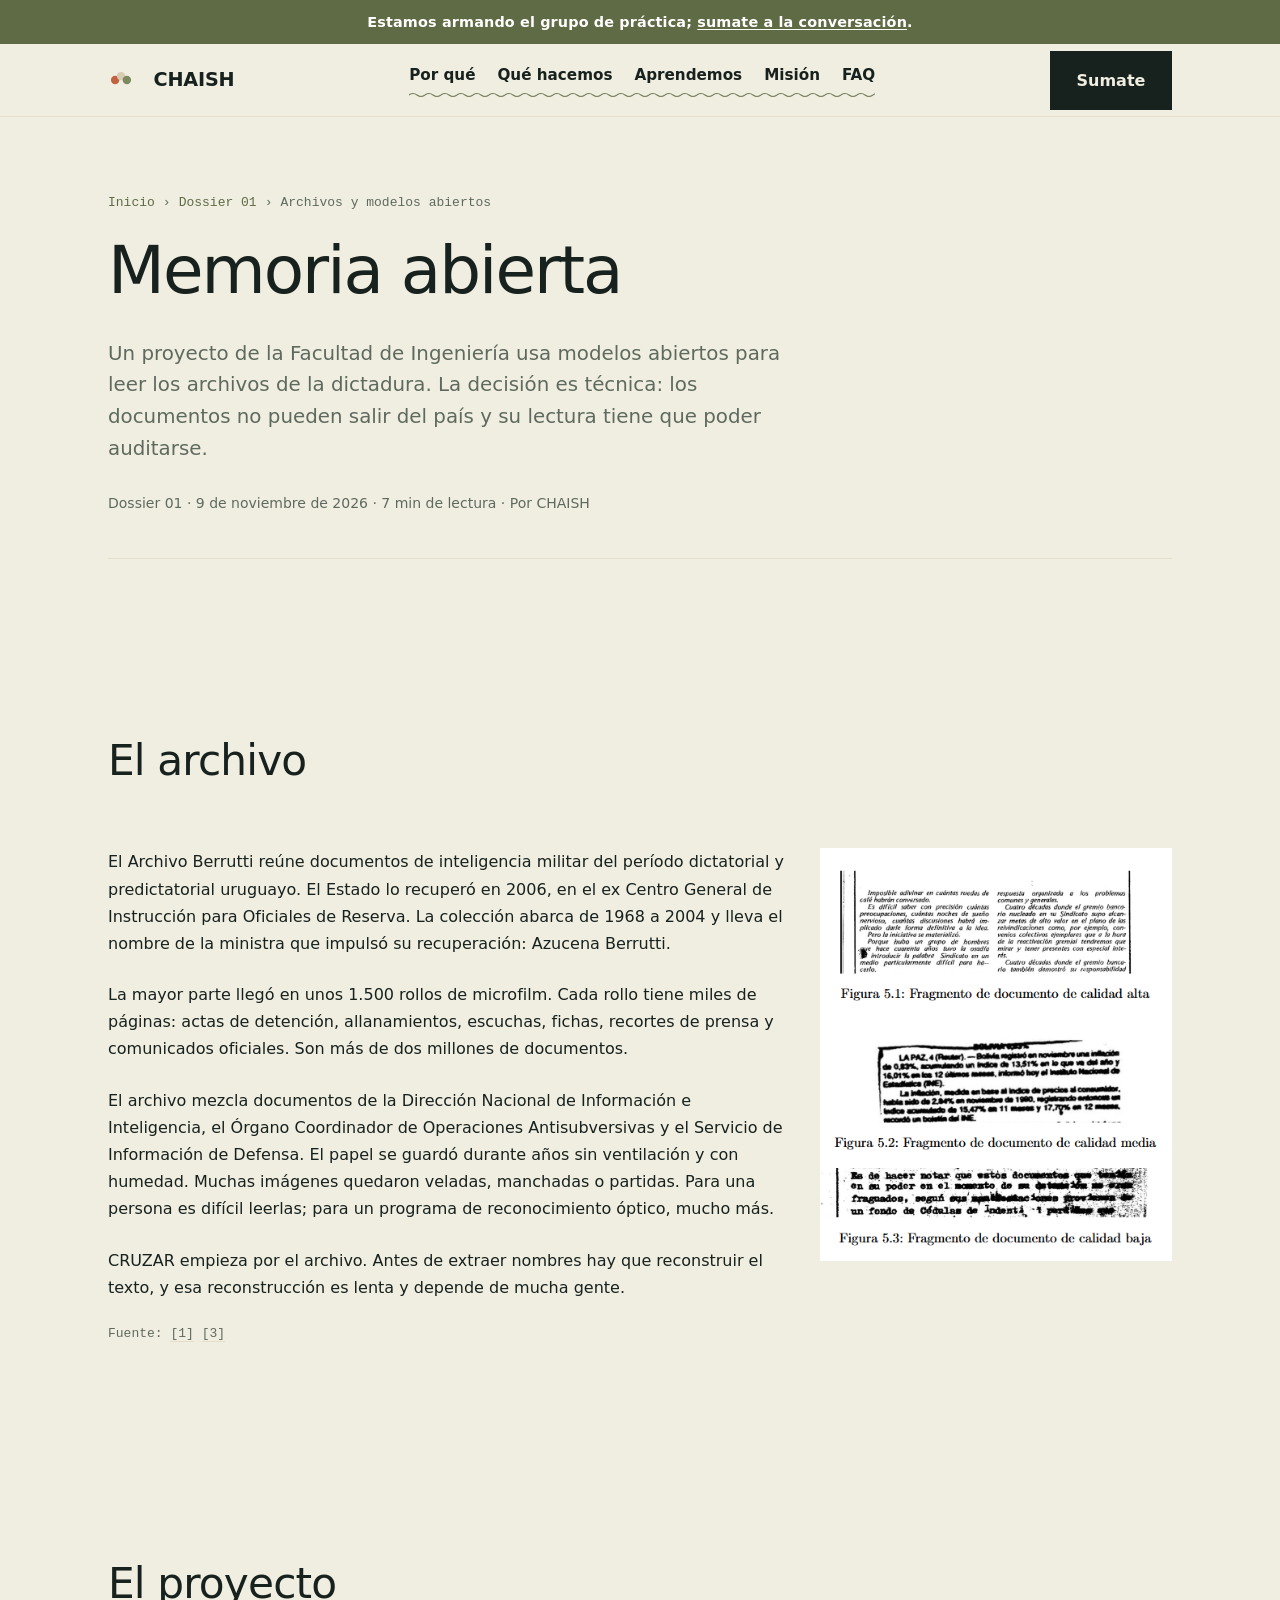
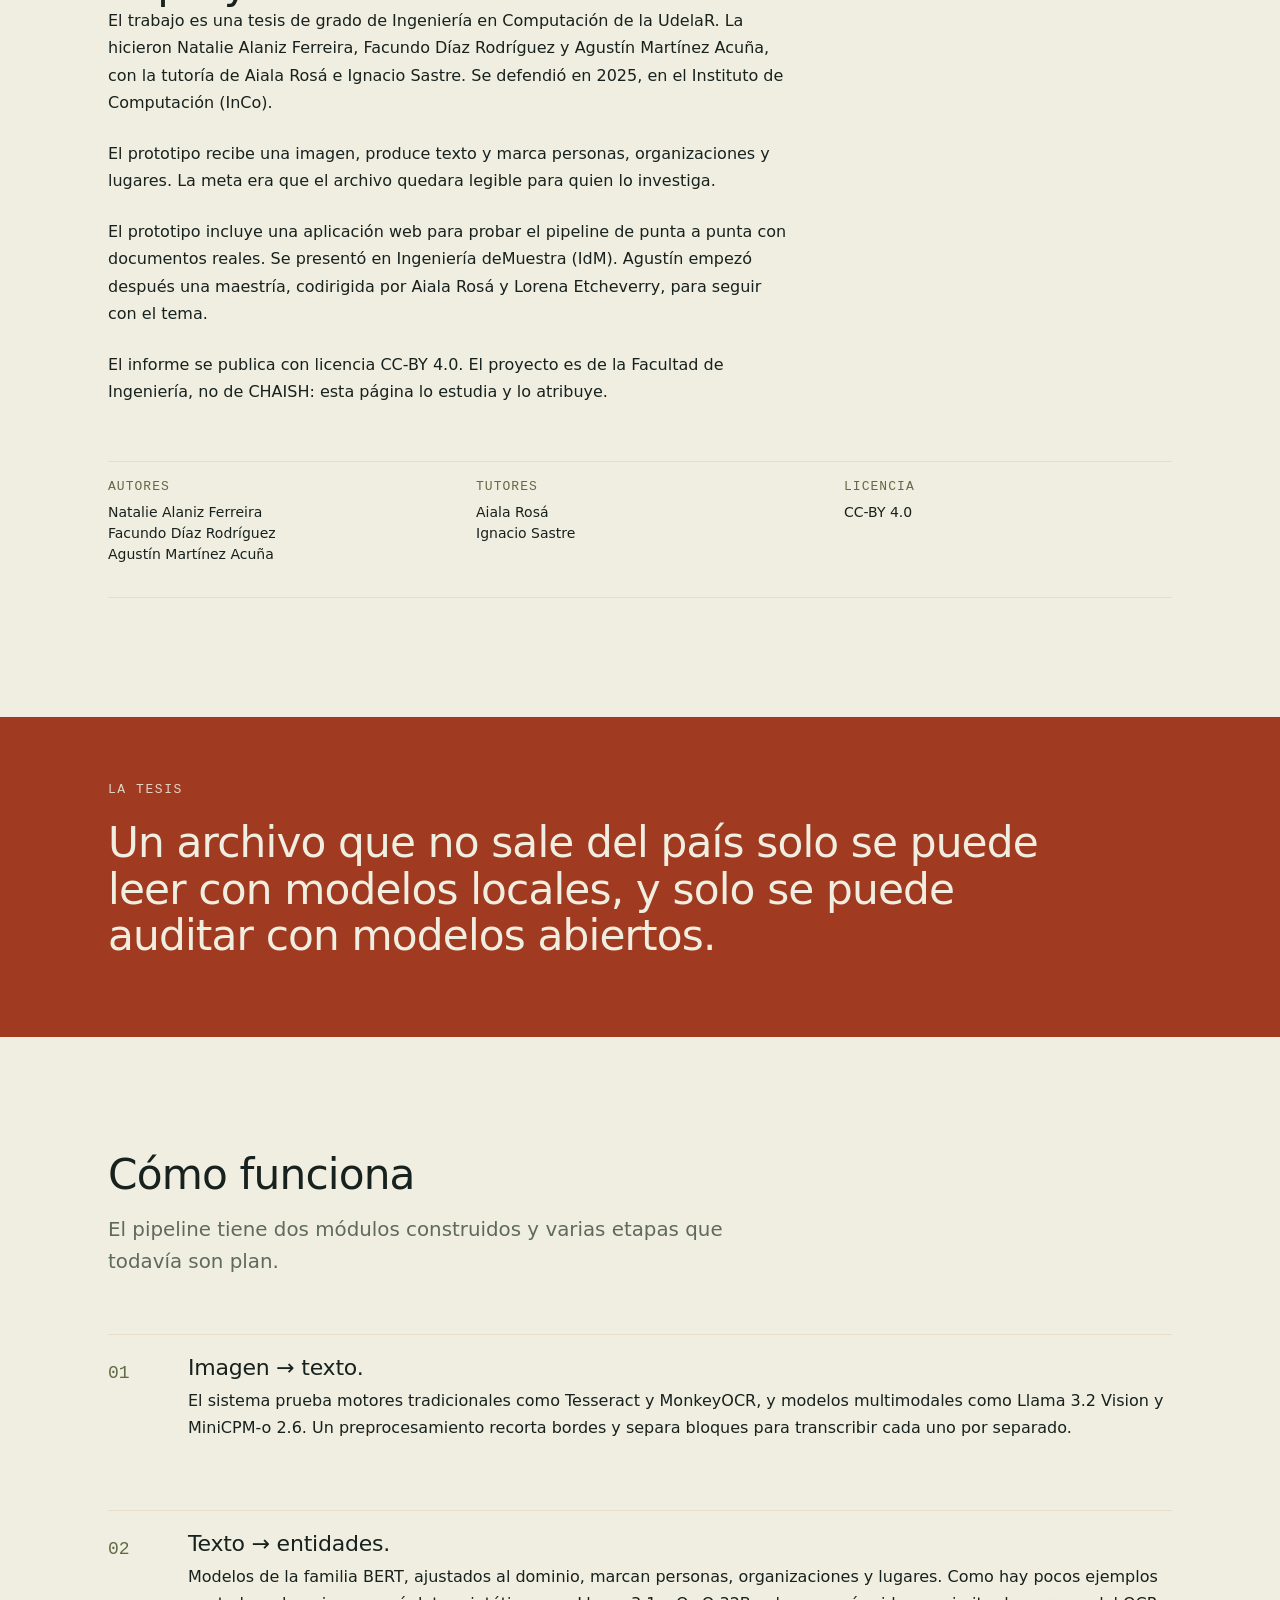
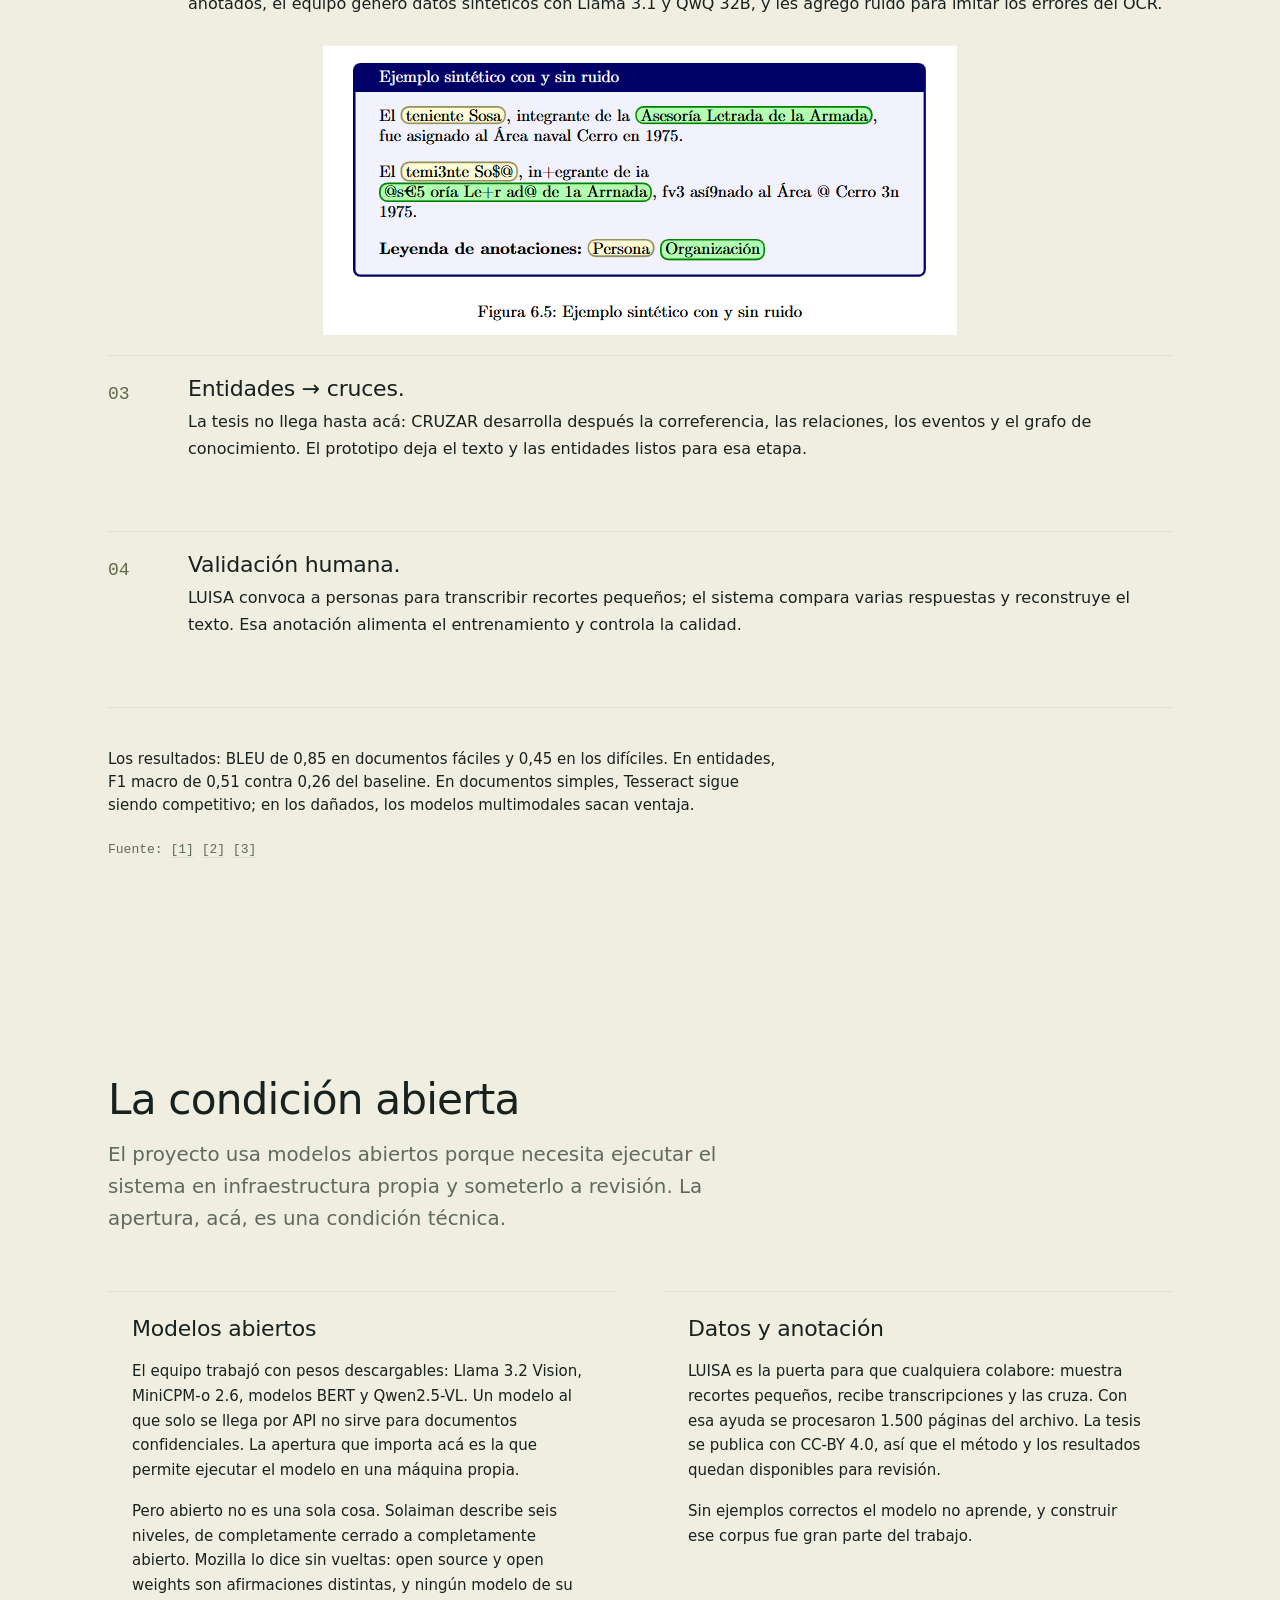
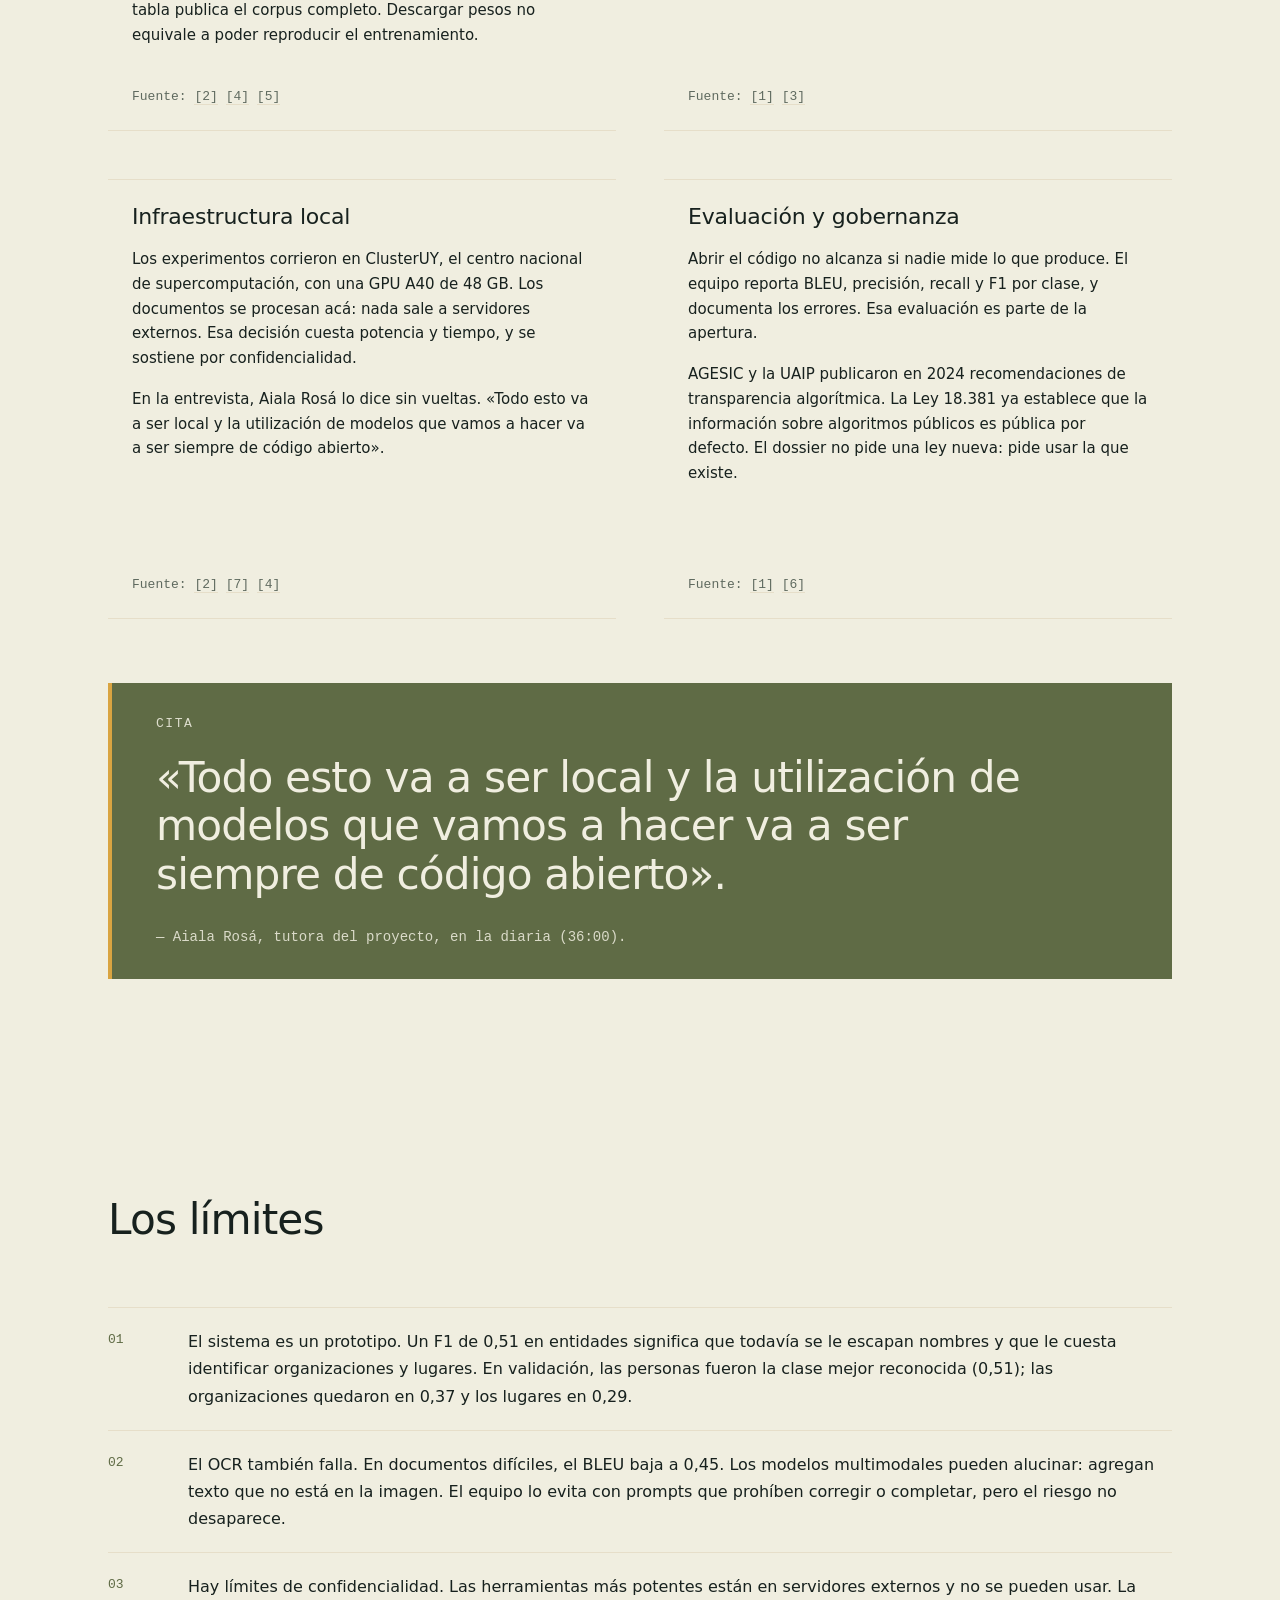
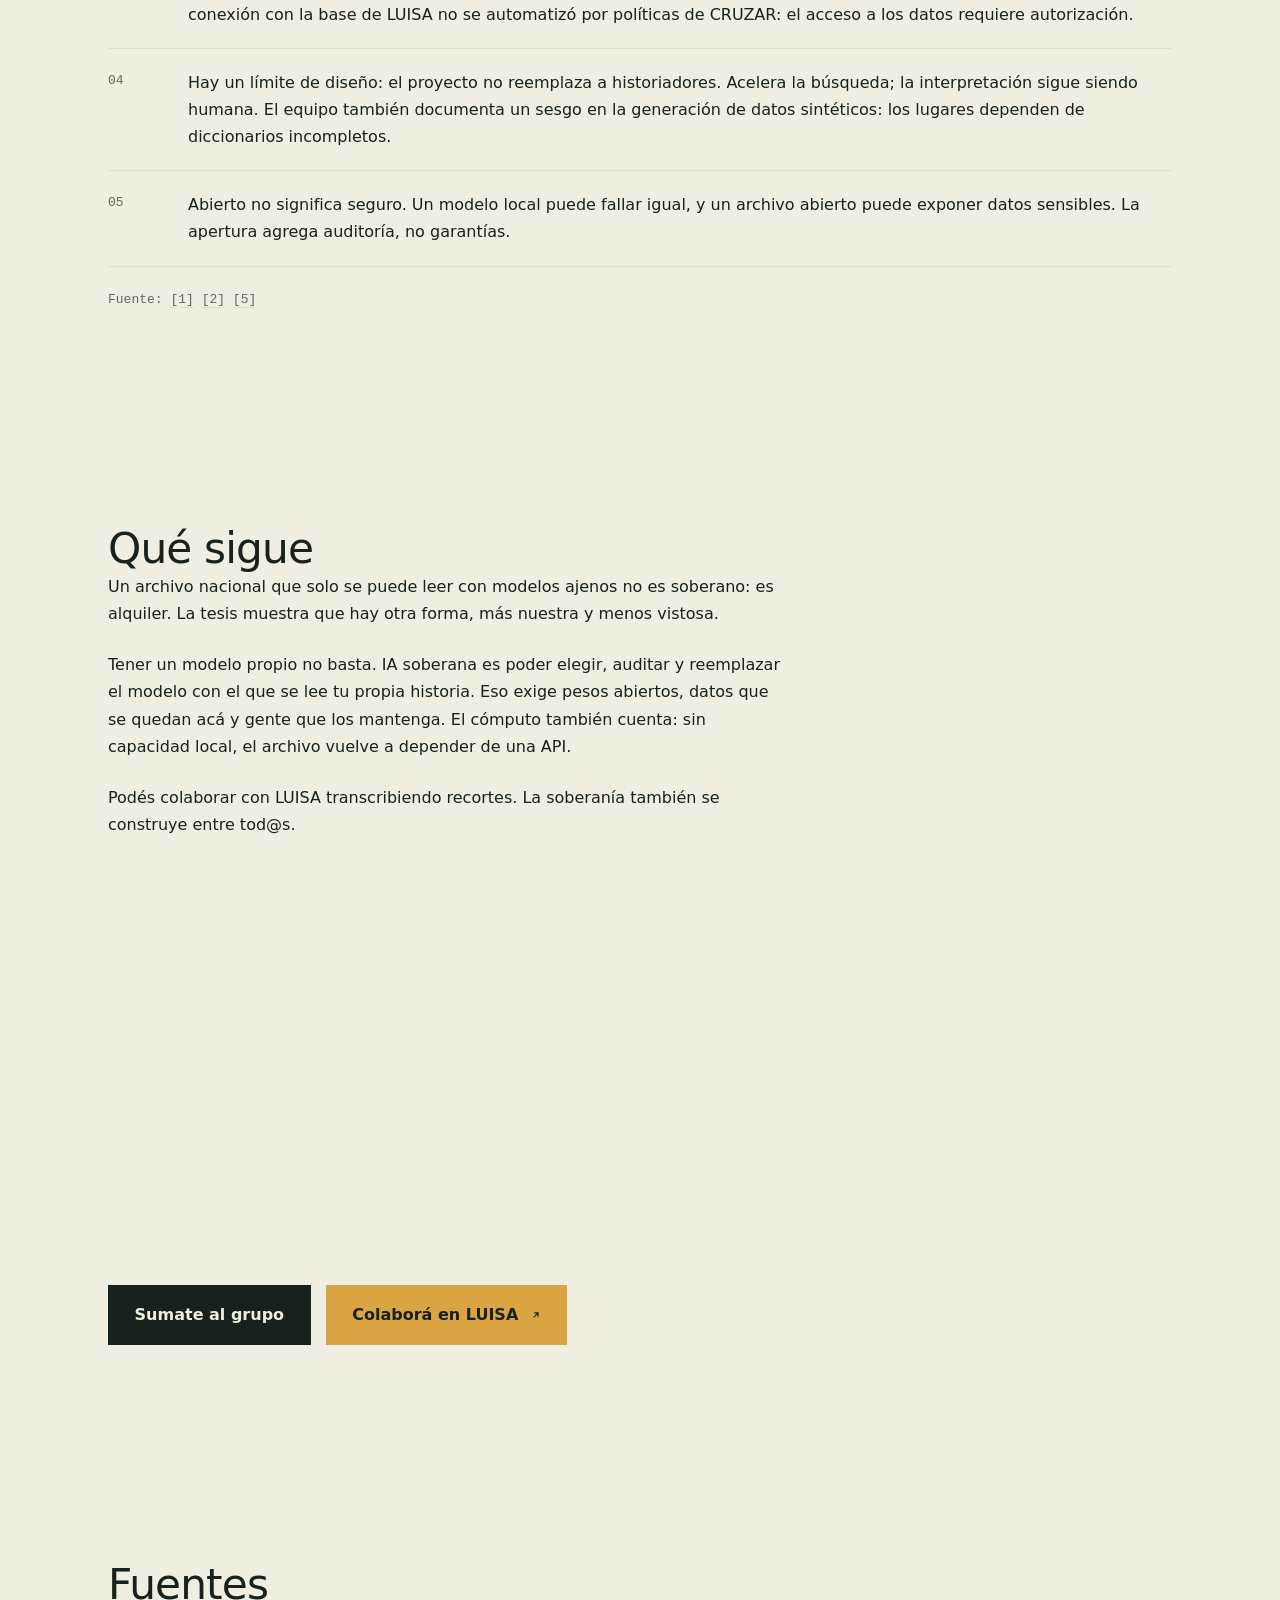
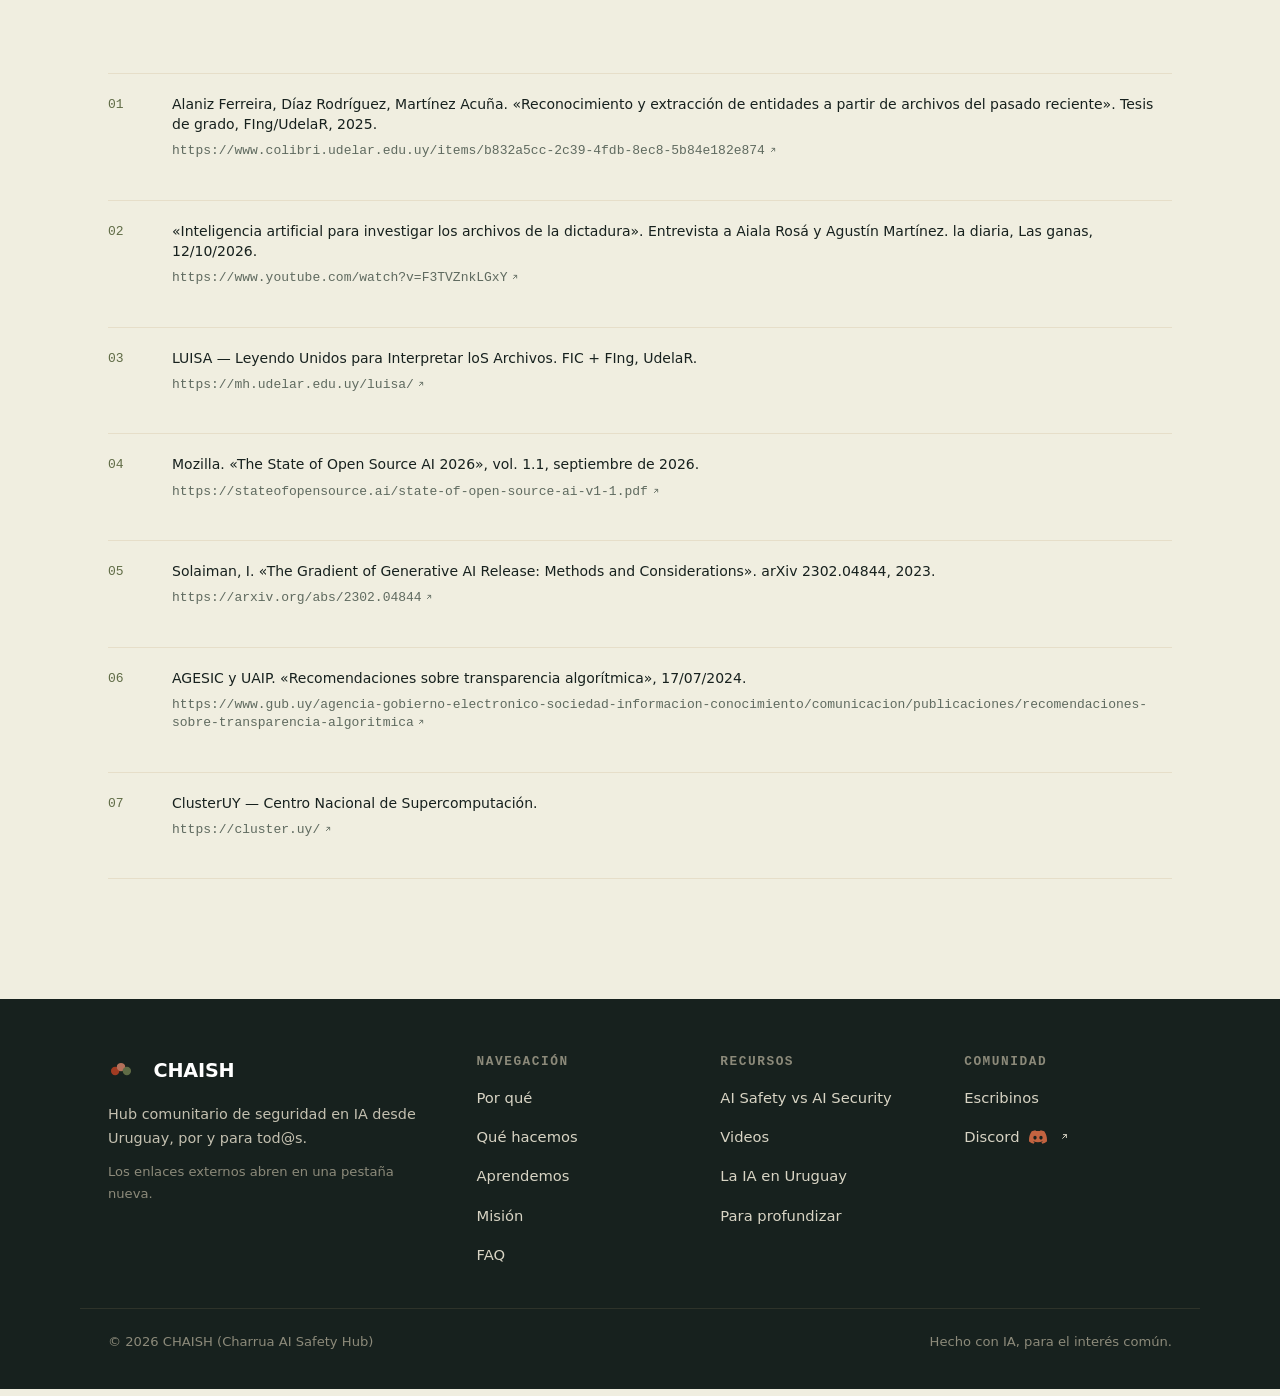
<file: chaish/dossier-01/index.html>
<!DOCTYPE html>
<html lang="es">
<head>
<meta charset="UTF-8">
<meta name="viewport" content="width=device-width, initial-scale=1.0">
<!-- CSP: misma allowlist que chaish/index.html sin frame-src (esta página no
     embebe videos). Mantener en sync con docs/OPENGREP.md. -->
<meta http-equiv="Content-Security-Policy" content="default-src 'none'; script-src 'self'; style-src 'self' https://fonts.googleapis.com; font-src https://fonts.gstatic.com; img-src 'self' data:; connect-src 'none'; base-uri 'none'; form-action 'none'">
<title>Memoria abierta — Dossier 01 — CHAISH</title>
<meta name="description" content="Dossier 01: una tesis de la Facultad de Ingeniería usa modelos abiertos para leer el Archivo Berrutti. Cómo funciona, qué límites tiene y de dónde sale cada dato.">
<link rel="preconnect" href="https://fonts.googleapis.com">
<link rel="preconnect" href="https://fonts.gstatic.com" crossorigin>
<link href="https://fonts.googleapis.com/css2?family=Space+Grotesk:wght@400;500;600;700&family=Space+Mono:wght@400;700&display=swap" rel="stylesheet">
<link rel="stylesheet" href="../style.css">
<link rel="stylesheet" href="dossier.css">
<!-- impeccable-disable cramped-padding: filas editoriales del dossier (.pipe-step, .limit, .source-item, .card) usan padding vertical y hairlines como parte del estilo — ver DESIGN.md -->
<!-- impeccable-disable low-contrast: falso positivo — .src y .card usan --muted sobre crema (4.85:1, AA); no hay par --muted sobre --action en esta página -->
<!-- impeccable-disable tight-leading: sólo display — .article-hero h1 (1.05), .tesis-statement (1.1) y .quote-block blockquote (1.15) son titulares de una o dos líneas; el cuerpo va a 1.6-1.7 — ver DESIGN.md -->
</head>
<body>

<a class="skip-link" href="#contenido">Saltar al contenido</a>

<div class="announce">Estamos armando el grupo de práctica; <a href="../#contacto">sumate a la conversación</a>.</div>

<header class="site">
  <div class="wrap nav">
    <a class="brand" href="../"><svg class="brand-logo brand-boleadoras" viewBox="0 0 40 40" role="img" aria-label="CHAISH" focusable="false">
          <path class="cord" d="M16 17 L14 23"/>
          <path class="cord" d="M24 17 L26 23"/>
          <circle class="b1" cx="11" cy="20" r="6.5"/>
          <circle class="b2" cx="20" cy="14" r="6.5"/>
          <circle class="b3" cx="29" cy="20" r="6.5"/>
        </svg><span>CHAISH</span></a>
    <nav class="nav-links" id="navlinks">
      <a href="../#porque">Por qué</a>
      <a href="../#hacemos">Qué hacemos</a>
      <a href="../#aprendemos">Aprendemos</a>
      <a href="../#mision">Misión</a>
      <a href="../#faq">FAQ</a>
    </nav>
    <div class="nav-cta">
      <a class="btn btn-primary" href="../#contacto">Sumate</a>
    </div>
  </div>
</header>

<main id="contenido" tabindex="-1">
  <article>

    <!-- CABECERA DEL DOSSIER -->
    <header class="article-hero">
      <div class="wrap">
        <nav class="crumb" aria-label="Ruta de navegación">
          <a href="../">Inicio</a>
          <span class="sep" aria-hidden="true">›</span>
          <span>Dossier 01</span>
          <span class="sep" aria-hidden="true">›</span>
          <span class="current" aria-current="page">Archivos y modelos abiertos</span>
        </nav>
        <h1>Memoria abierta</h1>
        <p class="article-lead">Un proyecto de la Facultad de Ingeniería usa modelos abiertos para leer los archivos de la dictadura. La decisión es técnica: los documentos no pueden salir del país y su lectura tiene que poder auditarse.</p>
        <p class="article-meta">Dossier 01 · 9 de noviembre de 2026 · 7 min de lectura · Por CHAISH</p>
        <hr class="rule">
      </div>
    </header>

    <!-- EL ARCHIVO -->
    <section class="article-section" id="archivo">
      <div class="wrap">
        <h2>El archivo</h2>
        <div class="split">
          <div class="body-col">
            <p>El Archivo Berrutti reúne documentos de inteligencia militar del período dictatorial y predictatorial uruguayo. El Estado lo recuperó en 2006, en el ex Centro General de Instrucción para Oficiales de Reserva. La colección abarca de 1968 a 2004 y lleva el nombre de la ministra que impulsó su recuperación: Azucena Berrutti.</p>
            <p>La mayor parte llegó en unos 1.500 rollos de microfilm. Cada rollo tiene miles de páginas: actas de detención, allanamientos, escuchas, fichas, recortes de prensa y comunicados oficiales. Son más de dos millones de documentos.</p>
            <p>El archivo mezcla documentos de la Dirección Nacional de Información e Inteligencia, el Órgano Coordinador de Operaciones Antisubversivas y el Servicio de Información de Defensa. El papel se guardó durante años sin ventilación y con humedad. Muchas imágenes quedaron veladas, manchadas o partidas. Para una persona es difícil leerlas; para un programa de reconocimiento óptico, mucho más.</p>
            <p>CRUZAR empieza por el archivo. Antes de extraer nombres hay que reconstruir el texto, y esa reconstrucción es lenta y depende de mucha gente.</p>
            <p class="src">Fuente: <a href="#f1">[1]</a> <a href="#f3">[3]</a></p>
          </div>
          <figure class="fig">
            <img src="assets/archivo-fragmento.png" width="435" height="510" loading="lazy" decoding="async"
                 alt="Tres recortes del archivo en tres calidades: nítido, con desenfoque y muy pixelado. Los subtítulos dicen «Fragmento de documento de calidad alta» (figura 5.1), «calidad media» (figura 5.2) y «calidad baja» (figura 5.3).">
          </figure>
        </div>
      </div>
    </section>

    <!-- EL PROYECTO -->
    <section class="article-section" id="proyecto">
      <div class="wrap">
        <h2>El proyecto</h2>
        <div class="body-col">
          <p>El trabajo es una tesis de grado de Ingeniería en Computación de la UdelaR. La hicieron Natalie Alaniz Ferreira, Facundo Díaz Rodríguez y Agustín Martínez Acuña, con la tutoría de Aiala Rosá e Ignacio Sastre. Se defendió en 2025, en el Instituto de Computación (InCo).</p>
          <p>El prototipo recibe una imagen, produce texto y marca personas, organizaciones y lugares. La meta era que el archivo quedara legible para quien lo investiga.</p>
          <p>El prototipo incluye una aplicación web para probar el pipeline de punta a punta con documentos reales. Se presentó en Ingeniería deMuestra (IdM). Agustín empezó después una maestría, codirigida por Aiala Rosá y Lorena Etcheverry, para seguir con el tema.</p>
          <p>El informe se publica con licencia CC-BY 4.0. El proyecto es de la Facultad de Ingeniería, no de CHAISH: esta página lo estudia y lo atribuye.</p>
        </div>
        <dl class="ficha">
          <div>
            <dt>AUTORES</dt>
            <dd>Natalie Alaniz Ferreira<br>Facundo Díaz Rodríguez<br>Agustín Martínez Acuña</dd>
          </div>
          <div>
            <dt>TUTORES</dt>
            <dd>Aiala Rosá<br>Ignacio Sastre</dd>
          </div>
          <div>
            <dt>LICENCIA</dt>
            <dd>CC-BY 4.0</dd>
          </div>
        </dl>
      </div>
    </section>

    <!-- BANDA: LA TESIS -->
    <section class="band-tesis">
      <div class="wrap">
        <p class="label">LA TESIS</p>
        <p class="tesis-statement">Un archivo que no sale del país solo se puede leer con modelos locales, y solo se puede auditar con modelos abiertos.</p>
      </div>
    </section>

    <!-- CÓMO FUNCIONA -->
    <section class="article-section" id="como-funciona">
      <div class="wrap">
        <h2>Cómo funciona</h2>
        <p class="article-intro">El pipeline tiene dos módulos construidos y varias etapas que todavía son plan.</p>
        <div class="pipe">
          <div class="pipe-step">
            <p class="num">01</p>
            <div>
              <h3>Imagen → texto.</h3>
              <p>El sistema prueba motores tradicionales como Tesseract y MonkeyOCR, y modelos multimodales como Llama 3.2 Vision y MiniCPM-o 2.6. Un preprocesamiento recorta bordes y separa bloques para transcribir cada uno por separado.</p>
            </div>
          </div>
          <div class="pipe-step">
            <p class="num">02</p>
            <div>
              <h3>Texto → entidades.</h3>
              <p>Modelos de la familia BERT, ajustados al dominio, marcan personas, organizaciones y lugares. Como hay pocos ejemplos anotados, el equipo generó datos sintéticos con Llama 3.1 y QwQ 32B, y les agregó ruido para imitar los errores del OCR.</p>
            </div>
            <figure class="fig">
              <img src="assets/ner-ejemplo.png" width="634" height="289" loading="lazy" decoding="async"
                   alt="Figura 6.5: la misma oración dos veces, limpia y con ruido de OCR. «El teniente Sosa, integrante de la Asesoría Letrada de la Armada, fue asignado al Área Naval Cerro en 1975.» «Teniente Sosa» aparece marcado como persona y «Asesoría Letrada de la Armada» como organización.">
            </figure>
          </div>
          <div class="pipe-step">
            <p class="num">03</p>
            <div>
              <h3>Entidades → cruces.</h3>
              <p>La tesis no llega hasta acá: CRUZAR desarrolla después la correferencia, las relaciones, los eventos y el grafo de conocimiento. El prototipo deja el texto y las entidades listos para esa etapa.</p>
            </div>
          </div>
          <div class="pipe-step">
            <p class="num">04</p>
            <div>
              <h3>Validación humana.</h3>
              <p>LUISA convoca a personas para transcribir recortes pequeños; el sistema compara varias respuestas y reconstruye el texto. Esa anotación alimenta el entrenamiento y controla la calidad.</p>
            </div>
          </div>
        </div>
        <p class="pipe-results">Los resultados: BLEU de 0,85 en documentos fáciles y 0,45 en los difíciles. En entidades, F1 macro de 0,51 contra 0,26 del baseline. En documentos simples, Tesseract sigue siendo competitivo; en los dañados, los modelos multimodales sacan ventaja.</p>
        <p class="src">Fuente: <a href="#f1">[1]</a> <a href="#f2">[2]</a> <a href="#f3">[3]</a></p>
      </div>
    </section>

    <!-- LA CONDICIÓN ABIERTA -->
    <section class="article-section" id="condicion-abierta">
      <div class="wrap">
        <h2>La condición abierta</h2>
        <p class="article-intro">El proyecto usa modelos abiertos porque necesita ejecutar el sistema en infraestructura propia y someterlo a revisión. La apertura, acá, es una condición técnica.</p>
        <div class="card-grid">
          <article class="card">
            <h3>Modelos abiertos</h3>
            <p>El equipo trabajó con pesos descargables: Llama 3.2 Vision, MiniCPM-o 2.6, modelos BERT y Qwen2.5-VL. Un modelo al que solo se llega por API no sirve para documentos confidenciales. La apertura que importa acá es la que permite ejecutar el modelo en una máquina propia.</p>
            <p>Pero abierto no es una sola cosa. Solaiman describe seis niveles, de completamente cerrado a completamente abierto. Mozilla lo dice sin vueltas: open source y open weights son afirmaciones distintas, y ningún modelo de su tabla publica el corpus completo. Descargar pesos no equivale a poder reproducir el entrenamiento.</p>
            <p class="src">Fuente: <a href="#f2">[2]</a> <a href="#f4">[4]</a> <a href="#f5">[5]</a></p>
          </article>
          <article class="card">
            <h3>Datos y anotación</h3>
            <p>LUISA es la puerta para que cualquiera colabore: muestra recortes pequeños, recibe transcripciones y las cruza. Con esa ayuda se procesaron 1.500 páginas del archivo. La tesis se publica con CC-BY 4.0, así que el método y los resultados quedan disponibles para revisión.</p>
            <p>Sin ejemplos correctos el modelo no aprende, y construir ese corpus fue gran parte del trabajo.</p>
            <p class="src">Fuente: <a href="#f1">[1]</a> <a href="#f3">[3]</a></p>
          </article>
          <article class="card">
            <h3>Infraestructura local</h3>
            <p>Los experimentos corrieron en ClusterUY, el centro nacional de supercomputación, con una GPU A40 de 48 GB. Los documentos se procesan acá: nada sale a servidores externos. Esa decisión cuesta potencia y tiempo, y se sostiene por confidencialidad.</p>
            <p>En la entrevista, Aiala Rosá lo dice sin vueltas. «Todo esto va a ser local y la utilización de modelos que vamos a hacer va a ser siempre de código abierto».</p>
            <p class="src">Fuente: <a href="#f2">[2]</a> <a href="#f7">[7]</a> <a href="#f4">[4]</a></p>
          </article>
          <article class="card">
            <h3>Evaluación y gobernanza</h3>
            <p>Abrir el código no alcanza si nadie mide lo que produce. El equipo reporta BLEU, precisión, recall y F1 por clase, y documenta los errores. Esa evaluación es parte de la apertura.</p>
            <p>AGESIC y la UAIP publicaron en 2024 recomendaciones de transparencia algorítmica. La Ley 18.381 ya establece que la información sobre algoritmos públicos es pública por defecto. El dossier no pide una ley nueva: pide usar la que existe.</p>
            <p class="src">Fuente: <a href="#f1">[1]</a> <a href="#f6">[6]</a></p>
          </article>
        </div>
        <figure class="quote-block">
          <p class="label">CITA</p>
          <blockquote>«Todo esto va a ser local y la utilización de modelos que vamos a hacer va a ser siempre de código abierto».</blockquote>
          <figcaption>— Aiala Rosá, tutora del proyecto, en la diaria (36:00).</figcaption>
        </figure>
      </div>
    </section>

    <!-- LOS LÍMITES -->
    <section class="article-section" id="limites">
      <div class="wrap">
        <h2>Los límites</h2>
        <div class="limit-list">
          <div class="limit">
            <p class="num">01</p>
            <p>El sistema es un prototipo. Un F1 de 0,51 en entidades significa que todavía se le escapan nombres y que le cuesta identificar organizaciones y lugares. En validación, las personas fueron la clase mejor reconocida (0,51); las organizaciones quedaron en 0,37 y los lugares en 0,29.</p>
          </div>
          <div class="limit">
            <p class="num">02</p>
            <p>El OCR también falla. En documentos difíciles, el BLEU baja a 0,45. Los modelos multimodales pueden alucinar: agregan texto que no está en la imagen. El equipo lo evita con prompts que prohíben corregir o completar, pero el riesgo no desaparece.</p>
          </div>
          <div class="limit">
            <p class="num">03</p>
            <p>Hay límites de confidencialidad. Las herramientas más potentes están en servidores externos y no se pueden usar. La conexión con la base de LUISA no se automatizó por políticas de CRUZAR: el acceso a los datos requiere autorización.</p>
          </div>
          <div class="limit">
            <p class="num">04</p>
            <p>Hay un límite de diseño: el proyecto no reemplaza a historiadores. Acelera la búsqueda; la interpretación sigue siendo humana. El equipo también documenta un sesgo en la generación de datos sintéticos: los lugares dependen de diccionarios incompletos.</p>
          </div>
          <div class="limit">
            <p class="num">05</p>
            <p>Abierto no significa seguro. Un modelo local puede fallar igual, y un archivo abierto puede exponer datos sensibles. La apertura agrega auditoría, no garantías.</p>
          </div>
        </div>
        <p class="src">Fuente: <a href="#f1">[1]</a> <a href="#f2">[2]</a> <a href="#f5">[5]</a></p>
      </div>
    </section>

    <!-- QUÉ SIGUE -->
    <section class="article-section" id="que-sigue">
      <div class="wrap">
        <h2>Qué sigue</h2>
        <div class="body-col">
          <p>Un archivo nacional que solo se puede leer con modelos ajenos no es soberano: es alquiler. La tesis muestra que hay otra forma, más nuestra y menos vistosa.</p>
          <p>Tener un modelo propio no basta. IA soberana es poder elegir, auditar y reemplazar el modelo con el que se lee tu propia historia. Eso exige pesos abiertos, datos que se quedan acá y gente que los mantenga. El cómputo también cuenta: sin capacidad local, el archivo vuelve a depender de una API.</p>
          <p>Podés colaborar con LUISA transcribiendo recortes. La soberanía también se construye entre tod@s.</p>
        </div>
        <figure class="fig fig--wide">
          <img src="assets/luisa-interfaz.png" width="1335" height="763" loading="lazy" decoding="async"
               alt="Captura de LUISA: cinco recortes manuscritos —«diciembre», «de», «1974», unas comillas y una firma— alineados sobre una fila de campos de texto, con el primero activo para escribir la transcripción.">
        </figure>
        <div class="next-actions">
          <a class="btn btn-primary" href="../#contacto">Sumate al grupo</a>
          <a class="btn btn-miel" href="https://mh.udelar.edu.uy/luisa/" target="_blank" rel="noopener">Colaborá en LUISA</a>
        </div>
      </div>
    </section>

    <!-- FUENTES -->
    <section class="article-section" id="fuentes">
      <div class="wrap">
        <h2>Fuentes</h2>
        <ol class="source-list">
          <li class="source-item" id="f1">
            <p class="num">01</p>
            <div>
              <p class="cite">Alaniz Ferreira, Díaz Rodríguez, Martínez Acuña. «Reconocimiento y extracción de entidades a partir de archivos del pasado reciente». Tesis de grado, FIng/UdelaR, 2025.</p>
              <a class="url" href="https://www.colibri.udelar.edu.uy/items/b832a5cc-2c39-4fdb-8ec8-5b84e182e874" target="_blank" rel="noopener">https://www.colibri.udelar.edu.uy/items/b832a5cc-2c39-4fdb-8ec8-5b84e182e874</a>
            </div>
          </li>
          <li class="source-item" id="f2">
            <p class="num">02</p>
            <div>
              <p class="cite">«Inteligencia artificial para investigar los archivos de la dictadura». Entrevista a Aiala Rosá y Agustín Martínez. la diaria, Las ganas, 12/10/2026.</p>
              <a class="url" href="https://www.youtube.com/watch?v=F3TVZnkLGxY" target="_blank" rel="noopener">https://www.youtube.com/watch?v=F3TVZnkLGxY</a>
            </div>
          </li>
          <li class="source-item" id="f3">
            <p class="num">03</p>
            <div>
              <p class="cite">LUISA — Leyendo Unidos para Interpretar loS Archivos. FIC + FIng, UdelaR.</p>
              <a class="url" href="https://mh.udelar.edu.uy/luisa/" target="_blank" rel="noopener">https://mh.udelar.edu.uy/luisa/</a>
            </div>
          </li>
          <li class="source-item" id="f4">
            <p class="num">04</p>
            <div>
              <p class="cite">Mozilla. «The State of Open Source AI 2026», vol. 1.1, septiembre de 2026.</p>
              <a class="url" href="https://stateofopensource.ai/state-of-open-source-ai-v1-1.pdf" target="_blank" rel="noopener">https://stateofopensource.ai/state-of-open-source-ai-v1-1.pdf</a>
            </div>
          </li>
          <li class="source-item" id="f5">
            <p class="num">05</p>
            <div>
              <p class="cite">Solaiman, I. «The Gradient of Generative AI Release: Methods and Considerations». arXiv 2302.04844, 2023.</p>
              <a class="url" href="https://arxiv.org/abs/2302.04844" target="_blank" rel="noopener">https://arxiv.org/abs/2302.04844</a>
            </div>
          </li>
          <li class="source-item" id="f6">
            <p class="num">06</p>
            <div>
              <p class="cite">AGESIC y UAIP. «Recomendaciones sobre transparencia algorítmica», 17/07/2024.</p>
              <a class="url" href="https://www.gub.uy/agencia-gobierno-electronico-sociedad-informacion-conocimiento/comunicacion/publicaciones/recomendaciones-sobre-transparencia-algoritmica" target="_blank" rel="noopener">https://www.gub.uy/agencia-gobierno-electronico-sociedad-informacion-conocimiento/comunicacion/publicaciones/recomendaciones-sobre-transparencia-algoritmica</a>
            </div>
          </li>
          <li class="source-item" id="f7">
            <p class="num">07</p>
            <div>
              <p class="cite">ClusterUY — Centro Nacional de Supercomputación.</p>
              <a class="url" href="https://cluster.uy/" target="_blank" rel="noopener">https://cluster.uy/</a>
            </div>
          </li>
        </ol>
      </div>
    </section>

  </article>
</main>

<footer class="site">
  <div class="wrap foot-grid">
    <div>
      <div class="brand"><svg class="brand-logo brand-boleadoras" viewBox="0 0 40 40" role="img" aria-label="CHAISH" focusable="false">
          <path class="cord" d="M16 17 L14 23"/>
          <path class="cord" d="M24 17 L26 23"/>
          <circle class="b1" cx="11" cy="20" r="6.5"/>
          <circle class="b2" cx="20" cy="14" r="6.5"/>
          <circle class="b3" cx="29" cy="20" r="6.5"/>
        </svg><span>CHAISH</span></div>
      <p>Hub comunitario de seguridad en IA desde Uruguay, por y para tod@s.</p>
      <p class="foot-note">Los enlaces externos abren en una pestaña nueva.</p>
    </div>
    <div>
      <h3>Navegación</h3>
      <ul><li><a href="../#porque">Por qué</a></li><li><a href="../#hacemos">Qué hacemos</a></li><li><a href="../#aprendemos">Aprendemos</a></li><li><a href="../#mision">Misión</a></li><li><a href="../#faq">FAQ</a></li></ul>
    </div>
    <div>
      <h3>Recursos</h3>
      <ul><li><a href="../#sas">AI Safety vs AI Security</a></li><li><a href="../#videos">Videos</a></li><li><a href="../#mapa">La IA en Uruguay</a></li><li><a href="../#profundizar">Para profundizar</a></li></ul>
    </div>
    <div>
      <h3>Comunidad</h3>
      <ul><li><a href="mailto:chaish@iaparaelbien.org">Escribinos</a></li><li><a class="social-link" href="https://discord.gg/ezK2rZ9Wj" target="_blank" rel="noopener">Discord<span class="social-ico"><svg width="18" height="18" viewBox="0 0 24 24" fill="currentColor" aria-hidden="true"><path d="M20.317 4.3698a19.7913 19.7913 0 00-4.8851-1.5152.0741.0741 0 00-.0785.0371c-.211.3753-.4447.8648-.6083 1.2495-1.8447-.2762-3.68-.2762-5.4868 0-.1636-.3933-.4058-.8742-.6177-1.2495a.077.077 0 00-.0785-.037 19.7363 19.7363 0 00-4.8852 1.515.0699.0699 0 00-.0321.0277C.5334 9.0458-.319 13.5799.0992 18.0578a.0824.0824 0 00.0312.0561c2.0528 1.5076 4.0413 2.4228 5.9929 3.0294a.0777.0777 0 00.0842-.0276c.4616-.6304.8731-1.2952 1.226-1.9942a.076.076 0 00-.0416-.1057c-.6528-.2476-1.2743-.5495-1.8722-.8923a.077.077 0 01-.0076-.1277c.1258-.0943.2517-.1923.3718-.2914a.0743.0743 0 01.0776-.0105c3.9278 1.7933 8.18 1.7933 12.0614 0a.0739.0739 0 01.0785.0095c.1202.099.246.1981.3728.2924a.077.077 0 01-.0066.1276 12.2986 12.2986 0 01-1.873.8914.0766.0766 0 00-.0407.1067c.3604.698.7719 1.3628 1.225 1.9932a.076.076 0 00.0842.0286c1.961-.6067 3.9495-1.5219 6.0023-3.0294a.077.077 0 00.0313-.0552c.5004-5.177-.8382-9.6739-3.5485-13.6604a.061.061 0 00-.0312-.0286zM8.02 15.3312c-1.1825 0-2.1569-1.0857-2.1569-2.419 0-1.3332.9555-2.4189 2.157-2.4189 1.2108 0 2.1757 1.0952 2.1568 2.419 0 1.3332-.9555 2.4189-2.1569 2.4189zm7.9748 0c-1.1825 0-2.1569-1.0857-2.1569-2.419 0-1.3332.9554-2.4189 2.1569-2.4189 1.2108 0 2.1757 1.0952 2.1568 2.419 0 1.3332-.946 2.4189-2.1568 2.4189Z"/></svg></span></a></li></ul>
    </div>
  </div>
  <div class="wrap foot-bottom">
    <span>© <span id="year"></span> CHAISH (Charrua AI Safety Hub)</span>
    <span>Hecho con IA, para el interés común.</span>
  </div>
</footer>

<div class="cookie" id="cookie" role="region" aria-label="Aviso de cookies" hidden>
  <p>Usamos cookies para mejorar el sitio y entender mejor tu interés por la seguridad en IA.</p>
  <button class="btn btn-primary" id="cookieOk">Aceptar</button>
  <button class="btn later" id="cookieNo">Solo necesarias</button>
</div>

<script src="../../script.js"></script>
</body>
</html>
</file>
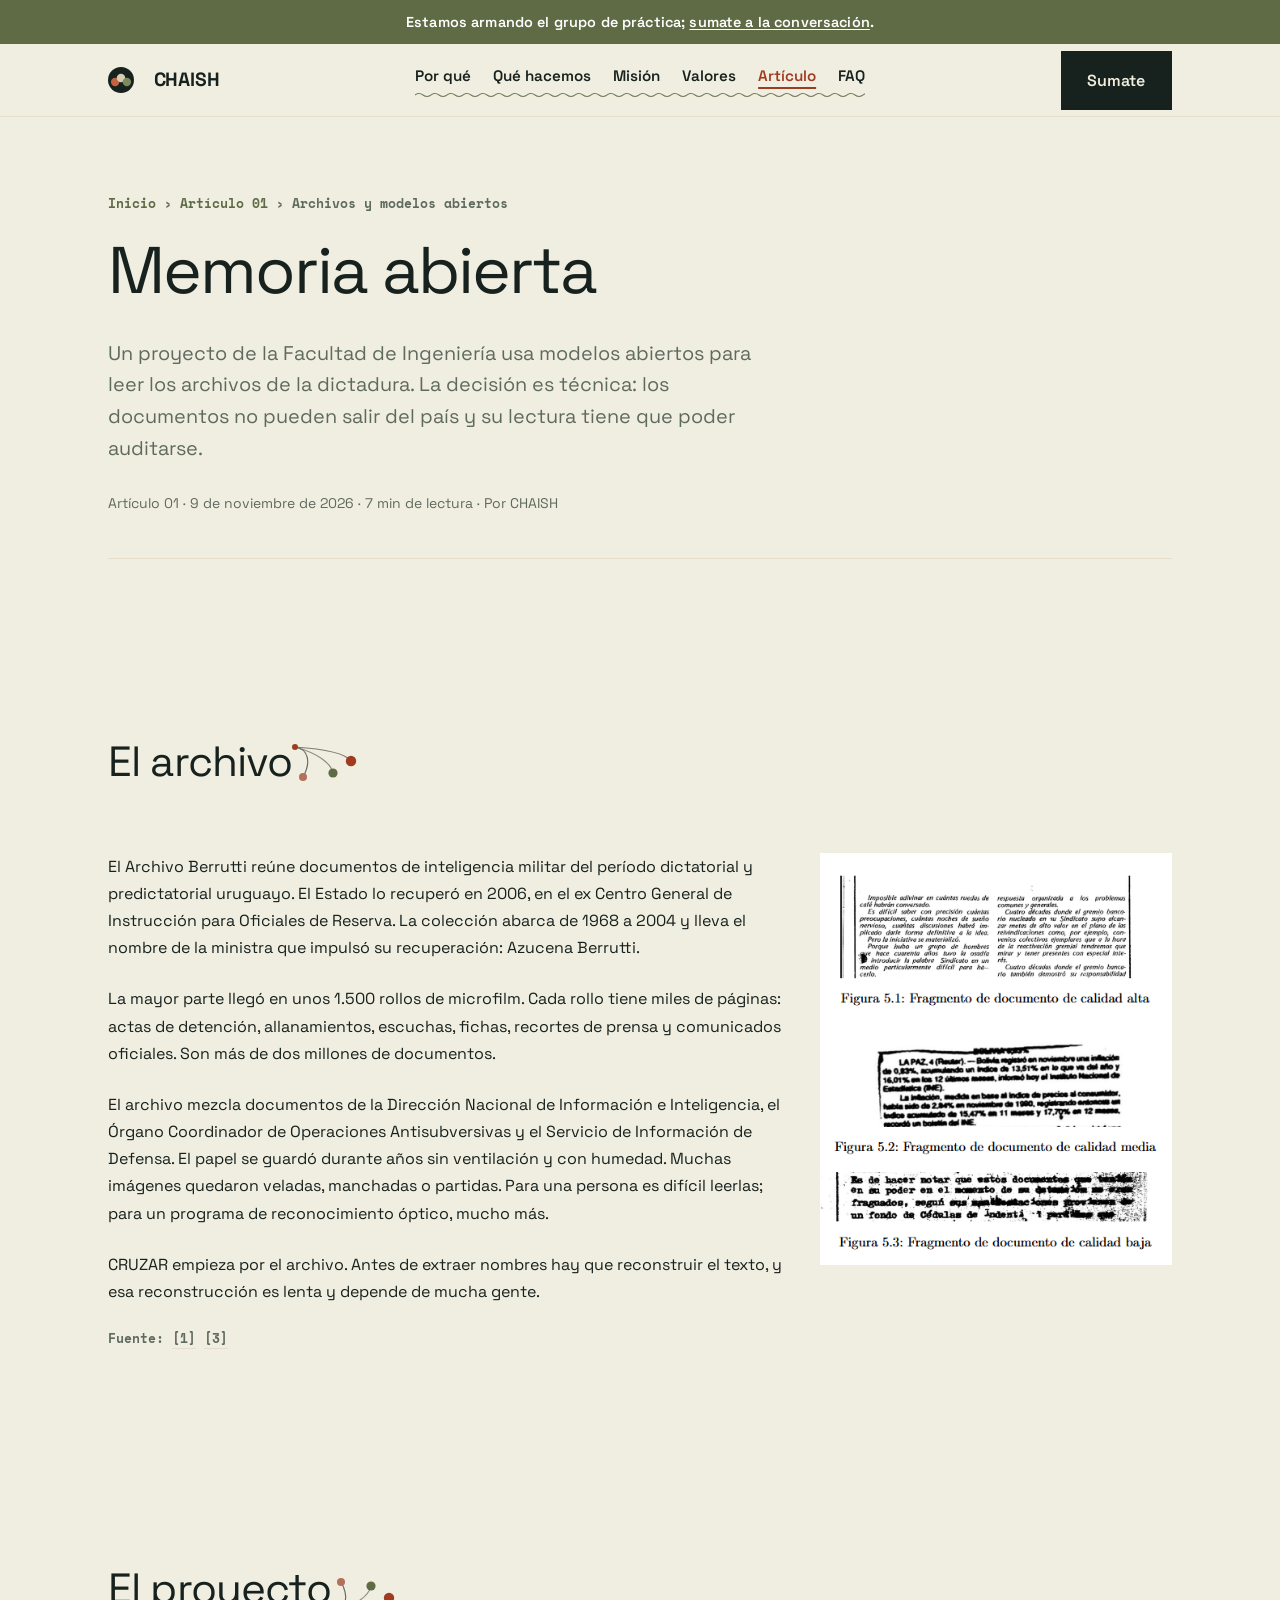
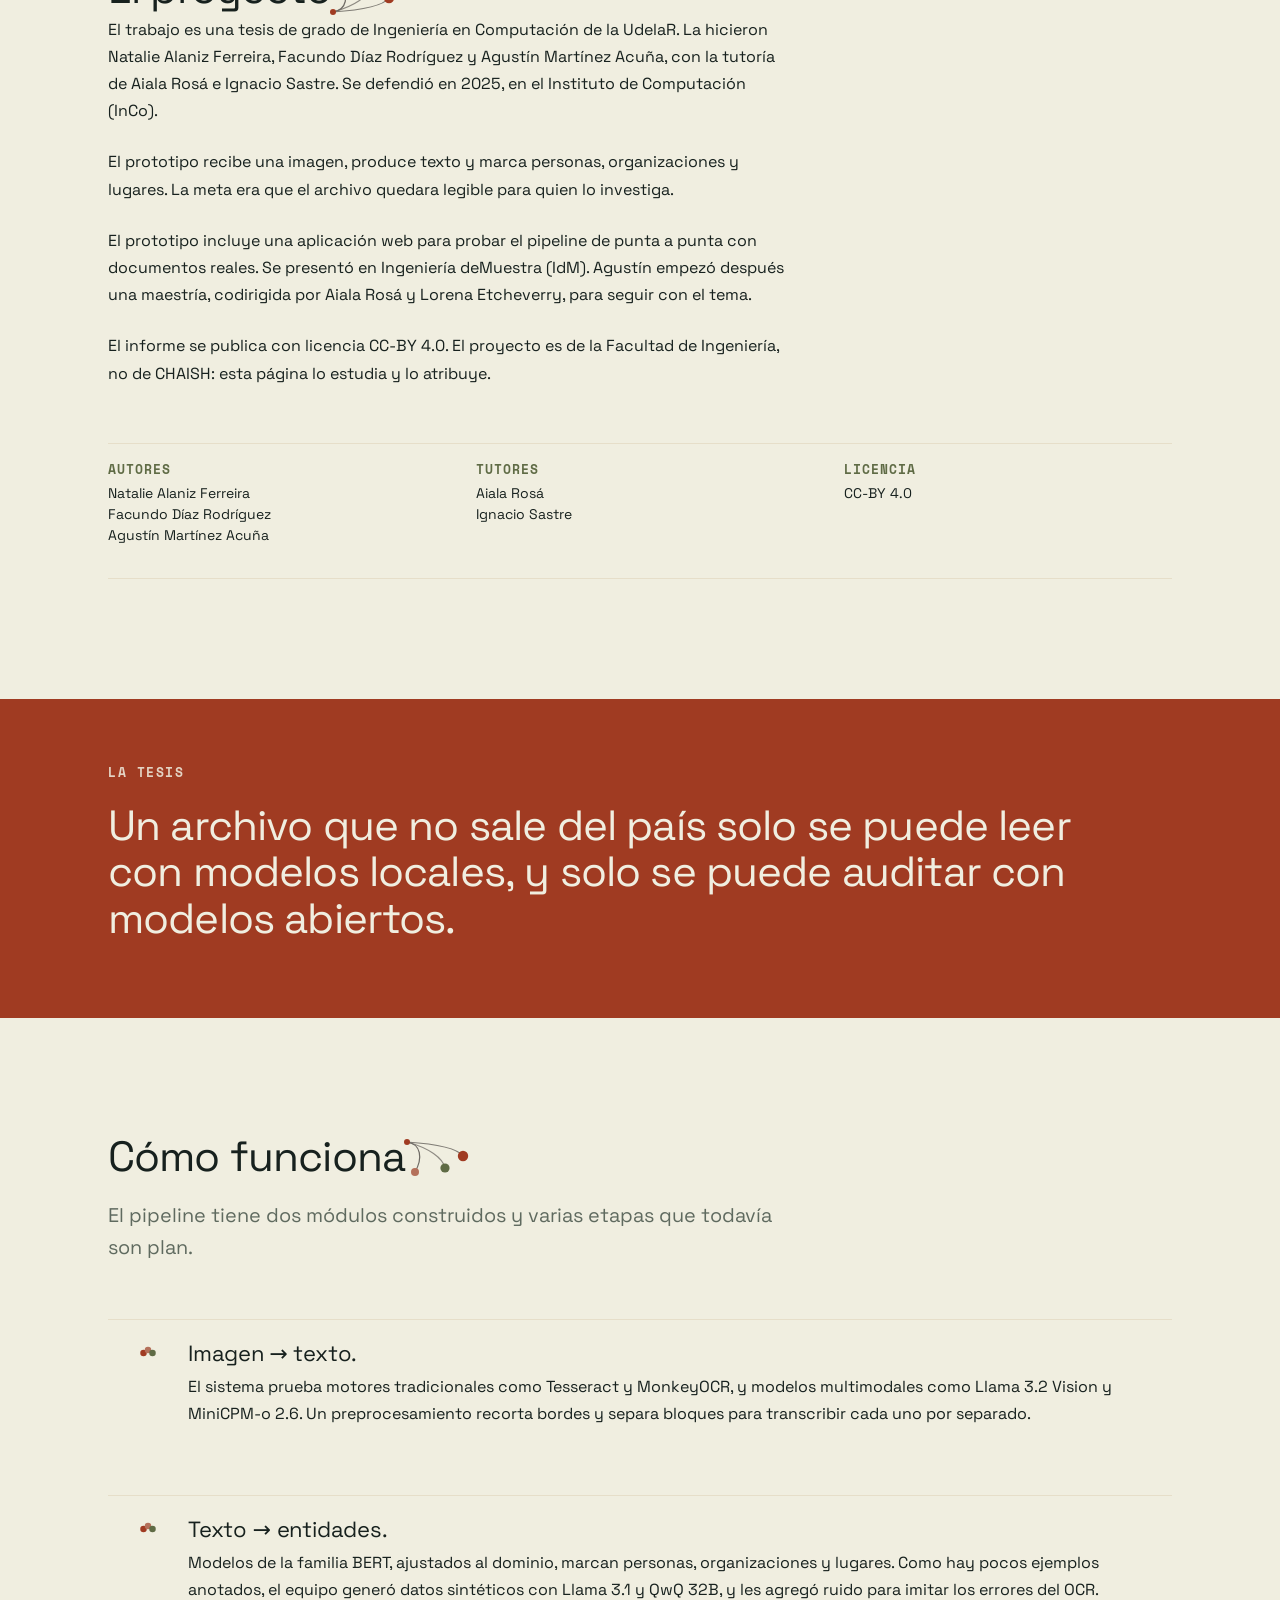
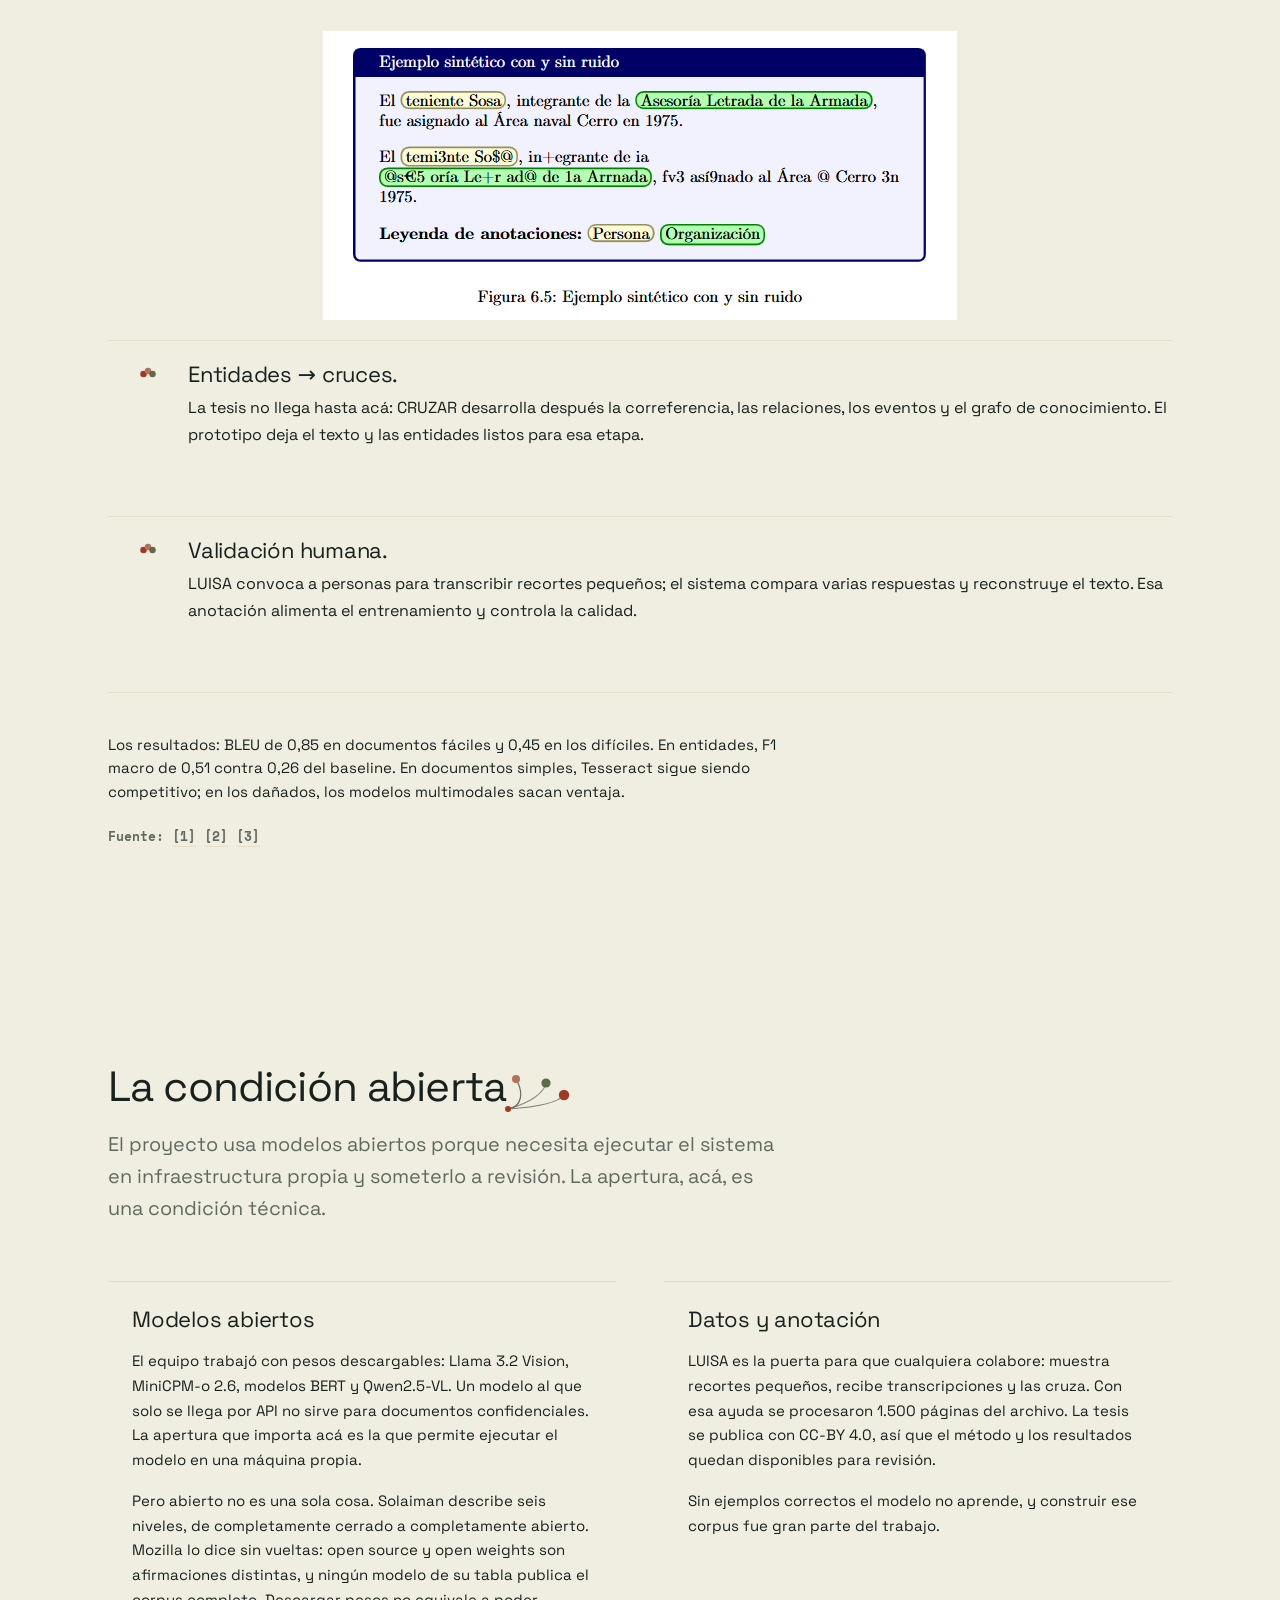
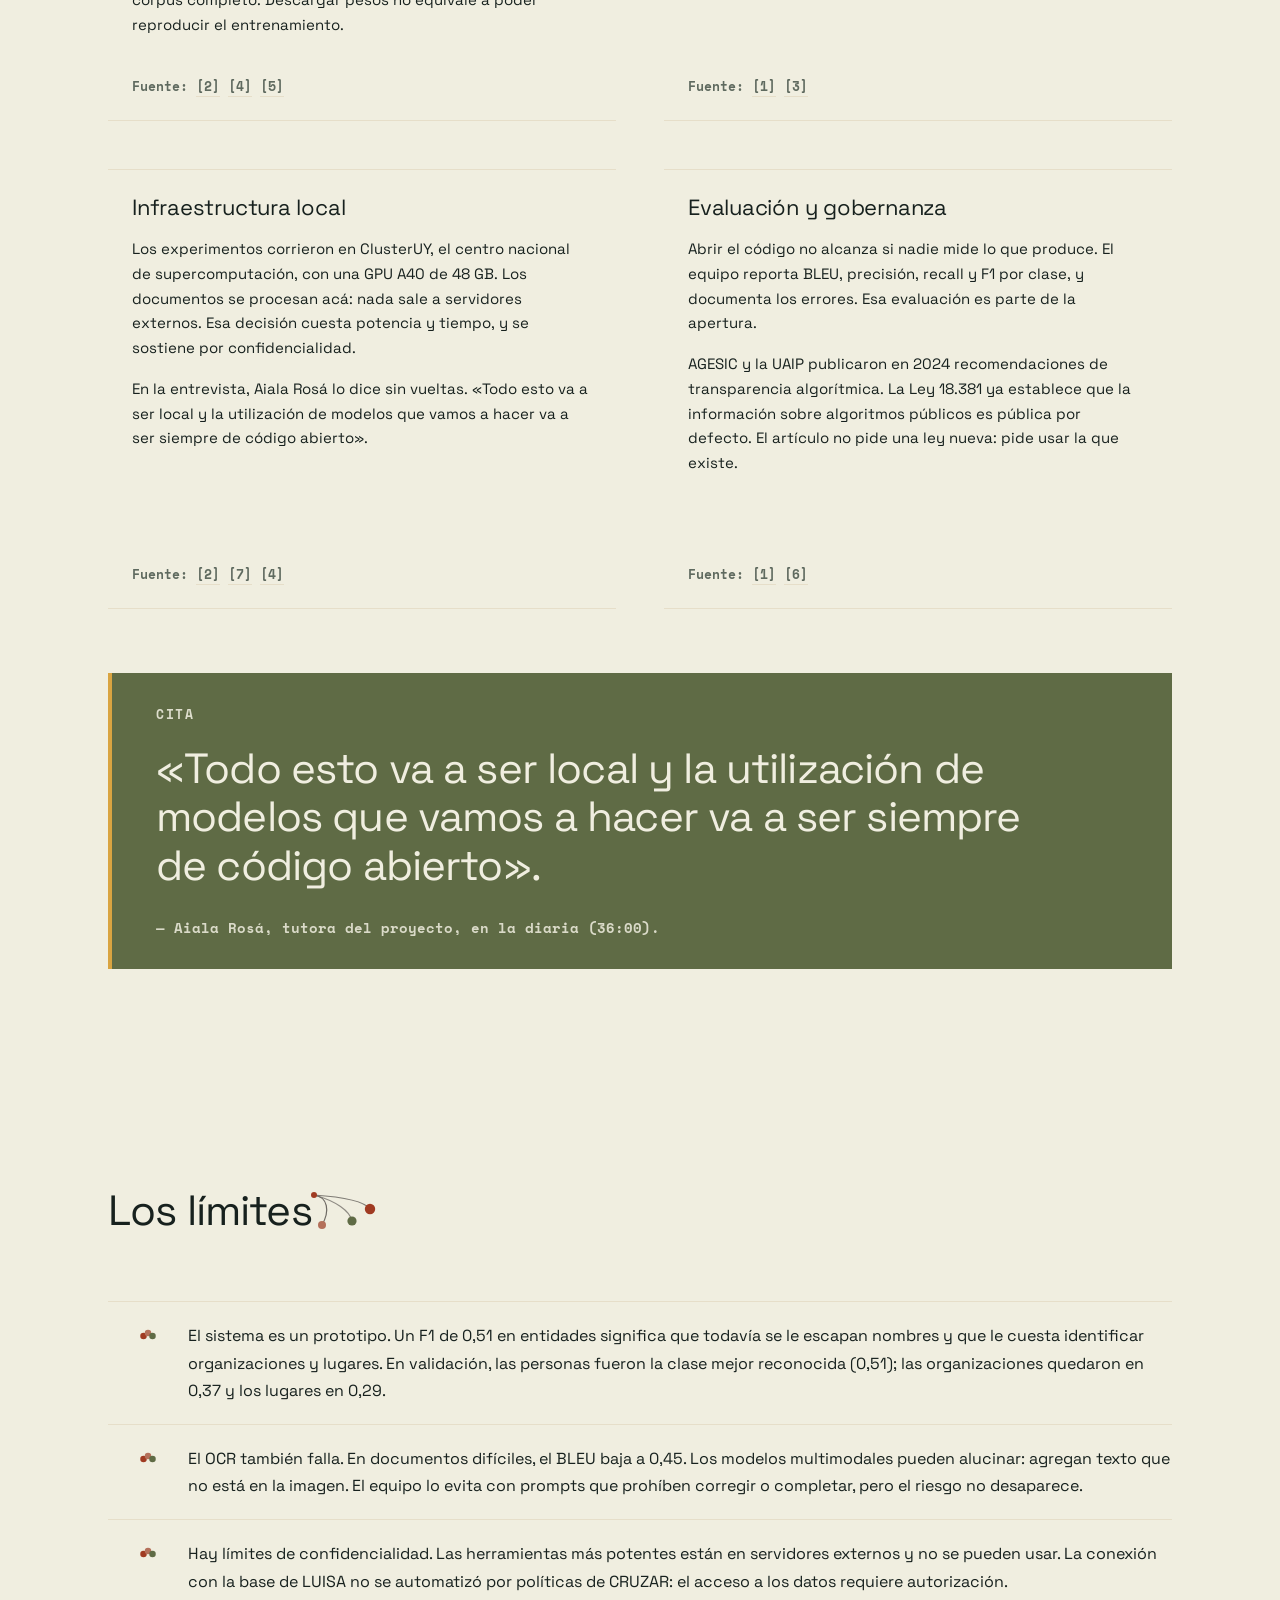
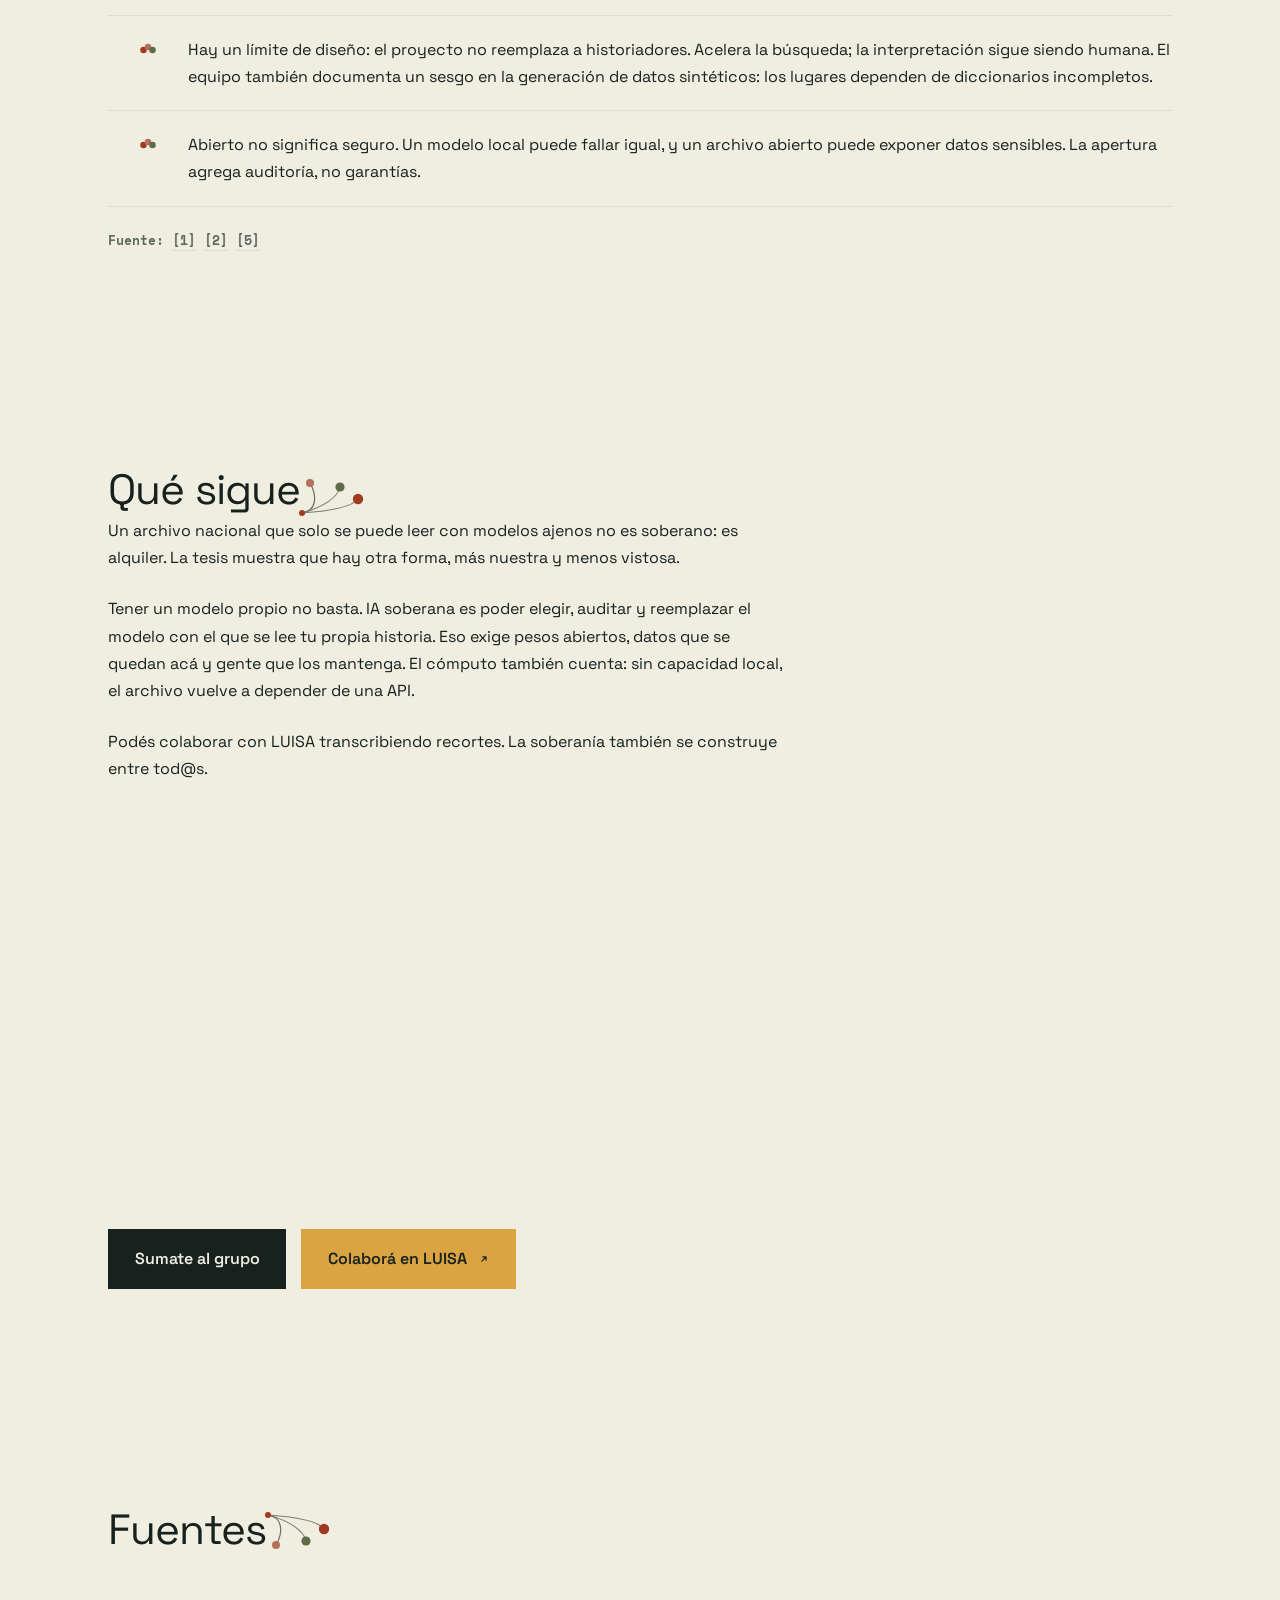
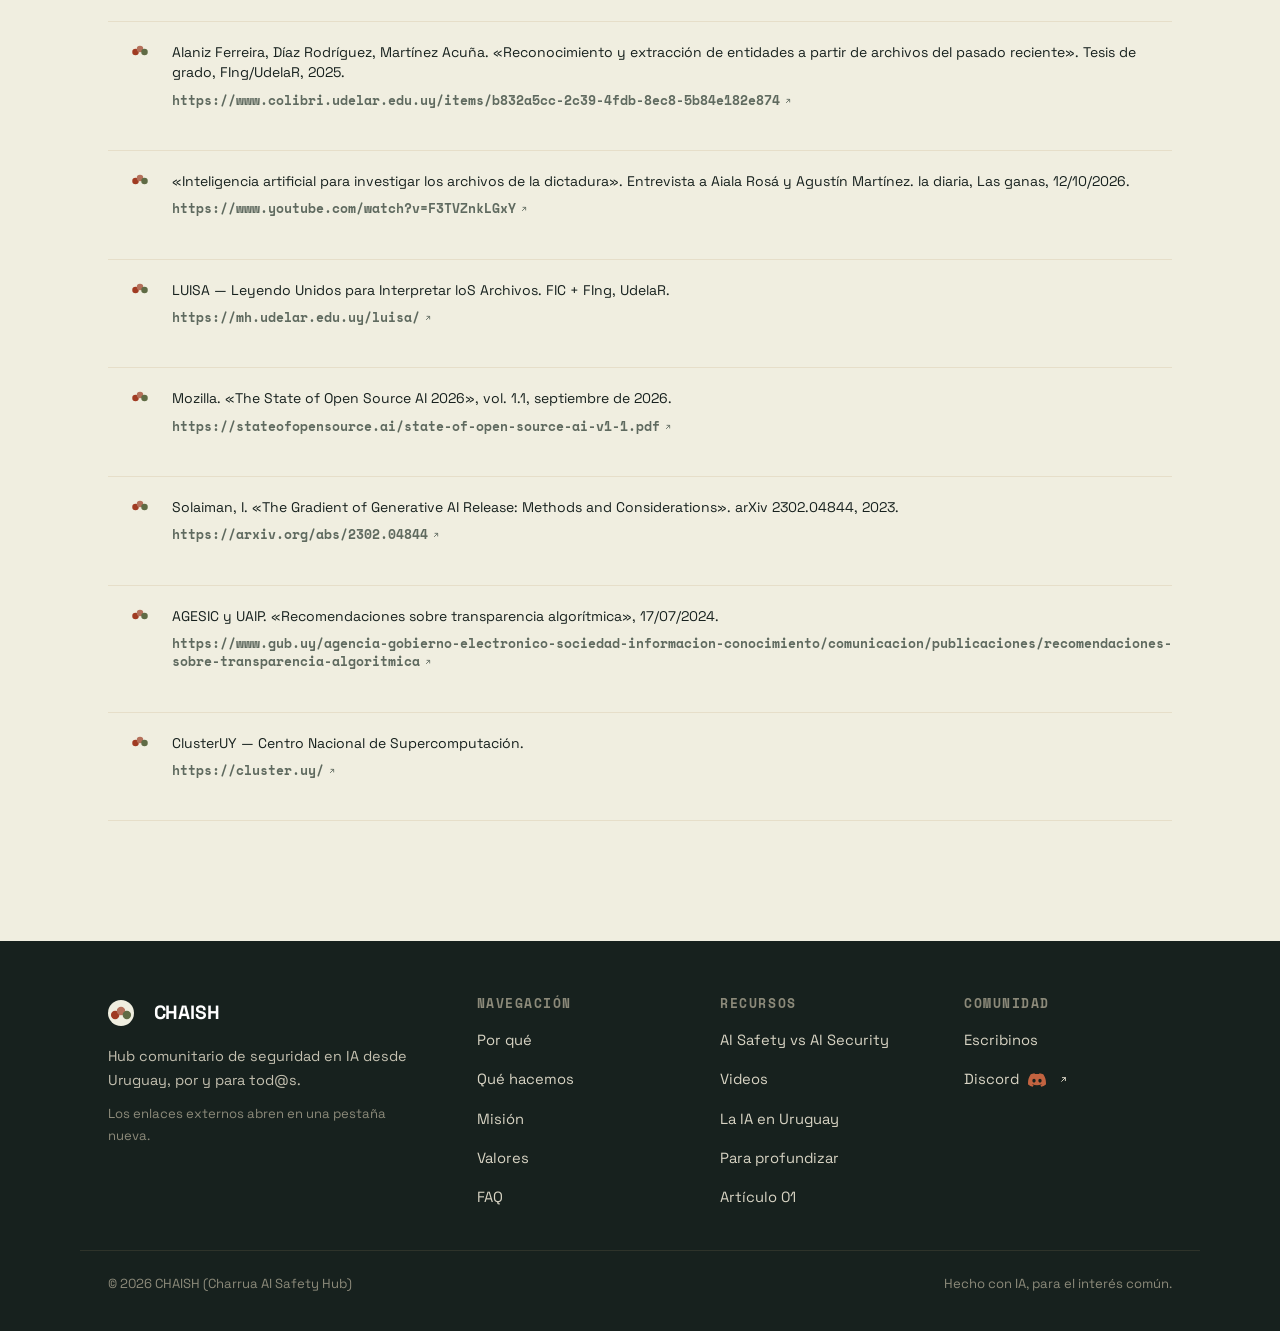
<file: chaish/memoria-abierta/index.html>
<!DOCTYPE html>
<html lang="es">
<head>
<meta charset="UTF-8">
<meta name="viewport" content="width=device-width, initial-scale=1.0">
<!-- CSP: misma allowlist que chaish/index.html sin frame-src (esta página no
     embebe videos). Fuentes self-hosted, así que style-src/font-src son 'self'.
     Mantener en sync con docs/OPENGREP.md. -->
<meta http-equiv="Content-Security-Policy" content="default-src 'none'; script-src 'self'; style-src 'self'; font-src 'self'; img-src 'self' data:; connect-src 'none'; base-uri 'none'; form-action 'none'">
<meta name="referrer" content="strict-origin-when-cross-origin">
<title>Memoria abierta — Artículo 01 — CHAISH</title>
<meta name="description" content="Artículo 01: una tesis de la Facultad de Ingeniería usa modelos abiertos para leer el Archivo Berrutti. Cómo funciona, qué límites tiene y de dónde sale cada dato.">
<link rel="stylesheet" href="../fonts.css">
<link rel="stylesheet" href="../style.css">
<link rel="stylesheet" href="dossier.css">
<!-- impeccable-disable cramped-padding: filas editoriales del artículo (.pipe-step, .limit, .source-item, .card) usan padding vertical y hairlines como parte del estilo — ver DESIGN.md -->
<!-- impeccable-disable low-contrast: falso positivo — .src y .card usan --muted sobre crema (4.85:1, AA); no hay par --muted sobre --action en esta página -->
<!-- impeccable-disable tight-leading: sólo display — .article-hero h1 (1.05), .tesis-statement (1.1) y .quote-block blockquote (1.15) son titulares de una o dos líneas; el cuerpo va a 1.6-1.7 — ver DESIGN.md -->
<!-- context7:meta:begin -->
<meta name="context7-site-verification" content="ask_b1bd943202d5e59a5a562503">
<!-- context7:meta:end -->
</head>
<body>
<!-- context7:note:begin -->
<blockquote data-context7-ask="true" aria-hidden="true" class="sr-only">
  <h2>Search</h2>
  <p>Page index: https://iaparaelbien.org/llms.txt.</p>
  <p>This site has a search endpoint: https://context7.com/api/v2/ask?siteKey=ask_b1bd943202d5e59a5a562503&amp;query=&lt;URL-encoded question&gt;. It returns documentation that answers the question, with a source link for each part. No API key is needed. If nothing matches, it says so.</p>
</blockquote>
<!-- context7:note:end -->

<a class="skip-link" href="#contenido">Saltar al contenido</a>

<div class="announce">Estamos armando el grupo de práctica; <a href="../#contacto">sumate a la conversación</a>.</div>

<header class="site">
  <div class="wrap nav">
    <a class="brand" href="../"><svg class="brand-logo brand-boleadoras" viewBox="0 0 40 40" role="img" aria-label="CHAISH" focusable="false">
          <circle class="disc" cx="20" cy="20" r="20"/>
          <g transform="translate(0,3)">
            <path class="cord" d="M16 17 L14 23"/>
            <path class="cord" d="M24 17 L26 23"/>
            <circle class="b1" cx="11" cy="20" r="6.5"/>
            <circle class="b2" cx="20" cy="14" r="6.5"/>
            <circle class="b3" cx="29" cy="20" r="6.5"/>
          </g>
        </svg><span>CHAISH</span></a>
    <nav class="nav-links" id="navlinks">
      <a href="../#porque">Por qué</a>
      <a href="../#hacemos">Qué hacemos</a>
      <a href="../#mision">Misión</a>
      <a href="../#valores">Valores</a>
      <a href="../memoria-abierta/" class="is-active" aria-current="page">Artículo</a>
      <a href="../#faq">FAQ</a>
    </nav>
    <div class="nav-cta">
      <a class="btn btn-primary" href="../#contacto">Sumate</a>
    </div>
  </div>
</header>

<main id="contenido" tabindex="-1">
  <article>

    <!-- CABECERA DEL ARTÍCULO -->
    <header class="article-hero">
      <div class="wrap">
        <nav class="crumb" aria-label="Ruta de navegación">
          <a href="../">Inicio</a>
          <span class="sep" aria-hidden="true">›</span>
          <span>Artículo 01</span>
          <span class="sep" aria-hidden="true">›</span>
          <span class="current" aria-current="page">Archivos y modelos abiertos</span>
        </nav>
        <h1>Memoria abierta</h1>
        <p class="article-lead">Un proyecto de la Facultad de Ingeniería usa modelos abiertos para leer los archivos de la dictadura. La decisión es técnica: los documentos no pueden salir del país y su lectura tiene que poder auditarse.</p>
        <p class="article-meta">Artículo 01 · 9 de noviembre de 2026 · 7 min de lectura · Por CHAISH</p>
        <hr class="rule">
      </div>
    </header>

    <!-- EL ARCHIVO -->
    <section class="article-section" id="archivo">
      <div class="wrap">
        <h2>El <span class="h2-tail">archivo<svg class="boleadora" viewBox="0 0 66 46" width="66" height="46" aria-hidden="true" focusable="false"><g><path class="cord" d="M4 4 C18 6 20 20 12 34"/><path class="cord cord--75" d="M4 4 C26 10 40 20 42 30"/><path class="cord cord--85" d="M4 4 C34 6 54 10 60 18"/><circle class="stone stone--1" cx="4" cy="4" r="3"/><circle class="stone stone--2" cx="12" cy="34" r="4"/><circle class="stone stone--3" cx="42" cy="30" r="4.6"/><circle class="stone stone--1" cx="60" cy="18" r="5.2"/></g></svg></span></h2>
        <div class="split">
          <div class="body-col">
            <p>El Archivo Berrutti reúne documentos de inteligencia militar del período dictatorial y predictatorial uruguayo. El Estado lo recuperó en 2006, en el ex Centro General de Instrucción para Oficiales de Reserva. La colección abarca de 1968 a 2004 y lleva el nombre de la ministra que impulsó su recuperación: Azucena Berrutti.</p>
            <p>La mayor parte llegó en unos 1.500 rollos de microfilm. Cada rollo tiene miles de páginas: actas de detención, allanamientos, escuchas, fichas, recortes de prensa y comunicados oficiales. Son más de dos millones de documentos.</p>
            <p>El archivo mezcla documentos de la Dirección Nacional de Información e Inteligencia, el Órgano Coordinador de Operaciones Antisubversivas y el Servicio de Información de Defensa. El papel se guardó durante años sin ventilación y con humedad. Muchas imágenes quedaron veladas, manchadas o partidas. Para una persona es difícil leerlas; para un programa de reconocimiento óptico, mucho más.</p>
            <p>CRUZAR empieza por el archivo. Antes de extraer nombres hay que reconstruir el texto, y esa reconstrucción es lenta y depende de mucha gente.</p>
            <p class="src">Fuente: <a href="#f1">[1]</a> <a href="#f3">[3]</a></p>
          </div>
          <figure class="fig">
            <img src="assets/archivo-fragmento.png" width="435" height="510" loading="lazy" decoding="async"
                 alt="Tres recortes del archivo en tres calidades: nítido, con desenfoque y muy pixelado. Los subtítulos dicen «Fragmento de documento de calidad alta» (figura 5.1), «calidad media» (figura 5.2) y «calidad baja» (figura 5.3).">
          </figure>
        </div>
      </div>
    </section>

    <!-- EL PROYECTO -->
    <section class="article-section" id="proyecto">
      <div class="wrap">
        <h2>El <span class="h2-tail">proyecto<svg class="boleadora" viewBox="0 0 66 46" width="66" height="46" aria-hidden="true" focusable="false"><g transform="translate(0,46) scale(1,-1)"><path class="cord" d="M4 4 C18 6 20 20 12 34"/><path class="cord cord--75" d="M4 4 C26 10 40 20 42 30"/><path class="cord cord--85" d="M4 4 C34 6 54 10 60 18"/><circle class="stone stone--1" cx="4" cy="4" r="3"/><circle class="stone stone--2" cx="12" cy="34" r="4"/><circle class="stone stone--3" cx="42" cy="30" r="4.6"/><circle class="stone stone--1" cx="60" cy="18" r="5.2"/></g></svg></span></h2>
        <div class="body-col">
          <p>El trabajo es una tesis de grado de Ingeniería en Computación de la UdelaR. La hicieron Natalie Alaniz Ferreira, Facundo Díaz Rodríguez y Agustín Martínez Acuña, con la tutoría de Aiala Rosá e Ignacio Sastre. Se defendió en 2025, en el Instituto de Computación (InCo).</p>
          <p>El prototipo recibe una imagen, produce texto y marca personas, organizaciones y lugares. La meta era que el archivo quedara legible para quien lo investiga.</p>
          <p>El prototipo incluye una aplicación web para probar el pipeline de punta a punta con documentos reales. Se presentó en Ingeniería deMuestra (IdM). Agustín empezó después una maestría, codirigida por Aiala Rosá y Lorena Etcheverry, para seguir con el tema.</p>
          <p>El informe se publica con licencia CC-BY 4.0. El proyecto es de la Facultad de Ingeniería, no de CHAISH: esta página lo estudia y lo atribuye.</p>
        </div>
        <dl class="ficha">
          <div>
            <dt>AUTORES</dt>
            <dd>Natalie Alaniz Ferreira<br>Facundo Díaz Rodríguez<br>Agustín Martínez Acuña</dd>
          </div>
          <div>
            <dt>TUTORES</dt>
            <dd>Aiala Rosá<br>Ignacio Sastre</dd>
          </div>
          <div>
            <dt>LICENCIA</dt>
            <dd>CC-BY 4.0</dd>
          </div>
        </dl>
      </div>
    </section>

    <!-- BANDA: LA TESIS -->
    <section class="band-tesis">
      <div class="wrap">
        <p class="label">LA TESIS</p>
        <p class="tesis-statement">Un archivo que no sale del país solo se puede leer con modelos locales, y solo se puede auditar con modelos abiertos.</p>
      </div>
    </section>

    <!-- CÓMO FUNCIONA -->
    <section class="article-section" id="como-funciona">
      <div class="wrap">
        <h2>Cómo <span class="h2-tail">funciona<svg class="boleadora" viewBox="0 0 66 46" width="66" height="46" aria-hidden="true" focusable="false"><g><path class="cord" d="M4 4 C18 6 20 20 12 34"/><path class="cord cord--75" d="M4 4 C26 10 40 20 42 30"/><path class="cord cord--85" d="M4 4 C34 6 54 10 60 18"/><circle class="stone stone--1" cx="4" cy="4" r="3"/><circle class="stone stone--2" cx="12" cy="34" r="4"/><circle class="stone stone--3" cx="42" cy="30" r="4.6"/><circle class="stone stone--1" cx="60" cy="18" r="5.2"/></g></svg></span></h2>
        <p class="article-intro">El pipeline tiene dos módulos construidos y varias etapas que todavía son plan.</p>
        <div class="pipe">
          <div class="pipe-step">
            <p class="idx"><svg class="idx-mark" viewBox="0 0 40 40" width="20" height="20" aria-hidden="true" focusable="false"><path class="cord" d="M16 17 L14 23"/><path class="cord" d="M24 17 L26 23"/><circle class="b1" cx="11" cy="20" r="6.5"/><circle class="b2" cx="20" cy="14" r="6.5"/><circle class="b3" cx="29" cy="20" r="6.5"/></svg><span class="sr-only">01</span></p>
            <div>
              <h3>Imagen → texto.</h3>
              <p>El sistema prueba motores tradicionales como Tesseract y MonkeyOCR, y modelos multimodales como Llama 3.2 Vision y MiniCPM-o 2.6. Un preprocesamiento recorta bordes y separa bloques para transcribir cada uno por separado.</p>
            </div>
          </div>
          <div class="pipe-step">
            <p class="idx"><svg class="idx-mark" viewBox="0 0 40 40" width="20" height="20" aria-hidden="true" focusable="false"><path class="cord" d="M16 17 L14 23"/><path class="cord" d="M24 17 L26 23"/><circle class="b1" cx="11" cy="20" r="6.5"/><circle class="b2" cx="20" cy="14" r="6.5"/><circle class="b3" cx="29" cy="20" r="6.5"/></svg><span class="sr-only">02</span></p>
            <div>
              <h3>Texto → entidades.</h3>
              <p>Modelos de la familia BERT, ajustados al dominio, marcan personas, organizaciones y lugares. Como hay pocos ejemplos anotados, el equipo generó datos sintéticos con Llama 3.1 y QwQ 32B, y les agregó ruido para imitar los errores del OCR.</p>
            </div>
            <figure class="fig">
              <img src="assets/ner-ejemplo.png" width="634" height="289" loading="lazy" decoding="async"
                   alt="Figura 6.5: la misma oración dos veces, limpia y con ruido de OCR. «El teniente Sosa, integrante de la Asesoría Letrada de la Armada, fue asignado al Área Naval Cerro en 1975.» «Teniente Sosa» aparece marcado como persona y «Asesoría Letrada de la Armada» como organización.">
            </figure>
          </div>
          <div class="pipe-step">
            <p class="idx"><svg class="idx-mark" viewBox="0 0 40 40" width="20" height="20" aria-hidden="true" focusable="false"><path class="cord" d="M16 17 L14 23"/><path class="cord" d="M24 17 L26 23"/><circle class="b1" cx="11" cy="20" r="6.5"/><circle class="b2" cx="20" cy="14" r="6.5"/><circle class="b3" cx="29" cy="20" r="6.5"/></svg><span class="sr-only">03</span></p>
            <div>
              <h3>Entidades → cruces.</h3>
              <p>La tesis no llega hasta acá: CRUZAR desarrolla después la correferencia, las relaciones, los eventos y el grafo de conocimiento. El prototipo deja el texto y las entidades listos para esa etapa.</p>
            </div>
          </div>
          <div class="pipe-step">
            <p class="idx"><svg class="idx-mark" viewBox="0 0 40 40" width="20" height="20" aria-hidden="true" focusable="false"><path class="cord" d="M16 17 L14 23"/><path class="cord" d="M24 17 L26 23"/><circle class="b1" cx="11" cy="20" r="6.5"/><circle class="b2" cx="20" cy="14" r="6.5"/><circle class="b3" cx="29" cy="20" r="6.5"/></svg><span class="sr-only">04</span></p>
            <div>
              <h3>Validación humana.</h3>
              <p>LUISA convoca a personas para transcribir recortes pequeños; el sistema compara varias respuestas y reconstruye el texto. Esa anotación alimenta el entrenamiento y controla la calidad.</p>
            </div>
          </div>
        </div>
        <p class="pipe-results">Los resultados: BLEU de 0,85 en documentos fáciles y 0,45 en los difíciles. En entidades, F1 macro de 0,51 contra 0,26 del baseline. En documentos simples, Tesseract sigue siendo competitivo; en los dañados, los modelos multimodales sacan ventaja.</p>
        <p class="src">Fuente: <a href="#f1">[1]</a> <a href="#f2">[2]</a> <a href="#f3">[3]</a></p>
      </div>
    </section>

    <!-- LA CONDICIÓN ABIERTA -->
    <section class="article-section" id="condicion-abierta">
      <div class="wrap">
        <h2>La condición <span class="h2-tail">abierta<svg class="boleadora" viewBox="0 0 66 46" width="66" height="46" aria-hidden="true" focusable="false"><g transform="translate(0,46) scale(1,-1)"><path class="cord" d="M4 4 C18 6 20 20 12 34"/><path class="cord cord--75" d="M4 4 C26 10 40 20 42 30"/><path class="cord cord--85" d="M4 4 C34 6 54 10 60 18"/><circle class="stone stone--1" cx="4" cy="4" r="3"/><circle class="stone stone--2" cx="12" cy="34" r="4"/><circle class="stone stone--3" cx="42" cy="30" r="4.6"/><circle class="stone stone--1" cx="60" cy="18" r="5.2"/></g></svg></span></h2>
        <p class="article-intro">El proyecto usa modelos abiertos porque necesita ejecutar el sistema en infraestructura propia y someterlo a revisión. La apertura, acá, es una condición técnica.</p>
        <div class="card-grid">
          <article class="card">
            <h3>Modelos abiertos</h3>
            <p>El equipo trabajó con pesos descargables: Llama 3.2 Vision, MiniCPM-o 2.6, modelos BERT y Qwen2.5-VL. Un modelo al que solo se llega por API no sirve para documentos confidenciales. La apertura que importa acá es la que permite ejecutar el modelo en una máquina propia.</p>
            <p>Pero abierto no es una sola cosa. Solaiman describe seis niveles, de completamente cerrado a completamente abierto. Mozilla lo dice sin vueltas: open source y open weights son afirmaciones distintas, y ningún modelo de su tabla publica el corpus completo. Descargar pesos no equivale a poder reproducir el entrenamiento.</p>
            <p class="src">Fuente: <a href="#f2">[2]</a> <a href="#f4">[4]</a> <a href="#f5">[5]</a></p>
          </article>
          <article class="card">
            <h3>Datos y anotación</h3>
            <p>LUISA es la puerta para que cualquiera colabore: muestra recortes pequeños, recibe transcripciones y las cruza. Con esa ayuda se procesaron 1.500 páginas del archivo. La tesis se publica con CC-BY 4.0, así que el método y los resultados quedan disponibles para revisión.</p>
            <p>Sin ejemplos correctos el modelo no aprende, y construir ese corpus fue gran parte del trabajo.</p>
            <p class="src">Fuente: <a href="#f1">[1]</a> <a href="#f3">[3]</a></p>
          </article>
          <article class="card">
            <h3>Infraestructura local</h3>
            <p>Los experimentos corrieron en ClusterUY, el centro nacional de supercomputación, con una GPU A40 de 48 GB. Los documentos se procesan acá: nada sale a servidores externos. Esa decisión cuesta potencia y tiempo, y se sostiene por confidencialidad.</p>
            <p>En la entrevista, Aiala Rosá lo dice sin vueltas. «Todo esto va a ser local y la utilización de modelos que vamos a hacer va a ser siempre de código abierto».</p>
            <p class="src">Fuente: <a href="#f2">[2]</a> <a href="#f7">[7]</a> <a href="#f4">[4]</a></p>
          </article>
          <article class="card">
            <h3>Evaluación y gobernanza</h3>
            <p>Abrir el código no alcanza si nadie mide lo que produce. El equipo reporta BLEU, precisión, recall y F1 por clase, y documenta los errores. Esa evaluación es parte de la apertura.</p>
            <p>AGESIC y la UAIP publicaron en 2024 recomendaciones de transparencia algorítmica. La Ley 18.381 ya establece que la información sobre algoritmos públicos es pública por defecto. El artículo no pide una ley nueva: pide usar la que existe.</p>
            <p class="src">Fuente: <a href="#f1">[1]</a> <a href="#f6">[6]</a></p>
          </article>
        </div>
        <figure class="quote-block">
          <p class="label">CITA</p>
          <blockquote>«Todo esto va a ser local y la utilización de modelos que vamos a hacer va a ser siempre de código abierto».</blockquote>
          <figcaption>— Aiala Rosá, tutora del proyecto, en la diaria (36:00).</figcaption>
        </figure>
      </div>
    </section>

    <!-- LOS LÍMITES -->
    <section class="article-section" id="limites">
      <div class="wrap">
        <h2>Los <span class="h2-tail">límites<svg class="boleadora" viewBox="0 0 66 46" width="66" height="46" aria-hidden="true" focusable="false"><g><path class="cord" d="M4 4 C18 6 20 20 12 34"/><path class="cord cord--75" d="M4 4 C26 10 40 20 42 30"/><path class="cord cord--85" d="M4 4 C34 6 54 10 60 18"/><circle class="stone stone--1" cx="4" cy="4" r="3"/><circle class="stone stone--2" cx="12" cy="34" r="4"/><circle class="stone stone--3" cx="42" cy="30" r="4.6"/><circle class="stone stone--1" cx="60" cy="18" r="5.2"/></g></svg></span></h2>
        <div class="limit-list">
          <div class="limit">
            <p class="idx"><svg class="idx-mark" viewBox="0 0 40 40" width="20" height="20" aria-hidden="true" focusable="false"><path class="cord" d="M16 17 L14 23"/><path class="cord" d="M24 17 L26 23"/><circle class="b1" cx="11" cy="20" r="6.5"/><circle class="b2" cx="20" cy="14" r="6.5"/><circle class="b3" cx="29" cy="20" r="6.5"/></svg><span class="sr-only">01</span></p>
            <p>El sistema es un prototipo. Un F1 de 0,51 en entidades significa que todavía se le escapan nombres y que le cuesta identificar organizaciones y lugares. En validación, las personas fueron la clase mejor reconocida (0,51); las organizaciones quedaron en 0,37 y los lugares en 0,29.</p>
          </div>
          <div class="limit">
            <p class="idx"><svg class="idx-mark" viewBox="0 0 40 40" width="20" height="20" aria-hidden="true" focusable="false"><path class="cord" d="M16 17 L14 23"/><path class="cord" d="M24 17 L26 23"/><circle class="b1" cx="11" cy="20" r="6.5"/><circle class="b2" cx="20" cy="14" r="6.5"/><circle class="b3" cx="29" cy="20" r="6.5"/></svg><span class="sr-only">02</span></p>
            <p>El OCR también falla. En documentos difíciles, el BLEU baja a 0,45. Los modelos multimodales pueden alucinar: agregan texto que no está en la imagen. El equipo lo evita con prompts que prohíben corregir o completar, pero el riesgo no desaparece.</p>
          </div>
          <div class="limit">
            <p class="idx"><svg class="idx-mark" viewBox="0 0 40 40" width="20" height="20" aria-hidden="true" focusable="false"><path class="cord" d="M16 17 L14 23"/><path class="cord" d="M24 17 L26 23"/><circle class="b1" cx="11" cy="20" r="6.5"/><circle class="b2" cx="20" cy="14" r="6.5"/><circle class="b3" cx="29" cy="20" r="6.5"/></svg><span class="sr-only">03</span></p>
            <p>Hay límites de confidencialidad. Las herramientas más potentes están en servidores externos y no se pueden usar. La conexión con la base de LUISA no se automatizó por políticas de CRUZAR: el acceso a los datos requiere autorización.</p>
          </div>
          <div class="limit">
            <p class="idx"><svg class="idx-mark" viewBox="0 0 40 40" width="20" height="20" aria-hidden="true" focusable="false"><path class="cord" d="M16 17 L14 23"/><path class="cord" d="M24 17 L26 23"/><circle class="b1" cx="11" cy="20" r="6.5"/><circle class="b2" cx="20" cy="14" r="6.5"/><circle class="b3" cx="29" cy="20" r="6.5"/></svg><span class="sr-only">04</span></p>
            <p>Hay un límite de diseño: el proyecto no reemplaza a historiadores. Acelera la búsqueda; la interpretación sigue siendo humana. El equipo también documenta un sesgo en la generación de datos sintéticos: los lugares dependen de diccionarios incompletos.</p>
          </div>
          <div class="limit">
            <p class="idx"><svg class="idx-mark" viewBox="0 0 40 40" width="20" height="20" aria-hidden="true" focusable="false"><path class="cord" d="M16 17 L14 23"/><path class="cord" d="M24 17 L26 23"/><circle class="b1" cx="11" cy="20" r="6.5"/><circle class="b2" cx="20" cy="14" r="6.5"/><circle class="b3" cx="29" cy="20" r="6.5"/></svg><span class="sr-only">05</span></p>
            <p>Abierto no significa seguro. Un modelo local puede fallar igual, y un archivo abierto puede exponer datos sensibles. La apertura agrega auditoría, no garantías.</p>
          </div>
        </div>
        <p class="src">Fuente: <a href="#f1">[1]</a> <a href="#f2">[2]</a> <a href="#f5">[5]</a></p>
      </div>
    </section>

    <!-- QUÉ SIGUE -->
    <section class="article-section" id="que-sigue">
      <div class="wrap">
        <h2>Qué <span class="h2-tail">sigue<svg class="boleadora" viewBox="0 0 66 46" width="66" height="46" aria-hidden="true" focusable="false"><g transform="translate(0,46) scale(1,-1)"><path class="cord" d="M4 4 C18 6 20 20 12 34"/><path class="cord cord--75" d="M4 4 C26 10 40 20 42 30"/><path class="cord cord--85" d="M4 4 C34 6 54 10 60 18"/><circle class="stone stone--1" cx="4" cy="4" r="3"/><circle class="stone stone--2" cx="12" cy="34" r="4"/><circle class="stone stone--3" cx="42" cy="30" r="4.6"/><circle class="stone stone--1" cx="60" cy="18" r="5.2"/></g></svg></span></h2>
        <div class="body-col">
          <p>Un archivo nacional que solo se puede leer con modelos ajenos no es soberano: es alquiler. La tesis muestra que hay otra forma, más nuestra y menos vistosa.</p>
          <p>Tener un modelo propio no basta. IA soberana es poder elegir, auditar y reemplazar el modelo con el que se lee tu propia historia. Eso exige pesos abiertos, datos que se quedan acá y gente que los mantenga. El cómputo también cuenta: sin capacidad local, el archivo vuelve a depender de una API.</p>
          <p>Podés colaborar con LUISA transcribiendo recortes. La soberanía también se construye entre tod@s.</p>
        </div>
        <figure class="fig fig--wide">
          <img src="assets/luisa-interfaz.png" width="1335" height="763" loading="lazy" decoding="async"
               alt="Captura de LUISA: cinco recortes manuscritos —«diciembre», «de», «1974», unas comillas y una firma— alineados sobre una fila de campos de texto, con el primero activo para escribir la transcripción.">
        </figure>
        <div class="next-actions">
          <a class="btn btn-primary" href="../#contacto">Sumate al grupo</a>
          <a class="btn btn-miel" href="https://mh.udelar.edu.uy/luisa/" target="_blank" rel="noopener">Colaborá en LUISA</a>
        </div>
      </div>
    </section>

    <!-- FUENTES -->
    <section class="article-section" id="fuentes">
      <div class="wrap">
        <h2><span class="h2-tail">Fuentes<svg class="boleadora" viewBox="0 0 66 46" width="66" height="46" aria-hidden="true" focusable="false"><g><path class="cord" d="M4 4 C18 6 20 20 12 34"/><path class="cord cord--75" d="M4 4 C26 10 40 20 42 30"/><path class="cord cord--85" d="M4 4 C34 6 54 10 60 18"/><circle class="stone stone--1" cx="4" cy="4" r="3"/><circle class="stone stone--2" cx="12" cy="34" r="4"/><circle class="stone stone--3" cx="42" cy="30" r="4.6"/><circle class="stone stone--1" cx="60" cy="18" r="5.2"/></g></svg></span></h2>
        <ol class="source-list" role="list">
          <li class="source-item" id="f1">
            <p class="idx" aria-hidden="true"><svg class="idx-mark" viewBox="0 0 40 40" width="20" height="20" aria-hidden="true" focusable="false"><path class="cord" d="M16 17 L14 23"/><path class="cord" d="M24 17 L26 23"/><circle class="b1" cx="11" cy="20" r="6.5"/><circle class="b2" cx="20" cy="14" r="6.5"/><circle class="b3" cx="29" cy="20" r="6.5"/></svg></p>
            <div>
              <p class="cite">Alaniz Ferreira, Díaz Rodríguez, Martínez Acuña. «Reconocimiento y extracción de entidades a partir de archivos del pasado reciente». Tesis de grado, FIng/UdelaR, 2025.</p>
              <a class="url" href="https://www.colibri.udelar.edu.uy/items/b832a5cc-2c39-4fdb-8ec8-5b84e182e874" target="_blank" rel="noopener">https://www.colibri.udelar.edu.uy/items/b832a5cc-2c39-4fdb-8ec8-5b84e182e874</a>
            </div>
          </li>
          <li class="source-item" id="f2">
            <p class="idx" aria-hidden="true"><svg class="idx-mark" viewBox="0 0 40 40" width="20" height="20" aria-hidden="true" focusable="false"><path class="cord" d="M16 17 L14 23"/><path class="cord" d="M24 17 L26 23"/><circle class="b1" cx="11" cy="20" r="6.5"/><circle class="b2" cx="20" cy="14" r="6.5"/><circle class="b3" cx="29" cy="20" r="6.5"/></svg></p>
            <div>
              <p class="cite">«Inteligencia artificial para investigar los archivos de la dictadura». Entrevista a Aiala Rosá y Agustín Martínez. la diaria, Las ganas, 12/10/2026.</p>
              <a class="url" href="https://www.youtube.com/watch?v=F3TVZnkLGxY" target="_blank" rel="noopener">https://www.youtube.com/watch?v=F3TVZnkLGxY</a>
            </div>
          </li>
          <li class="source-item" id="f3">
            <p class="idx" aria-hidden="true"><svg class="idx-mark" viewBox="0 0 40 40" width="20" height="20" aria-hidden="true" focusable="false"><path class="cord" d="M16 17 L14 23"/><path class="cord" d="M24 17 L26 23"/><circle class="b1" cx="11" cy="20" r="6.5"/><circle class="b2" cx="20" cy="14" r="6.5"/><circle class="b3" cx="29" cy="20" r="6.5"/></svg></p>
            <div>
              <p class="cite">LUISA — Leyendo Unidos para Interpretar loS Archivos. FIC + FIng, UdelaR.</p>
              <a class="url" href="https://mh.udelar.edu.uy/luisa/" target="_blank" rel="noopener">https://mh.udelar.edu.uy/luisa/</a>
            </div>
          </li>
          <li class="source-item" id="f4">
            <p class="idx" aria-hidden="true"><svg class="idx-mark" viewBox="0 0 40 40" width="20" height="20" aria-hidden="true" focusable="false"><path class="cord" d="M16 17 L14 23"/><path class="cord" d="M24 17 L26 23"/><circle class="b1" cx="11" cy="20" r="6.5"/><circle class="b2" cx="20" cy="14" r="6.5"/><circle class="b3" cx="29" cy="20" r="6.5"/></svg></p>
            <div>
              <p class="cite">Mozilla. «The State of Open Source AI 2026», vol. 1.1, septiembre de 2026.</p>
              <a class="url" href="https://stateofopensource.ai/state-of-open-source-ai-v1-1.pdf" target="_blank" rel="noopener">https://stateofopensource.ai/state-of-open-source-ai-v1-1.pdf</a>
            </div>
          </li>
          <li class="source-item" id="f5">
            <p class="idx" aria-hidden="true"><svg class="idx-mark" viewBox="0 0 40 40" width="20" height="20" aria-hidden="true" focusable="false"><path class="cord" d="M16 17 L14 23"/><path class="cord" d="M24 17 L26 23"/><circle class="b1" cx="11" cy="20" r="6.5"/><circle class="b2" cx="20" cy="14" r="6.5"/><circle class="b3" cx="29" cy="20" r="6.5"/></svg></p>
            <div>
              <p class="cite">Solaiman, I. «The Gradient of Generative AI Release: Methods and Considerations». arXiv 2302.04844, 2023.</p>
              <a class="url" href="https://arxiv.org/abs/2302.04844" target="_blank" rel="noopener">https://arxiv.org/abs/2302.04844</a>
            </div>
          </li>
          <li class="source-item" id="f6">
            <p class="idx" aria-hidden="true"><svg class="idx-mark" viewBox="0 0 40 40" width="20" height="20" aria-hidden="true" focusable="false"><path class="cord" d="M16 17 L14 23"/><path class="cord" d="M24 17 L26 23"/><circle class="b1" cx="11" cy="20" r="6.5"/><circle class="b2" cx="20" cy="14" r="6.5"/><circle class="b3" cx="29" cy="20" r="6.5"/></svg></p>
            <div>
              <p class="cite">AGESIC y UAIP. «Recomendaciones sobre transparencia algorítmica», 17/07/2024.</p>
              <a class="url" href="https://www.gub.uy/agencia-gobierno-electronico-sociedad-informacion-conocimiento/comunicacion/publicaciones/recomendaciones-sobre-transparencia-algoritmica" target="_blank" rel="noopener">https://www.gub.uy/agencia-gobierno-electronico-sociedad-informacion-conocimiento/comunicacion/publicaciones/recomendaciones-sobre-transparencia-algoritmica</a>
            </div>
          </li>
          <li class="source-item" id="f7">
            <p class="idx" aria-hidden="true"><svg class="idx-mark" viewBox="0 0 40 40" width="20" height="20" aria-hidden="true" focusable="false"><path class="cord" d="M16 17 L14 23"/><path class="cord" d="M24 17 L26 23"/><circle class="b1" cx="11" cy="20" r="6.5"/><circle class="b2" cx="20" cy="14" r="6.5"/><circle class="b3" cx="29" cy="20" r="6.5"/></svg></p>
            <div>
              <p class="cite">ClusterUY — Centro Nacional de Supercomputación.</p>
              <a class="url" href="https://cluster.uy/" target="_blank" rel="noopener">https://cluster.uy/</a>
            </div>
          </li>
        </ol>
      </div>
    </section>

  </article>
</main>

<footer class="site">
  <div class="wrap foot-grid">
    <div>
      <div class="brand"><svg class="brand-logo brand-boleadoras" viewBox="0 0 40 40" role="img" aria-label="CHAISH" focusable="false">
          <circle class="disc" cx="20" cy="20" r="20"/>
          <g transform="translate(0,3)">
            <path class="cord" d="M16 17 L14 23"/>
            <path class="cord" d="M24 17 L26 23"/>
            <circle class="b1" cx="11" cy="20" r="6.5"/>
            <circle class="b2" cx="20" cy="14" r="6.5"/>
            <circle class="b3" cx="29" cy="20" r="6.5"/>
          </g>
        </svg><span>CHAISH</span></div>
      <p>Hub comunitario de seguridad en IA desde Uruguay, por y para tod@s.</p>
      <p class="foot-note">Los enlaces externos abren en una pestaña nueva.</p>
    </div>
    <div>
      <h3>Navegación</h3>
      <ul><li><a href="../#porque">Por qué</a></li><li><a href="../#hacemos">Qué hacemos</a></li><li><a href="../#mision">Misión</a></li><li><a href="../#valores">Valores</a></li><li><a href="../#faq">FAQ</a></li></ul>
    </div>
    <div>
      <h3>Recursos</h3>
      <ul><li><a href="../#sas">AI Safety vs AI Security</a></li><li><a href="../#videos">Videos</a></li><li><a href="../#mapa">La IA en Uruguay</a></li><li><a href="../#profundizar">Para profundizar</a></li><li><a href="../memoria-abierta/" aria-current="page">Artículo 01</a></li></ul>
    </div>
    <div>
      <h3>Comunidad</h3>
      <ul><li><a href="mailto:chaish@iaparaelbien.org">Escribinos</a></li><li><a class="social-link" href="https://discord.gg/ezK2rZ9Wj" target="_blank" rel="noopener">Discord<span class="social-ico"><svg width="18" height="18" viewBox="0 0 24 24" fill="currentColor" aria-hidden="true"><path d="M20.317 4.3698a19.7913 19.7913 0 00-4.8851-1.5152.0741.0741 0 00-.0785.0371c-.211.3753-.4447.8648-.6083 1.2495-1.8447-.2762-3.68-.2762-5.4868 0-.1636-.3933-.4058-.8742-.6177-1.2495a.077.077 0 00-.0785-.037 19.7363 19.7363 0 00-4.8852 1.515.0699.0699 0 00-.0321.0277C.5334 9.0458-.319 13.5799.0992 18.0578a.0824.0824 0 00.0312.0561c2.0528 1.5076 4.0413 2.4228 5.9929 3.0294a.0777.0777 0 00.0842-.0276c.4616-.6304.8731-1.2952 1.226-1.9942a.076.076 0 00-.0416-.1057c-.6528-.2476-1.2743-.5495-1.8722-.8923a.077.077 0 01-.0076-.1277c.1258-.0943.2517-.1923.3718-.2914a.0743.0743 0 01.0776-.0105c3.9278 1.7933 8.18 1.7933 12.0614 0a.0739.0739 0 01.0785.0095c.1202.099.246.1981.3728.2924a.077.077 0 01-.0066.1276 12.2986 12.2986 0 01-1.873.8914.0766.0766 0 00-.0407.1067c.3604.698.7719 1.3628 1.225 1.9932a.076.076 0 00.0842.0286c1.961-.6067 3.9495-1.5219 6.0023-3.0294a.077.077 0 00.0313-.0552c.5004-5.177-.8382-9.6739-3.5485-13.6604a.061.061 0 00-.0312-.0286zM8.02 15.3312c-1.1825 0-2.1569-1.0857-2.1569-2.419 0-1.3332.9555-2.4189 2.157-2.4189 1.2108 0 2.1757 1.0952 2.1568 2.419 0 1.3332-.9555 2.4189-2.1569 2.4189zm7.9748 0c-1.1825 0-2.1569-1.0857-2.1569-2.419 0-1.3332.9554-2.4189 2.1569-2.4189 1.2108 0 2.1757 1.0952 2.1568 2.419 0 1.3332-.946 2.4189-2.1568 2.4189Z"/></svg></span></a></li></ul>
    </div>
  </div>
  <div class="wrap foot-bottom">
    <span>© <span id="year"></span> CHAISH (Charrua AI Safety Hub)</span>
    <span>Hecho con IA, para el interés común.</span>
  </div>
</footer>

<div class="cookie" id="cookie" role="region" aria-label="Aviso de cookies" hidden>
  <p>Usamos cookies para mejorar el sitio y entender mejor tu interés por la seguridad en IA.</p>
  <button class="btn btn-primary" id="cookieOk">Aceptar</button>
  <button class="btn later" id="cookieNo">Solo necesarias</button>
</div>

<script src="../../script.js"></script>
</body>
</html>
</file>
<file: chaish/fonts.css>
/* Self-hosted webfonts (SIL OFL 1.1): Space Grotesk, Space Mono, Anton.
   Generated from the Google Fonts CSS API; latin + latin-ext subsets only.
   Self-hosting removes fonts.googleapis.com/fonts.gstatic.com from the page
   (CSP style-src/font-src stay 'self') — see docs/HEADERS.md. */
@font-face{font-family:'Anton';font-style:normal;font-weight:400;font-display:swap;src:url('assets/fonts/anton-latin-ext.woff2') format('woff2');unicode-range:U+0100-02BA, U+02BD-02C5, U+02C7-02CC, U+02CE-02D7, U+02DD-02FF, U+0304, U+0308, U+0329, U+1D00-1DBF, U+1E00-1E9F, U+1EF2-1EFF, U+2020, U+20A0-20AB, U+20AD-20C4, U+2113, U+2C60-2C7F, U+A720-A7FF}
@font-face{font-family:'Anton';font-style:normal;font-weight:400;font-display:swap;src:url('assets/fonts/anton-latin.woff2') format('woff2');unicode-range:U+0000-00FF, U+0131, U+0152-0153, U+02BB-02BC, U+02C6, U+02DA, U+02DC, U+0304, U+0308, U+0329, U+2000-206F, U+20AC, U+2122, U+2191, U+2193, U+2212, U+2215, U+FEFF, U+FFFD}
@font-face{font-family:'Space Grotesk';font-style:normal;font-weight:400;font-display:swap;src:url('assets/fonts/space-grotesk-latin-ext.woff2') format('woff2');unicode-range:U+0100-02BA, U+02BD-02C5, U+02C7-02CC, U+02CE-02D7, U+02DD-02FF, U+0304, U+0308, U+0329, U+1D00-1DBF, U+1E00-1E9F, U+1EF2-1EFF, U+2020, U+20A0-20AB, U+20AD-20C4, U+2113, U+2C60-2C7F, U+A720-A7FF}
@font-face{font-family:'Space Grotesk';font-style:normal;font-weight:400;font-display:swap;src:url('assets/fonts/space-grotesk-latin.woff2') format('woff2');unicode-range:U+0000-00FF, U+0131, U+0152-0153, U+02BB-02BC, U+02C6, U+02DA, U+02DC, U+0304, U+0308, U+0329, U+2000-206F, U+20AC, U+2122, U+2191, U+2193, U+2212, U+2215, U+FEFF, U+FFFD}
@font-face{font-family:'Space Grotesk';font-style:normal;font-weight:500;font-display:swap;src:url('assets/fonts/space-grotesk-latin-ext.woff2') format('woff2');unicode-range:U+0100-02BA, U+02BD-02C5, U+02C7-02CC, U+02CE-02D7, U+02DD-02FF, U+0304, U+0308, U+0329, U+1D00-1DBF, U+1E00-1E9F, U+1EF2-1EFF, U+2020, U+20A0-20AB, U+20AD-20C4, U+2113, U+2C60-2C7F, U+A720-A7FF}
@font-face{font-family:'Space Grotesk';font-style:normal;font-weight:500;font-display:swap;src:url('assets/fonts/space-grotesk-latin.woff2') format('woff2');unicode-range:U+0000-00FF, U+0131, U+0152-0153, U+02BB-02BC, U+02C6, U+02DA, U+02DC, U+0304, U+0308, U+0329, U+2000-206F, U+20AC, U+2122, U+2191, U+2193, U+2212, U+2215, U+FEFF, U+FFFD}
@font-face{font-family:'Space Grotesk';font-style:normal;font-weight:600;font-display:swap;src:url('assets/fonts/space-grotesk-latin-ext.woff2') format('woff2');unicode-range:U+0100-02BA, U+02BD-02C5, U+02C7-02CC, U+02CE-02D7, U+02DD-02FF, U+0304, U+0308, U+0329, U+1D00-1DBF, U+1E00-1E9F, U+1EF2-1EFF, U+2020, U+20A0-20AB, U+20AD-20C4, U+2113, U+2C60-2C7F, U+A720-A7FF}
@font-face{font-family:'Space Grotesk';font-style:normal;font-weight:600;font-display:swap;src:url('assets/fonts/space-grotesk-latin.woff2') format('woff2');unicode-range:U+0000-00FF, U+0131, U+0152-0153, U+02BB-02BC, U+02C6, U+02DA, U+02DC, U+0304, U+0308, U+0329, U+2000-206F, U+20AC, U+2122, U+2191, U+2193, U+2212, U+2215, U+FEFF, U+FFFD}
@font-face{font-family:'Space Grotesk';font-style:normal;font-weight:700;font-display:swap;src:url('assets/fonts/space-grotesk-latin-ext.woff2') format('woff2');unicode-range:U+0100-02BA, U+02BD-02C5, U+02C7-02CC, U+02CE-02D7, U+02DD-02FF, U+0304, U+0308, U+0329, U+1D00-1DBF, U+1E00-1E9F, U+1EF2-1EFF, U+2020, U+20A0-20AB, U+20AD-20C4, U+2113, U+2C60-2C7F, U+A720-A7FF}
@font-face{font-family:'Space Grotesk';font-style:normal;font-weight:700;font-display:swap;src:url('assets/fonts/space-grotesk-latin.woff2') format('woff2');unicode-range:U+0000-00FF, U+0131, U+0152-0153, U+02BB-02BC, U+02C6, U+02DA, U+02DC, U+0304, U+0308, U+0329, U+2000-206F, U+20AC, U+2122, U+2191, U+2193, U+2212, U+2215, U+FEFF, U+FFFD}
@font-face{font-family:'Space Mono';font-style:normal;font-weight:400;font-display:swap;src:url('assets/fonts/space-mono-latin-ext.woff2') format('woff2');unicode-range:U+0100-02BA, U+02BD-02C5, U+02C7-02CC, U+02CE-02D7, U+02DD-02FF, U+0304, U+0308, U+0329, U+1D00-1DBF, U+1E00-1E9F, U+1EF2-1EFF, U+2020, U+20A0-20AB, U+20AD-20C4, U+2113, U+2C60-2C7F, U+A720-A7FF}
@font-face{font-family:'Space Mono';font-style:normal;font-weight:400;font-display:swap;src:url('assets/fonts/space-mono-latin.woff2') format('woff2');unicode-range:U+0000-00FF, U+0131, U+0152-0153, U+02BB-02BC, U+02C6, U+02DA, U+02DC, U+0304, U+0308, U+0329, U+2000-206F, U+20AC, U+2122, U+2191, U+2193, U+2212, U+2215, U+FEFF, U+FFFD}
@font-face{font-family:'Space Mono';font-style:normal;font-weight:700;font-display:swap;src:url('assets/fonts/space-mono-latin-ext.woff2') format('woff2');unicode-range:U+0100-02BA, U+02BD-02C5, U+02C7-02CC, U+02CE-02D7, U+02DD-02FF, U+0304, U+0308, U+0329, U+1D00-1DBF, U+1E00-1E9F, U+1EF2-1EFF, U+2020, U+20A0-20AB, U+20AD-20C4, U+2113, U+2C60-2C7F, U+A720-A7FF}
@font-face{font-family:'Space Mono';font-style:normal;font-weight:700;font-display:swap;src:url('assets/fonts/space-mono-latin.woff2') format('woff2');unicode-range:U+0000-00FF, U+0131, U+0152-0153, U+02BB-02BC, U+02C6, U+02DA, U+02DC, U+0304, U+0308, U+0329, U+2000-206F, U+20AC, U+2122, U+2191, U+2193, U+2212, U+2215, U+FEFF, U+FFFD}
</file>
<file: chaish/style.css>
:root{
    --celeste:#5f6b45;
    --celeste-deep:#5f6b45; /* oliva */
    --celeste-soft:#dce9e3;
    --celeste-light:#7c8a5e;
    --white:#f0eee0;
    --ink:#17211e;
    --muted:#5f6a5f;
    --line:#e6dec9;
    --font:"Space Grotesk",system-ui,sans-serif;
    --font-mono:"Space Mono",ui-monospace,monospace;
    --action:#d9a441;
    --action-hover:#c08b2e;
    --green:#7c9a3e;
    --green-text:#55701f;
    --lime:#efffc1;
    --sage:#b9d7d1;
    --orange:#e56a3e;
    --orange-text:#a8451c;
    --dark-strong:#c4c0b0;
    --dark-muted:#8c8a7a;
    --dark-link:#d8d4c4;
    --dark-line:#2e332a;
    --cookie-text:#e8e4d8;
    --cookie-line:#3a3f35;
    --radius-card-right:40px;
    --accent:#d13109;
    --jaspe:#a03b22; /* impacto narrativo, ~10% del color de la pagina */
    --arena:#d8cbb4;
    --marca-1:#a03b22;
    --marca-2:#b4705a;
    --marca-3:#5f6b45;
    --marca-cord:#6e6a64;
    --marca-1d:#c26340;
    --marca-2d:#d8cbb4;
    --marca-3d:#7c8a5e;
    --marca-cordd:#b9b0a2;
    /* Marca de boleadoras: el logo lleva disco detras del mark y por eso su paleta va emparejada
       con el disco, no con la pagina. Sobre crema el disco es tinta y las piedras aclaran;
       en el footer (disco crema) vuelven las piedras oscuras. Los marcadores de lista van desnudos
       y usan --marca-1/2/3 + --marca-cord directamente. */
    --marca-disco:var(--ink);
    --marca-logo-1:var(--marca-1d);
    --marca-logo-2:var(--marca-2d);
    --marca-logo-3:var(--marca-3d);
    --marca-logo-cord:var(--marca-cordd);
    --ink-hover:#0e1411;
    --step:clamp(1.08rem,1.3vw,1.22rem);
    --gap-section:clamp(36px,5vw,52px);
    --title:clamp(1.9rem,4vw,2.8rem);
    /* Ola del nav (oliva). El data URI no admite var(), así que el tono va codificado acá. */
    --wave-nav:url("data:image/svg+xml,%3Csvg xmlns='http://www.w3.org/2000/svg' width='16' height='6'%3E%3Cpath d='M0 3 Q4 0 8 3 Q12 6 16 3' fill='none' stroke='%235f6b45' stroke-width='1.2'/%3E%3C/svg%3E");
  }
  *{box-sizing:border-box}
  html{scroll-behavior:smooth}
  html[lang="es"] [lang="en"]:not(.keep-visible){display:none!important}
  html[lang="en"] [lang="es"]{display:none!important}
  body{margin:0;background:var(--white);color:var(--ink);font-family:var(--font);font-size:var(--step);line-height:1.7;-webkit-font-smoothing:antialiased}
  h1,h2,h3{font-weight:400;line-height:1.08;letter-spacing:-.02em;margin:0;text-wrap:pretty}
  h4{margin:0}
  p{margin:0}
  a{color:inherit;text-decoration:none}
  .skip-link{position:absolute;left:8px;top:-80px;z-index:100;background:var(--ink);color:var(--white);padding:.6rem 1rem;font-weight:600}
  .skip-link:focus{top:8px}
  .sr-only{position:absolute;width:1px;height:1px;padding:0;margin:-1px;overflow:hidden;clip-path:inset(50%);white-space:nowrap;border:0}

  /* Layout */
  .wrap{max-width:1120px;margin:0 auto;padding:0 28px}
  .band{padding:clamp(72px,10vw,130px) 0}
  .narrow{max-width:980px}
  .steps-gap{margin-top:var(--gap-section)}
  .areas .lead{margin-top:18px;max-width:58ch}

  /* Typography */
  .kicker{font-size:.8rem;font-weight:700;letter-spacing:.16em;text-transform:uppercase;color:var(--celeste-deep);margin:0 0 20px;line-height:1.7}
  .muted{color:var(--muted)}
  .lead{font-size:clamp(1.15rem,2vw,1.4rem);color:var(--muted);max-width:56ch;line-height:1.6}
  .section-title{font-size:var(--title)}
  .section-title--narrow{max-width:22ch}
  /* Boleadora junto a los h2 de sección: variantes 4D0–4D3 (nudo pegado al texto, piedras volando).
     La geometría vive en el HTML; los colores salen de los tokens de marca. */
  .boleadora{display:inline-block;width:66px;height:46px;overflow:visible;vertical-align:middle;margin-left:-2px}
  .boleadora--before{margin-left:0;margin-right:-2px}
  .boleadora .cord{fill:none;stroke:var(--marca-cord);stroke-width:1.2;stroke-linecap:round}
  .boleadora .cord--75{opacity:.75}
  .boleadora .cord--85{opacity:.85}
  .boleadora .stone--1{fill:var(--marca-1)}
  .boleadora .stone--2{fill:var(--marca-2)}
  .boleadora .stone--3{fill:var(--marca-3)}
  .h2-head,.h2-tail{white-space:nowrap}
  .label-strong{font-weight:600;color:var(--ink)}
  .link-accent{color:var(--celeste-deep);text-decoration:underline}
  .link-white{color:#fff;text-decoration:underline}

  /* Buttons */
  .btn{display:inline-flex;align-items:center;gap:.5rem;font-weight:600;font-size:1rem;padding:.95rem 1.6rem;border-radius:0;border:1px solid transparent;cursor:pointer;transition:background .18s,transform .18s}
  .btn-primary{background:var(--ink);color:var(--white)}
  .btn-primary:hover{background:var(--ink-hover)}
  .btn-line{border:1px solid var(--ink);color:var(--ink)}
  .btn-line:hover{background:var(--sage)}
  .btn:focus-visible{outline:2px solid var(--celeste);outline-offset:2px}
  a:focus-visible,button:focus-visible,summary:focus-visible{outline:2px solid var(--celeste);outline-offset:2px}
  .faq-q:focus-visible{outline-offset:-2px}

  /* BANNER */
  .announce{background:var(--celeste-deep);color:#fff;text-align:center;font-size:.9rem;font-weight:600;padding:10px 20px;letter-spacing:.01em}
  .announce a{color:#fff;text-decoration:underline;text-underline-offset:2px}

  /* Header / Nav */
  header.site{position:sticky;top:0;z-index:50;background:rgba(240,238,224,.92);border-bottom:1px solid var(--line);backdrop-filter:blur(8px)}
  .nav{display:flex;align-items:center;justify-content:space-between;height:72px}
  .brand{font-weight:700;font-size:1.2rem;display:flex;align-items:center;gap:.6rem;letter-spacing:-.01em}
  .brand .mark{width:16px;height:16px;border-radius:50%;background:var(--celeste)}
  .brand .loc{font-size:.78rem;font-weight:600;letter-spacing:.12em;text-transform:uppercase;color:var(--muted);margin-left:2px}
  .nav-links{display:flex;gap:22px;align-items:center;position:relative;padding-bottom:9px}
  .nav-links a{font-weight:600;color:var(--ink);font-size:.95rem;transition:color .15s}
  .nav-links a:hover{color:var(--jaspe)}
  .nav-links a.is-active{color:var(--jaspe);text-decoration:underline;text-decoration-thickness:2px;text-underline-offset:6px}
  .nav-links::after{content:"";position:absolute;left:0;right:0;bottom:0;height:6px;background-image:var(--wave-nav);background-repeat:repeat-x;background-size:16px 6px;opacity:.85;pointer-events:none}
  .nav-cta{display:flex;align-items:center;gap:12px}
  .nav-cta-mobile{display:none}
  .menu-btn{display:none;background:none;border:1px solid var(--line);border-radius:10px;padding:8px 10px;cursor:pointer}
  .lang-btn{background:none;border:1px solid var(--line);border-radius:0;padding:8px 16px;cursor:pointer;font:inherit;font-family:var(--font-mono);font-weight:700;font-size:.82rem;letter-spacing:.08em;color:var(--muted);transition:background .15s,color .15s}
  .lang-btn:hover{background:var(--celeste-soft);color:var(--celeste-deep)}
  .nav-cta .lang-btn{display:inline-flex;align-items:center;justify-content:center;height:38px}
  .nav-cta .menu-btn{align-items:center;justify-content:center;height:38px}

  /* Hero */
  .hero{position:relative;overflow:hidden}
  .hero .wrap{position:relative;padding-top:clamp(72px,10vw,120px);padding-bottom:clamp(56px,8vw,96px)}
  .hero::before{content:none;display:none}
  .hero h1{font-size:clamp(2.6rem,7vw,4.8rem);letter-spacing:-.035em;line-height:1.02;max-width:16ch;font-weight:400}
  .hero h1 b{font-weight:700}
  .hero h1 .hl{color:var(--celeste-deep)}
  .hero .lead{margin:30px 0 40px;max-width:52ch}
  .hero-actions{display:flex;gap:14px;flex-wrap:wrap;margin:0}
  .hero-foot{margin-top:clamp(44px,6vw,70px);padding-top:26px;border-top:1px solid var(--line);display:flex;align-items:center;gap:12px;flex-wrap:wrap;font-weight:600;font-size:.92rem;color:var(--muted)}

  /* Positioning */
  /* Mission */
  .mission-statement h2{font-size:clamp(2rem,4.5vw,3.2rem);line-height:1.25}
  .mission-statement h2 b{font-weight:700;color:var(--celeste-deep)}
  /* Patron de las boleadoras: las tres palabras del highlight, una por bola */
  .m1{color:var(--marca-1)}
  .m2{color:var(--marca-2)}
  .m3{color:var(--marca-3)}
  .mission-statement p{margin-top:28px;font-size:clamp(1.1rem,1.8vw,1.25rem);color:var(--muted);max-width:62ch;line-height:1.75}
  .vision{margin-top:var(--gap-section);padding-top:clamp(28px,4vw,40px);border-top:1px solid var(--line)}
  .vision .kicker{margin-bottom:14px}
  .vision-text{font-size:clamp(1.2rem,2.2vw,1.5rem);color:var(--ink);max-width:54ch;line-height:1.6;margin-top:0!important}

  /* Values — editorial list */
  .value{padding:26px 0;border-bottom:1px solid var(--line)}
  .value:first-of-type{border-top:1px solid var(--line)}
  .value h3{font-size:1.4rem;font-weight:600;margin-bottom:6px}
  .value p{color:var(--muted);font-size:1rem;max-width:56ch;margin:0}

  /* Step — editorial rows (con marcador de lista, diseño: Penpot #hacemos) */
  .step{display:grid;grid-template-columns:80px minmax(0,1fr);padding:clamp(30px,4vw,44px) 0;border-bottom:1px solid var(--line)}
  .step:first-of-type{border-top:1px solid var(--line)}
  .step h3{font-size:clamp(1.6rem,3vw,2rem);font-weight:600;margin-bottom:10px}
  .step p{color:var(--muted);font-size:1.05rem;max-width:54ch}
  .step .tag{display:inline-block;margin-top:16px;font-size:.82rem;font-weight:700;color:var(--celeste-deep)}
  /* Marcador de lista: boleadora compacta de 20 px en la columna 80/48, centrada y al ras de la
     primera línea. Mismo SVG que .brand-logo menos el disco: la viñeta va desnuda. */
  .idx{display:flex;align-items:flex-start;justify-content:center;margin:0}
  .idx-mark{display:block;width:20px;height:20px;flex:0 0 auto;overflow:visible}
  .idx-mark .b1{fill:var(--marca-1)}
  .idx-mark .b2{fill:var(--marca-2)}
  .idx-mark .b3{fill:var(--marca-3)}
  .idx-mark .cord{fill:none;stroke:var(--marca-cord);stroke-width:2.4;stroke-linecap:round}
  .step>.idx{padding-top:3px}
  @media (max-width:900px){.step{grid-template-columns:48px minmax(0,1fr)}}

  /* Lab — technical list */
  .cap{padding:26px 0;border-bottom:1px solid var(--line)}
  .cap:first-of-type{border-top:1px solid var(--line)}
  .cap h3{font-size:1.35rem;font-weight:600;color:var(--ink);margin-bottom:4px}
  .cap p{color:var(--muted);font-size:.98rem;margin:0;max-width:680px}
  /* Cierre de «La IA en Uruguay»: fila que enlaza el Artículo 01 (diseño: Penpot, cierre del mapa) */
  .cap-articulo{display:grid;grid-template-columns:1fr auto;align-items:center;column-gap:40px;border-bottom:0}
  .cap-articulo .kicker{margin:0 0 10px}
  .cap-articulo h3{margin-bottom:6px}
  .cap-articulo .cap-meta{font-size:.98rem;color:var(--muted);margin:0}
  .cap-articulo .cap-more{margin:0;white-space:nowrap}

  /* Videos */
  .videos{background:var(--white)}
  .videos h2{color:var(--ink)}
  .videos-head{margin-bottom:var(--gap-section)}
  .videos-head h2{font-size:var(--title);max-width:20ch}
  .videos-head .lead{margin-top:18px;max-width:54ch}
  .vid-grid{display:grid;grid-template-columns:1fr 1fr;gap:clamp(22px,3vw,34px)}
  .vid .frame{position:relative;width:100%;aspect-ratio:16/9;border-radius:14px;overflow:hidden;box-shadow:0 8px 24px rgba(0,0,0,.08)}
  .vid .frame iframe{position:absolute;inset:0;width:100%;height:100%;border:0;display:block}
  .vid .cap{display:flex;gap:14px;align-items:baseline;padding:14px 2px 0;border:none;color:var(--muted)}
  .vid .cap b{color:var(--ink);font-weight:600}
  .vid .cap .link-accent{display:inline-flex;align-items:center;min-height:24px}

  /* Profundizar */
  .deep-head{margin-bottom:var(--gap-section)}
  .deep-head h2{font-size:var(--title);max-width:22ch}
  .deep-head .lead{margin-top:18px;max-width:58ch}
  .deep .frame{width:100%;aspect-ratio:16/9;border-radius:14px;overflow:hidden;box-shadow:0 8px 24px rgba(0,0,0,.10);background:#000}
  .deep .frame iframe{width:100%;height:100%;border:0;display:block}
  .deep .src{margin-top:14px;font-size:.9rem;color:var(--muted)}

  /* SAS — two columns */
  .sas h2{font-size:var(--title);max-width:20ch}
  .sas .lead{margin-top:16px;max-width:60ch}
  .sas-grid{display:grid;grid-template-columns:1fr 1fr;gap:0;margin-top:var(--gap-section);border-top:1px solid var(--line);border-bottom:1px solid var(--line)}
  .sas-col{padding:clamp(30px,4vw,44px) clamp(24px,3vw,40px)}
  .sas-col.safety{position:relative}
  .sas-head{display:flex;align-items:center;gap:14px;flex-wrap:wrap;margin-bottom:6px}
  .sas-head h3{margin-bottom:0}
  .sas-tag{display:inline-block;font-family:var(--font-mono);font-size:.72rem;font-weight:700;letter-spacing:.1em;text-transform:uppercase;color:var(--ink);background:var(--action);padding:.3rem .65rem;border-radius:999px}
  .sas-col + .sas-col{border-left:1px solid var(--line)}
  .sas-col h3{font-size:1.7rem;margin-bottom:6px}
  .sas-col .sub{font-weight:700;font-size:.82rem;letter-spacing:.12em;text-transform:uppercase;margin-bottom:16px;color:var(--celeste-deep)}
  .sas-col p{color:var(--muted);font-size:1rem;margin-bottom:14px}
  .sas-col ul{margin:0;padding-left:18px;color:var(--muted);font-size:.96rem}
  .sas-col li{margin:6px 0}

  /* FAQ */
  .faq h2{max-width:none}
  .faq-list{max-width:820px;margin:var(--gap-section) 0 0;border-top:1px solid var(--line)}
  .faq-item{border-bottom:1px solid var(--line)}
  .faq-q{width:100%;text-align:left;background:none;border:none;padding:24px 4px;font-family:inherit;font-size:1.12rem;font-weight:600;color:var(--ink);cursor:pointer;display:flex;justify-content:space-between;align-items:center;gap:20px;list-style:none}
  .faq-q::-webkit-details-marker{display:none}
  .faq-q .plus{flex:0 0 auto;width:24px;height:24px;color:var(--celeste);transition:transform .2s}
  .faq-item[open] .plus{transform:rotate(45deg)}
  /* Animacion nativa de <details>: ::details-content + interpolate-size. Chromium anima
     apertura y cierre; sin interpolate-size la altura salta pero el estado es correcto.
     La variante grid-template-rows + @starting-style se descarto: solo animaba la primera
     apertura (el contenido cerrado usa content-visibility, no display:none).
     Aplica a todo <details> de la pagina; hoy solo el FAQ usa details. */
  ::details-content{interpolate-size:allow-keywords;transition:content-visibility .28s allow-discrete,height .28s ease;height:0;overflow:hidden}
  details[open]::details-content{height:auto}
  .faq-a{color:var(--muted)}
  .cookie[hidden]{display:none}
  .faq-a p{padding:0 4px 24px;max-width:68ch}

  /* CTA */
  .cta{background:transparent;color:var(--ink);padding:0 28px}
  .cta .wrap{max-width:1064px;text-align:left;padding:clamp(40px,5vw,64px);background:var(--action);border-radius:0 var(--radius-card-right) var(--radius-card-right) 0;margin:clamp(32px,5vw,64px) auto}
  .cta .wrap > *{max-width:732px}
  .cta .kicker{color:var(--ink);opacity:1;font-family:var(--font);font-weight:700;letter-spacing:.1em}
  .cta h2{color:var(--ink);font-size:clamp(2rem,4vw,2.9rem);font-weight:400;margin-bottom:16px}
  .cta h2 b{font-weight:700}
  .cta p{color:var(--ink);opacity:.85;margin-bottom:32px}
  .form{display:flex;gap:10px;max-width:520px;margin:0;flex-wrap:wrap;justify-content:flex-start}
  .form input{flex:1 1 240px;padding:.95rem 1.15rem;border:1px solid rgba(23,33,30,.25);border-radius:0;font:inherit;font-size:.98rem;background:var(--white);color:var(--ink)}
  .form input:focus{outline:2px solid var(--ink)}
  .form-note{margin-top:12px;font-size:.9rem;color:var(--ink);opacity:.8;max-width:52ch}
  .cta .cta-action{opacity:1;margin:0 0 24px}
  .contact-links{margin-top:24px;padding-top:20px;border-top:1px solid rgba(23,33,30,.25);display:flex;gap:24px;justify-content:flex-start;flex-wrap:wrap;font-size:.96rem;font-weight:600}
  .contact-links a{color:var(--ink);border-bottom:1px solid transparent;transition:border-color .15s}
  .contact-links a:hover{border-color:var(--ink)}

  /* Footer */
  footer.site{background:var(--ink);color:#fff;padding:56px 0 36px}
  .foot-grid{display:grid;grid-template-columns:1.6fr 1fr 1fr 1fr;gap:36px}
  footer .brand{margin-bottom:14px}
  footer p{font-size:.9rem;color:var(--dark-strong);max-width:34ch}
  footer h3{font-size:.8rem;letter-spacing:.12em;text-transform:uppercase;color:var(--dark-muted);margin-bottom:14px;font-weight:700}
  footer ul{list-style:none;padding:0;margin:0;display:grid;gap:10px}
  footer a{color:var(--dark-link);font-size:.92rem;transition:color .15s}
  footer a:hover{color:#fff}
  footer p.foot-note{font-size:.82rem;color:var(--dark-muted);margin-top:10px;max-width:40ch}
  .foot-bottom{border-top:1px solid var(--dark-line);margin-top:38px;padding-top:22px;display:flex;justify-content:space-between;flex-wrap:wrap;gap:12px;font-size:.82rem;color:var(--dark-muted)}

  /* Cookie */
  .cookie{position:fixed;left:0;right:0;bottom:0;z-index:60;background:var(--ink);color:var(--cookie-text);padding:16px 24px;display:flex;gap:16px;align-items:center;justify-content:center;flex-wrap:wrap;transform:translateY(100%);transition:transform .3s ease}
  .cookie.show{transform:translateY(0)}
  .cookie p{font-size:.88rem;color:var(--dark-strong);max-width:62ch}
  .cookie a{color:#fff;text-decoration:underline}
  .cookie .btn{padding:.55rem 1.05rem;font-size:.88rem}
  .cookie .later{background:transparent;border:1px solid var(--cookie-line);color:var(--cookie-text)}

  @media (max-width:1100px){
    .nav{height:auto;min-height:72px;flex-wrap:wrap;gap:4px;padding:10px 0}
    .brand{order:1}
    .nav-cta{order:2}
    .nav-links{order:3;flex-basis:100%;justify-content:center;flex-wrap:wrap;gap:8px 18px;padding-bottom:7px}
    .nav-links a{font-size:.9rem}
    .nav-cta .btn{padding:.55rem .9rem;font-size:.85rem}
  }
  @media (max-width:960px){
    .sas-grid{grid-template-columns:1fr}
    .sas-col + .sas-col{border-left:none;border-top:1px solid var(--line)}
    .vid-grid{grid-template-columns:1fr}
    .foot-grid{grid-template-columns:1fr 1fr}
  }
  @media (max-width:560px){
    .foot-grid{grid-template-columns:1fr}
    .boleadora{width:52px;height:36px}
    /* 6 ítems de nav no entran en una fila a 390: tres columnas, dos filas */
    .nav-links{display:grid;grid-template-columns:repeat(3,auto);justify-content:center;gap:8px 18px}
    .cap-articulo{grid-template-columns:1fr;row-gap:14px}
    .cap-articulo .cap-more{white-space:normal}
  }
  @media (prefers-reduced-motion:reduce){
    *{scroll-behavior:auto!important}
    *,*::before,*::after{transition-duration:.01ms!important;animation-duration:.01ms!important;animation-iteration-count:1!important}
    /* Regla aparte a proposito: si ::details-content entra en la lista de arriba, un motor que
       no conoce el pseudo-elemento invalida la lista entera y se pierden los .01ms globales. */
    ::details-content{transition-duration:.01ms!important;animation-duration:.01ms!important}
  }

.brand-logo{height:26px;max-height:26px;width:auto;vertical-align:middle;border-radius:4px;margin-right:10px;object-fit:contain}@media(max-width:560px){.brand-logo{height:22px;max-height:22px;margin-right:8px}}

/* Enlaces a pestaña nueva: icono decorativo; el aviso textual esta en el footer */
main a[target="_blank"]::after,footer a[target="_blank"]::after{content:"";display:inline-block;width:.62em;height:.62em;margin-left:.28em;background-color:currentColor;--arrow:url("data:image/svg+xml,%3Csvg xmlns='http://www.w3.org/2000/svg' viewBox='0 0 24 24'%3E%3Cpath d='M7 17 17 7M9 7h8v8' fill='none' stroke='black' stroke-width='2.6' stroke-linecap='round' stroke-linejoin='round'/%3E%3C/svg%3E");-webkit-mask:var(--arrow) center/contain no-repeat;mask:var(--arrow) center/contain no-repeat}

/* CHAISH: social icon links in footer */
.social-link{display:inline-flex;align-items:center;gap:9px}
.social-ico{display:inline-flex;align-items:center;color:var(--marca-1d);flex:0 0 auto}
.social-ico svg{display:block}
.social-link:hover .social-ico{color:var(--marca-2d)}
/* Tipografia hibrida C: mono solo para labels (kickers, tags, nav, footer headings) */
  .kicker,.sas-tag,.sas-col .sub,footer h3,.lang-btn,.step .tag{font-family:var(--font-mono)}
/* Boton oscuro sobre cookie oscuro: invertir para que se vea */
  .cookie .btn-primary{background:var(--white);color:var(--ink)}
  .cookie .btn-primary:hover{background:var(--sage)}

  /* Banda intersticial de pilares (estilo DAIR) */
  .statement{background:var(--ink);color:var(--white);padding:clamp(48px,6vw,84px) 0;text-align:center}
  .statement .kicker{color:var(--white);opacity:.72;margin-bottom:clamp(18px,2.4vw,30px)}
  .statement-words{display:flex;flex-wrap:wrap;justify-content:center;gap:.12em .45em;margin:0;font-family:"Anton",var(--font);font-weight:400;text-transform:uppercase;font-size:clamp(2rem,6.2vw,4.6rem);line-height:1;letter-spacing:.01em}
  /* Banda de marca: misma familia que la de pilares, tipografia menor */
  .statement-brand{padding:clamp(40px,5vw,64px) 0}
  .statement-brand .statement-words{font-size:clamp(1.5rem,3.4vw,2.6rem);letter-spacing:.02em;color:var(--arena)}
  /* Marca boleadoras tricolor (museo): el logo lleva un disco detras del mark; el marcador de lista va desnudo */
  .brand-boleadoras{width:26px;height:26px;flex:0 0 auto;display:block;overflow:visible}
  .brand-boleadoras .disc{fill:var(--marca-disco)}
  .brand-boleadoras .b1{fill:var(--marca-logo-1)}
  .brand-boleadoras .b2{fill:var(--marca-logo-2)}
  .brand-boleadoras .b3{fill:var(--marca-logo-3)}
  .brand-boleadoras .cord{fill:none;stroke:var(--marca-logo-cord);stroke-width:2.4;stroke-linecap:round}
  /* Sobre tinta el disco es crema y las piedras vuelven a la paleta oscura: inversion completa, misma silueta */
  footer.site{--marca-disco:var(--white);--marca-logo-1:var(--marca-1);--marca-logo-2:var(--marca-2);--marca-logo-3:var(--marca-3);--marca-logo-cord:var(--marca-cord)}
  @media (max-width:560px){
    .brand-boleadoras{width:22px;height:22px}
  }

  /* CTA sobre miel: el link inline no puede ser blanco (1.9:1) */
  .cta .link-white{color:var(--ink)}  /* Breadcrumb del hero-foot (estilo referenciado, paleta propia) */
  .hero-foot.breadcrumb{gap:10px;font-weight:400;font-size:.95rem}
  .hero-foot.breadcrumb .crumb{font-weight:600;color:var(--ink)}
  .hero-foot.breadcrumb .crumb--current{font-weight:400;color:var(--ink)}
  .hero-foot.breadcrumb .sep{color:var(--muted);font-weight:400}
  /* 90/10: el oliva sostiene la UI; el jaspe marca UN momento narrativo (banda de marca) */
  .statement-brand{background:var(--ink)}
  /* Pilares: tres palabras, tres piedras (tonos oscuros). Estas clases son de #pilares:
     la banda de marca colorea por letra tomada y no las usa. */
  #pilares .statement-words .d1{color:var(--marca-1d)}
  #pilares .statement-words .d2{color:var(--marca-2d)}
  #pilares .statement-words .d3{color:var(--marca-3d)}
  /* Banda de marca: seis letras toman el color de la piedra de la que salen (CH·AI·S·H),
     el resto va en arena, y el acronimo repite el codigo. Los grupos no se parten. */
  .statement-brand .kicker{opacity:1;color:var(--arena)}
  .statement-words .w{white-space:nowrap}
  .statement-words .c1{color:var(--marca-1d)}
  .statement-words .c2{color:var(--marca-2)}
  .statement-words .c3{color:var(--marca-3d)}
  /* Mobile: la medida del board (318 px de contenido en 390) es la que deja caer el acronimo
     a la segunda linea, como en el diseno. No se fuerza con <br>. */
  @media (max-width:560px){
    .statement-brand .statement-words{max-width:318px;margin-left:auto;margin-right:auto}
  }

  /* Láminas junto al texto — una por sección, entrada individual al cruzar el viewport.
     Keyframes equivalentes a animate.css `rotateInDownRight` (MIT, © Daniel Eden),
     con el easing de overshoot pedido. */
  main{overflow-x:clip} /* el giro de 45° desborda a los lados; clip no crea scroll container */
  @supports not (overflow-x:clip){main{overflow:hidden}}
  .media-split{display:grid;grid-template-columns:minmax(0,1fr) minmax(170px,300px);gap:clamp(24px,4vw,56px);align-items:center}
  .plate{margin:0;padding:0;display:grid;justify-items:center;align-content:center}
  .plate img{display:block;width:auto;height:auto;max-height:min(44svh,360px);max-width:100%;object-fit:contain}
  .plate--closer{max-width:clamp(300px,54vw,600px);margin:clamp(20px,4vw,48px) auto clamp(44px,6vw,84px);padding:0 28px}
  .plate--closer img{max-height:none}
  /* html.js lo agrega script.js: sin JS las láminas se ven, nunca quedan en opacity 0.
     La lámina de cierre y la del hero no se animan: entran visibles con la página. */
  html.js .plate:not(.plate--closer):not(.plate--hero) img{transform:rotate(45deg);transform-origin:100% 100%;opacity:0}
  html.js .plate.is-in img{animation:plate-in .9s cubic-bezier(.17,.89,.32,1.28) both}
  @keyframes plate-in{0%{transform:rotate(45deg);opacity:0}to{transform:translateZ(0);opacity:1}}
  @media (max-width:860px){
    .media-split{grid-template-columns:1fr}
    .media-split .plate{justify-self:center;margin-top:clamp(24px,5vw,44px)}
  }
</file>
<file: chaish/dossier-01/dossier.css>
/* Dossier 01 · Memoria abierta — hoja propia.
   Tokens, reset, chrome (header/footer/cookie) y primitivas de botón viven en
   ../style.css. Acá sólo va la composición editorial del dossier: rail 1064,
   medida de texto 680 y columna de figura 352, medidas del tablero Penpot
   «Dossier 01 · Memoria abierta» a 1440. */

/* ---------- Cabecera del artículo ---------- */
.article-hero{padding:clamp(48px,6vw,80px) 0 clamp(48px,5vw,64px)}
.crumb{display:flex;flex-wrap:wrap;align-items:baseline;gap:8px;font-family:var(--font-mono);font-size:.8125rem;line-height:1.4;color:var(--celeste)}
.crumb a{color:inherit}
.crumb a:hover{text-decoration:underline;text-underline-offset:3px}
.crumb .sep{color:var(--muted)}
.crumb .current{color:var(--muted)}
.article-hero h1{margin-top:24px;font-size:clamp(2.75rem,5.15vw,4.625rem);line-height:1.05;letter-spacing:-.03em;max-width:19ch}
.article-lead{margin-top:32px;max-width:680px;font-size:clamp(1.125rem,1.55vw,1.375rem);line-height:1.6;color:var(--muted)}
.article-meta{margin-top:28px;font-size:.875rem;line-height:1.5;color:var(--muted)}
.article-hero .rule{margin-top:44px}

.rule{border:0;height:1px;background:var(--line);margin:0}

/* ---------- Secciones ---------- */
.article-section{padding:clamp(72px,9vw,128px) 0 clamp(64px,8vw,120px)}
.article-section h2{font-size:clamp(2rem,3.3vw,2.75rem);line-height:1.1;letter-spacing:-.02em}
.article-intro{margin-top:16px;max-width:680px;font-size:clamp(1.125rem,1.55vw,1.375rem);line-height:1.6;color:var(--muted)}

.body-col{max-width:680px}
.body-col p{font-size:1rem;line-height:1.7}
.body-col p + p{margin-top:24px}

.split{display:grid;grid-template-columns:minmax(0,680px) minmax(0,352px);gap:32px;margin-top:64px;align-items:start}
.fig{margin:0}
.fig img{display:block;width:100%;height:auto}
.fig--wide{max-width:633px;margin:40px auto 0}

/* ---------- Banda de tesis ---------- */
.band-tesis{background:var(--jaspe);color:var(--white);padding:clamp(48px,5vw,64px) 0 clamp(56px,6vw,86px)}
.band-tesis .label{font-family:var(--font-mono);font-size:.8125rem;line-height:1.4;letter-spacing:.12em;text-transform:uppercase;color:var(--white);opacity:.85}
.tesis-statement{margin-top:21px;font-size:clamp(2.25rem,3.3vw,2.75rem);line-height:1.1;letter-spacing:-.02em;color:var(--white);max-width:1000px}

/* ---------- Pipeline ---------- */
.pipe{margin-top:56px;border-top:1px solid var(--line)}
.pipe-step{display:grid;grid-template-columns:80px minmax(0,1fr);min-height:176px;padding:20px 0;border-bottom:1px solid var(--line)}
.pipe-step .num{font-family:var(--font-mono);font-size:1.125rem;line-height:1.4;color:var(--celeste)}
.pipe-step h3{font-size:1.375rem;line-height:1.2;letter-spacing:-.01em}
.pipe-step p{margin-top:6px;font-size:1rem;line-height:1.7}
.pipe-step .fig{grid-column:1 / -1;width:100%;max-width:634px;margin:28px auto 0}
.pipe-results{margin-top:40px;max-width:680px;font-size:.9375rem;line-height:1.55}

/* ---------- Fuentes citadas al pie de bloque ---------- */
/* `p.src` gana por orden de cascada sobre `.body-col p` / `.card p` (misma
   especificidad, hoja posterior): la línea de fuente es mono 13, no cuerpo. */
p.src{display:block;margin-top:24px;font-family:var(--font-mono);font-size:.8125rem;line-height:1.4;color:var(--muted)}
p.src a{color:inherit;text-decoration:none;border-bottom:1px solid var(--line);transition:border-color .15s,color .15s}
p.src a:hover{color:var(--ink);border-color:currentColor}

/* ---------- Cuatro condiciones: grilla de cards ---------- */
.card-grid{display:grid;grid-template-columns:1fr 1fr;gap:48px;margin-top:56px}
.card{display:flex;flex-direction:column;min-height:440px;padding:24px;border-top:1px solid var(--line);border-bottom:1px solid var(--line)}
.card h3{font-size:1.375rem;line-height:1.2;letter-spacing:-.01em}
.card p{margin-top:17px;font-size:.9375rem;line-height:1.65}
.card p + p{margin-top:16px}
.card .src{margin-top:auto;padding-top:24px;font-size:.8125rem;line-height:1.4}

/* ---------- Cita destacada ---------- */
.quote-block{position:relative;margin:64px 0 0;padding:32px 48px;background:var(--celeste);color:var(--white)}
.quote-block::before{content:"";position:absolute;top:0;bottom:0;left:0;width:4px;background:var(--action)}
.quote-block .label{font-family:var(--font-mono);font-size:.8125rem;line-height:1.4;letter-spacing:.12em;text-transform:uppercase;color:var(--white);opacity:.88}
.quote-block blockquote{margin:21px 0 0;font-size:clamp(1.75rem,3.3vw,2.75rem);line-height:1.15;letter-spacing:-.02em;max-width:920px;color:var(--white)}
.quote-block figcaption{margin-top:28px;font-family:var(--font-mono);font-size:.875rem;line-height:1.4;color:var(--white);opacity:.85}

/* ---------- Límites ---------- */
.limit-list{margin-top:64px;border-top:1px solid var(--line)}
.limit{display:grid;grid-template-columns:80px minmax(0,1fr);padding:20px 0;border-bottom:1px solid var(--line)}
.limit .num{font-family:var(--font-mono);font-size:.8125rem;line-height:1.4;color:var(--celeste);padding-top:3px}
.limit p{font-size:1rem;line-height:1.7}

/* ---------- Qué sigue ---------- */
.next-actions{display:flex;flex-wrap:wrap;gap:15px;margin-top:45px}
/* CTA secundario: miel con tinta (7.34:1). Es el único miel fuera de `.cta`. */
.btn-miel{background:var(--action);color:var(--ink)}
.btn-miel:hover{background:var(--action-hover)}

/* ---------- Fuentes ---------- */
.source-list{margin-top:64px;list-style:none;padding:0;border-top:1px solid var(--line)}
.source-item{display:grid;grid-template-columns:64px minmax(0,1fr);padding:20px 0 36px;border-bottom:1px solid var(--line)}
.source-item .num{font-family:var(--font-mono);font-size:.8125rem;line-height:1.4;color:var(--celeste);padding-top:2px}
.source-item .cite{font-size:.875rem;line-height:1.45}
.source-item .url{display:inline-block;margin-top:8px;font-family:var(--font-mono);font-size:.8125rem;line-height:1.4;color:var(--muted);overflow-wrap:anywhere;text-decoration:none;border-bottom:1px solid transparent;transition:border-color .15s,color .15s}
.source-item .url:hover{color:var(--ink);border-color:currentColor}

/* ---------- Ficha de atribución (3 columnas) ---------- */
.ficha{display:grid;grid-template-columns:repeat(3,minmax(0,1fr));gap:40px;margin-top:56px;padding:16px 0 32px;border-top:1px solid var(--line);border-bottom:1px solid var(--line)}
.ficha dt{font-family:var(--font-mono);font-size:.8125rem;line-height:1.4;letter-spacing:.08em;color:var(--celeste)}
.ficha dd{margin:5px 0 0;font-size:.875rem;line-height:1.5}

/* ---------- Responsive ---------- */
@media (max-width:900px){
  .split{grid-template-columns:1fr;gap:32px}
  .card-grid{grid-template-columns:1fr;gap:32px}
  .card{min-height:0}
  .ficha{grid-template-columns:1fr;gap:20px}
  .quote-block{padding:28px 24px}
  .pipe-step,.limit{grid-template-columns:48px minmax(0,1fr)}
  .source-item{grid-template-columns:48px minmax(0,1fr)}
}
</file>
<file: chaish/memoria-abierta/dossier.css>
/* Artículo 01 · Memoria abierta — hoja propia.
   Tokens, reset, chrome (header/footer/cookie) y primitivas de botón viven en
   ../style.css. Acá sólo va la composición editorial del artículo: rail 1064,
   medida de texto 680 y columna de figura 352, medidas del tablero Penpot
   «Artículo 01 · Memoria abierta» a 1440. */

/* ---------- Cabecera del artículo ---------- */
.article-hero{padding:clamp(48px,6vw,80px) 0 clamp(48px,5vw,64px)}
.crumb{display:flex;flex-wrap:wrap;align-items:baseline;gap:8px;font-family:var(--font-mono);font-size:.8125rem;line-height:1.4;color:var(--celeste)}
.crumb a{color:inherit}
.crumb a:hover{text-decoration:underline;text-underline-offset:3px}
.crumb .sep{color:var(--muted)}
.crumb .current{color:var(--muted)}
.article-hero h1{margin-top:24px;font-size:clamp(2.75rem,5.15vw,4.625rem);line-height:1.05;letter-spacing:-.03em;max-width:19ch}
.article-lead{margin-top:32px;max-width:680px;font-size:clamp(1.125rem,1.55vw,1.375rem);line-height:1.6;color:var(--muted)}
.article-meta{margin-top:28px;font-size:.875rem;line-height:1.5;color:var(--muted)}
.article-hero .rule{margin-top:44px}

.rule{border:0;height:1px;background:var(--line);margin:0}

/* ---------- Secciones ---------- */
.article-section{padding:clamp(72px,9vw,128px) 0 clamp(64px,8vw,120px)}
.article-section h2{font-size:clamp(2rem,3.3vw,2.75rem);line-height:1.1;letter-spacing:-.02em}
.article-intro{margin-top:16px;max-width:680px;font-size:clamp(1.125rem,1.55vw,1.375rem);line-height:1.6;color:var(--muted)}

.body-col{max-width:680px}
.body-col p{font-size:1rem;line-height:1.7}
.body-col p + p{margin-top:24px}

.split{display:grid;grid-template-columns:minmax(0,680px) minmax(0,352px);gap:32px;margin-top:64px;align-items:start}
.fig{margin:0}
.fig img{display:block;width:100%;height:auto}
.fig--wide{max-width:633px;margin:40px auto 0}

/* ---------- Banda de tesis ---------- */
.band-tesis{background:var(--jaspe);color:var(--white);padding:clamp(48px,5vw,64px) 0 clamp(56px,6vw,86px)}
.band-tesis .label{font-family:var(--font-mono);font-size:.8125rem;line-height:1.4;letter-spacing:.12em;text-transform:uppercase;color:var(--white);opacity:.85}
.tesis-statement{margin-top:21px;font-size:clamp(2.25rem,3.3vw,2.75rem);line-height:1.1;letter-spacing:-.02em;color:var(--white);max-width:1000px}

/* ---------- Pipeline ---------- */
.pipe{margin-top:56px;border-top:1px solid var(--line)}
.pipe-step{display:grid;grid-template-columns:80px minmax(0,1fr);min-height:176px;padding:20px 0;border-bottom:1px solid var(--line)}
.pipe-step h3{font-size:1.375rem;line-height:1.2;letter-spacing:-.01em}
.pipe-step p{margin-top:6px;font-size:1rem;line-height:1.7}
.pipe-step .fig{grid-column:1 / -1;width:100%;max-width:634px;margin:28px auto 0}
.pipe-results{margin-top:40px;max-width:680px;font-size:.9375rem;line-height:1.55}

/* ---------- Fuentes citadas al pie de bloque ---------- */
/* `p.src` gana por orden de cascada sobre `.body-col p` / `.card p` (misma
   especificidad, hoja posterior): la línea de fuente es mono 13, no cuerpo. */
p.src{display:block;margin-top:24px;font-family:var(--font-mono);font-size:.8125rem;line-height:1.4;color:var(--muted)}
p.src a{color:inherit;text-decoration:none;border-bottom:1px solid var(--line);transition:border-color .15s,color .15s}
p.src a:hover{color:var(--ink);border-color:currentColor}

/* ---------- Cuatro condiciones: grilla de cards ---------- */
.card-grid{display:grid;grid-template-columns:1fr 1fr;gap:48px;margin-top:56px}
.card{display:flex;flex-direction:column;min-height:440px;padding:24px;border-top:1px solid var(--line);border-bottom:1px solid var(--line)}
.card h3{font-size:1.375rem;line-height:1.2;letter-spacing:-.01em}
.card p{margin-top:17px;font-size:.9375rem;line-height:1.65}
.card p + p{margin-top:16px}
.card .src{margin-top:auto;padding-top:24px;font-size:.8125rem;line-height:1.4}

/* ---------- Cita destacada ---------- */
.quote-block{position:relative;margin:64px 0 0;padding:32px 48px;background:var(--celeste);color:var(--white)}
.quote-block::before{content:"";position:absolute;top:0;bottom:0;left:0;width:4px;background:var(--action)}
.quote-block .label{font-family:var(--font-mono);font-size:.8125rem;line-height:1.4;letter-spacing:.12em;text-transform:uppercase;color:var(--white);opacity:.88}
.quote-block blockquote{margin:21px 0 0;font-size:clamp(1.75rem,3.3vw,2.75rem);line-height:1.15;letter-spacing:-.02em;max-width:920px;color:var(--white)}
.quote-block figcaption{margin-top:28px;font-family:var(--font-mono);font-size:.875rem;line-height:1.4;color:var(--white);opacity:.85}

/* ---------- Límites ---------- */
.limit-list{margin-top:64px;border-top:1px solid var(--line)}
.limit{display:grid;grid-template-columns:80px minmax(0,1fr);padding:20px 0;border-bottom:1px solid var(--line)}
.limit p{font-size:1rem;line-height:1.7}

/* ---------- Qué sigue ---------- */
.next-actions{display:flex;flex-wrap:wrap;gap:15px;margin-top:45px}
/* CTA secundario: miel con tinta (7.34:1). Es el único miel fuera de `.cta`. */
.btn-miel{background:var(--action);color:var(--ink)}
.btn-miel:hover{background:var(--action-hover)}

/* ---------- Fuentes ---------- */
.source-list{margin-top:64px;list-style:none;padding:0;border-top:1px solid var(--line)}
.source-item{display:grid;grid-template-columns:64px minmax(0,1fr);padding:20px 0 36px;border-bottom:1px solid var(--line)}
.source-item .cite{font-size:.875rem;line-height:1.45}
.source-item .url{display:inline-block;margin-top:8px;font-family:var(--font-mono);font-size:.8125rem;line-height:1.4;color:var(--muted);overflow-wrap:anywhere;text-decoration:none;border-bottom:1px solid transparent;transition:border-color .15s,color .15s}
.source-item .url:hover{color:var(--ink);border-color:currentColor}

/* ---------- Ficha de atribución (3 columnas) ---------- */
.ficha{display:grid;grid-template-columns:repeat(3,minmax(0,1fr));gap:40px;margin-top:56px;padding:16px 0 32px;border-top:1px solid var(--line);border-bottom:1px solid var(--line)}
.ficha dt{font-family:var(--font-mono);font-size:.8125rem;line-height:1.4;letter-spacing:.08em;color:var(--celeste)}
.ficha dd{margin:5px 0 0;font-size:.875rem;line-height:1.5}

/* ---------- Marcador de lista: boleadora compacta ---------- */
/* Variante C de Penpot: el numeral 01/02/03 se reemplaza por el mark de
   marca a 20 px, centrado en el rail y alineado a la primera línea.
   El número sigue en el DOM para lectores de pantalla. */
.idx{display:flex;align-items:flex-start;justify-content:center;margin:0}
.idx-mark{display:block;width:20px;height:20px;flex:0 0 auto;overflow:visible}
.idx-mark .b1{fill:var(--marca-1)}
.idx-mark .b2{fill:var(--marca-2)}
.idx-mark .b3{fill:var(--marca-3)}
.idx-mark .cord{fill:none;stroke:var(--marca-cord);stroke-width:2.4;stroke-linecap:round}
/* el margin de .pipe-step p no debe empujar el mark */
.pipe-step .idx{margin-top:0;padding-top:3px}
.limit .idx{padding-top:4px}
.source-item .idx{padding-top:0}
/* Número solo para lectores de pantalla: el nodo visual es el mark. */
.sr-only{position:absolute;width:1px;height:1px;padding:0;margin:-1px;overflow:hidden;clip-path:inset(50%);white-space:nowrap;border:0}

/* ---------- Responsive ---------- */
@media (max-width:900px){
  .split{grid-template-columns:1fr;gap:32px}
  .card-grid{grid-template-columns:1fr;gap:32px}
  .card{min-height:0}
  .ficha{grid-template-columns:1fr;gap:20px}
  .quote-block{padding:28px 24px}
  .pipe-step,.limit{grid-template-columns:48px minmax(0,1fr)}
  .source-item{grid-template-columns:48px minmax(0,1fr)}
}
</file>
